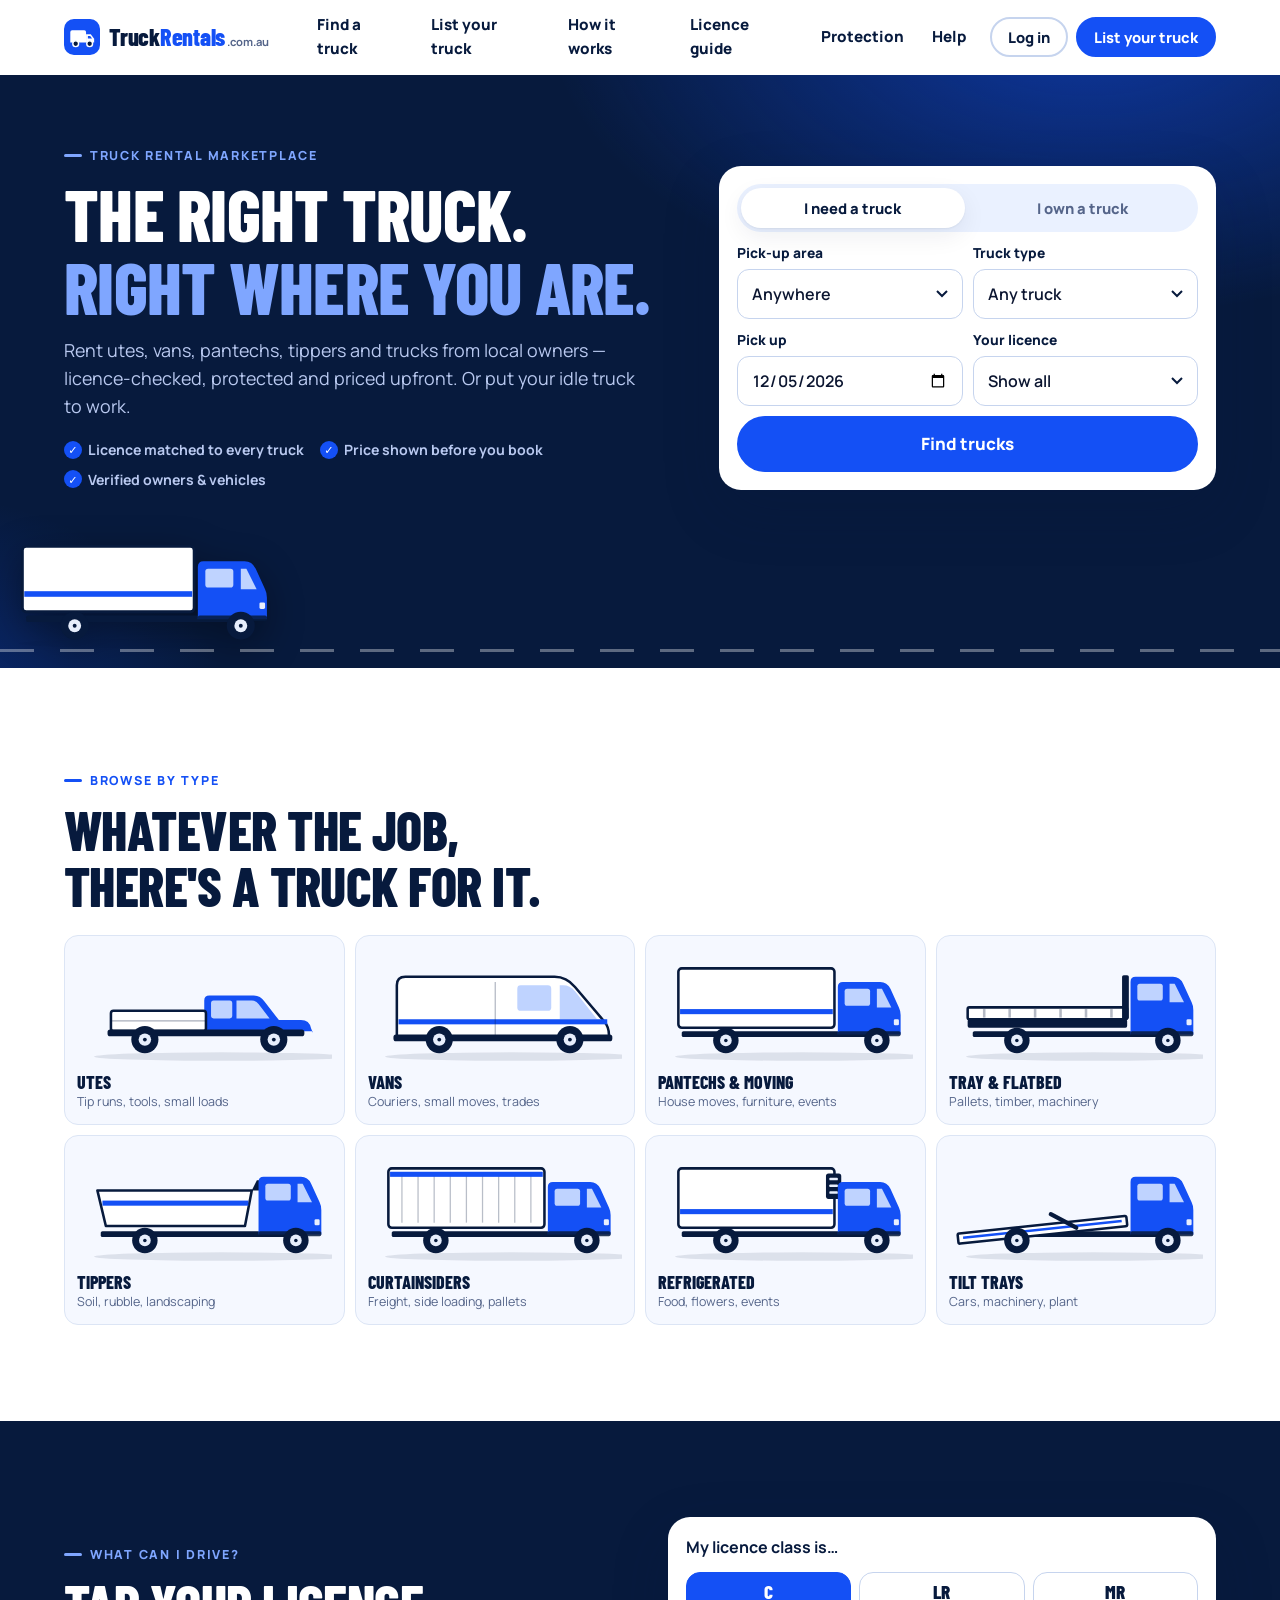
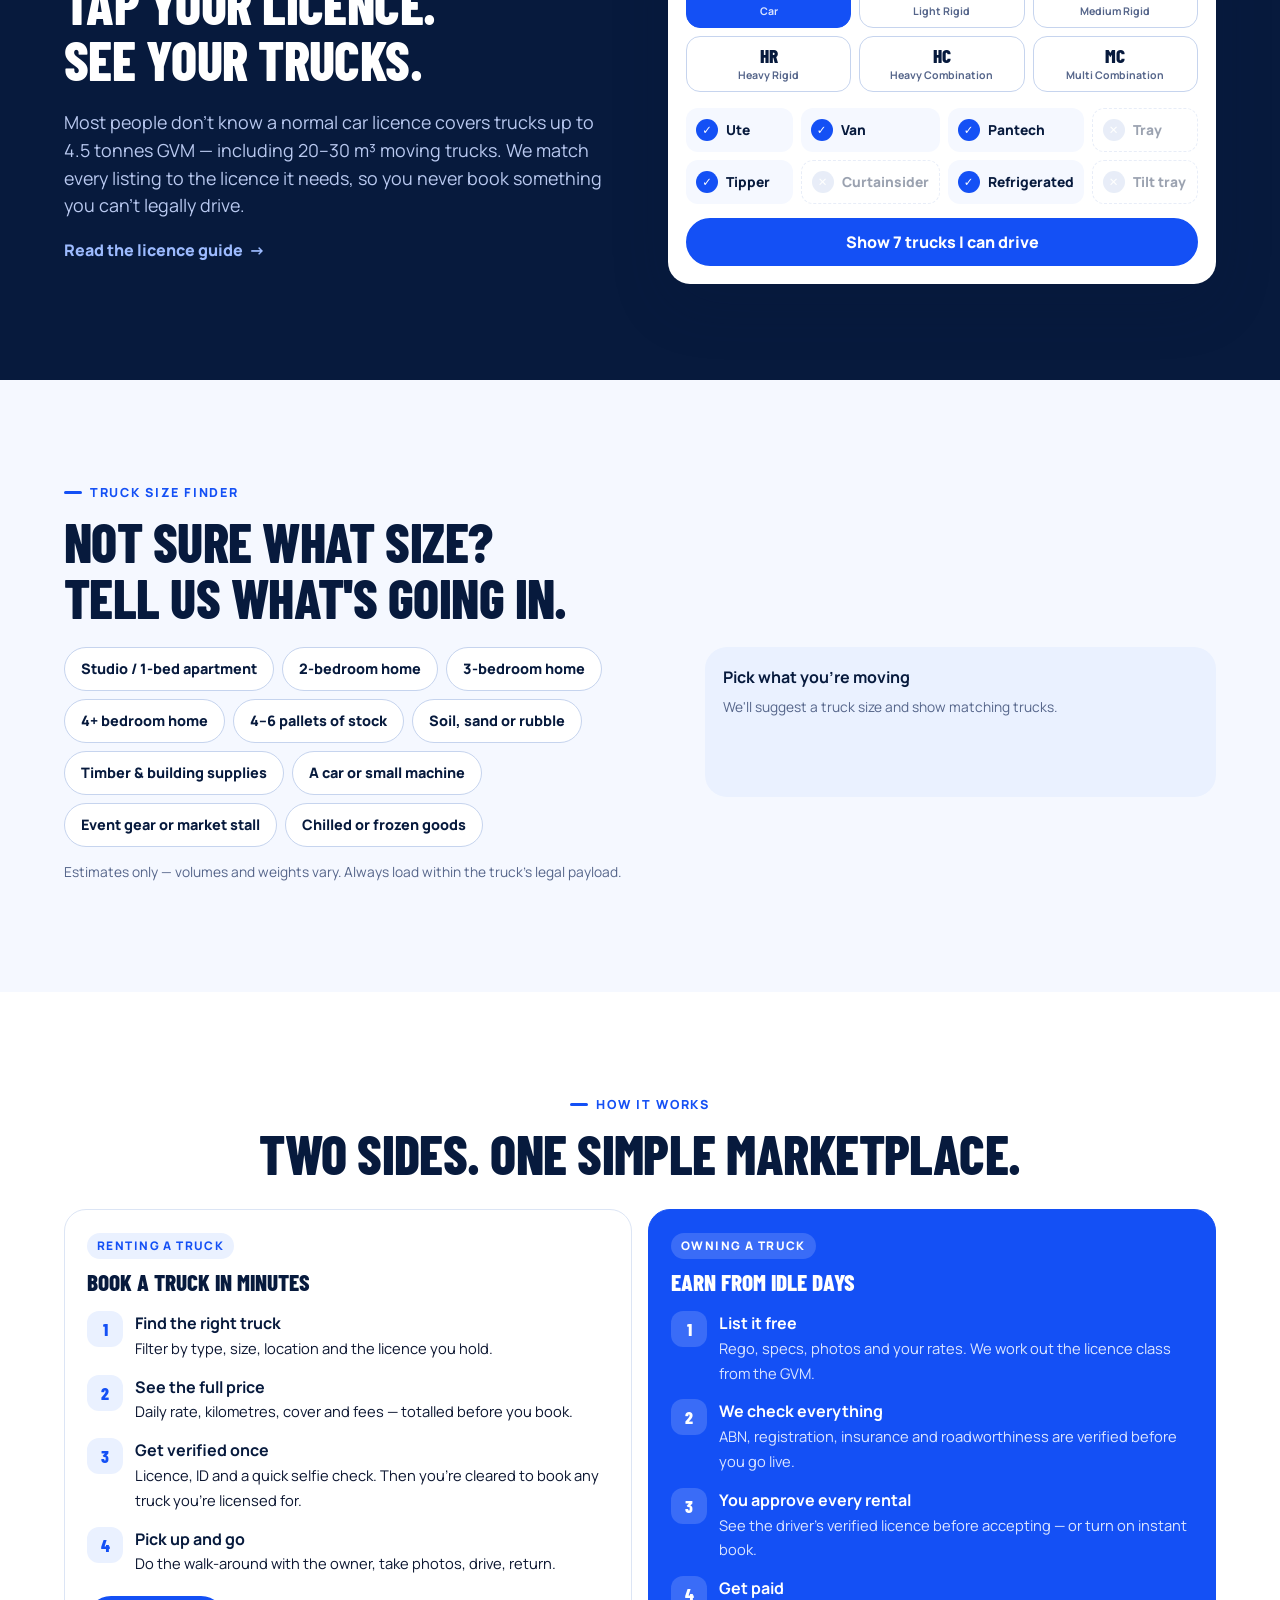
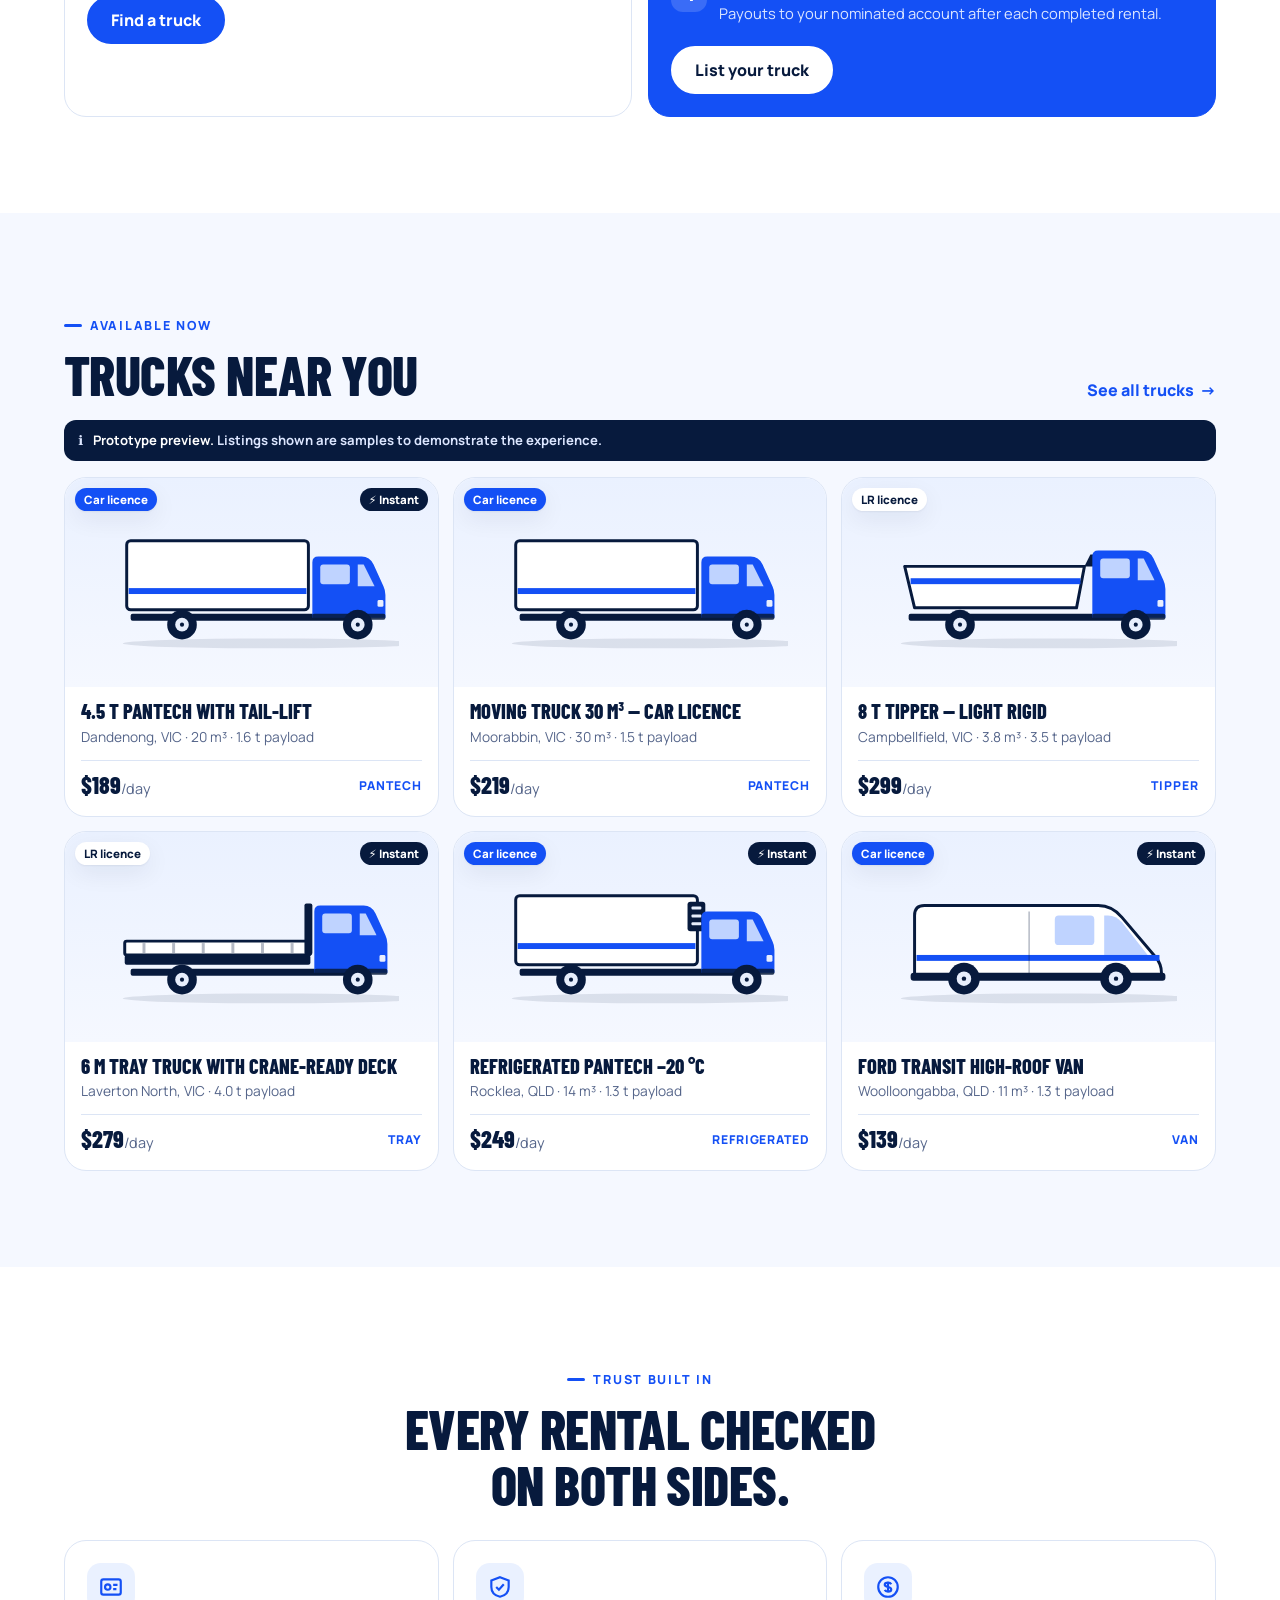
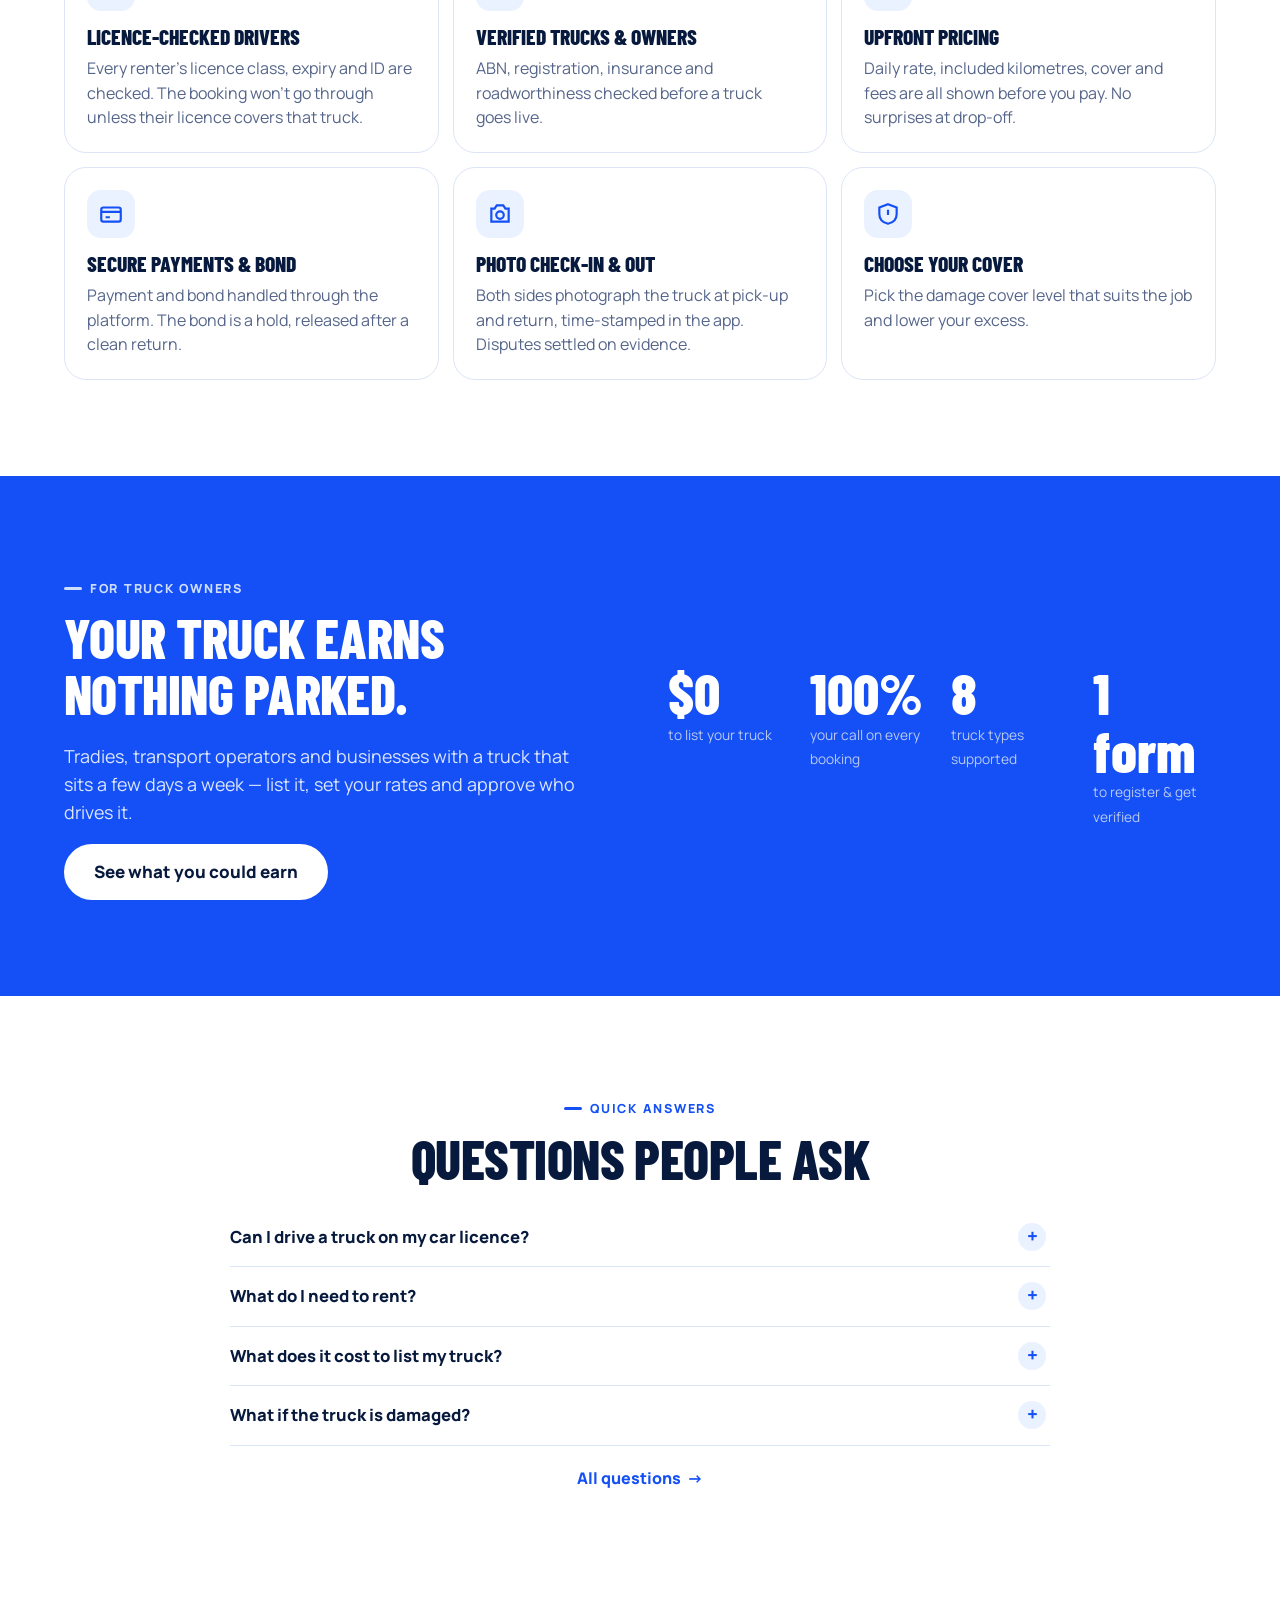
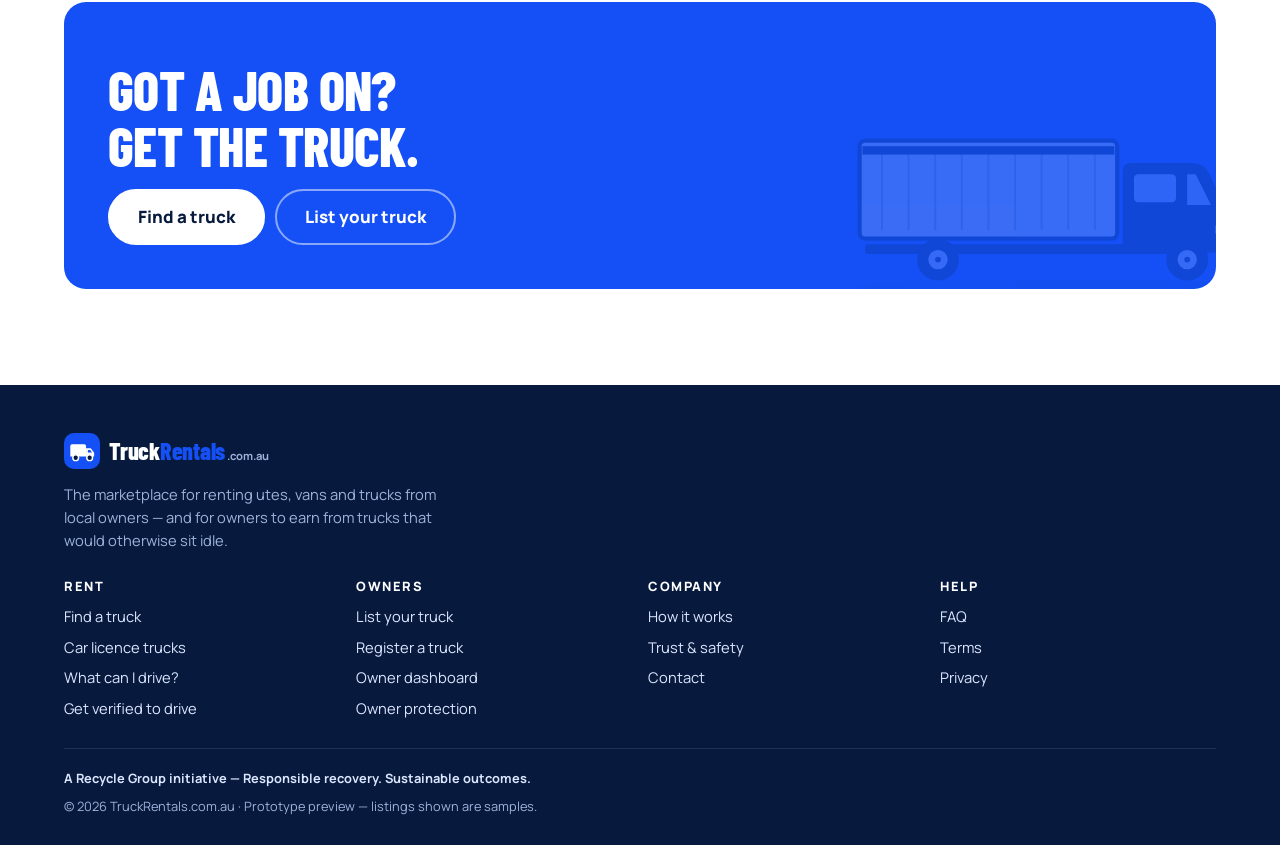
<file: index.html>
<!doctype html>
<html lang="en-AU"><head>
<meta charset="utf-8"><meta name="viewport" content="width=device-width,initial-scale=1,viewport-fit=cover">
<title>TruckRentals.com.au — Rent a ute, van or truck from local owners</title><meta name="description" content="Rent utes, vans, pantechs, tippers and trucks from local owners — licence-checked, protected and priced upfront. Or list your truck and earn when it would otherwise sit idle.">
<meta name="theme-color" content="#071A3D">
<meta property="og:title" content="TruckRentals.com.au — Rent a ute, van or truck from local owners"><meta property="og:description" content="Rent utes, vans, pantechs, tippers and trucks from local owners — licence-checked, protected and priced upfront. Or list your truck and earn when it would otherwise sit idle."><meta property="og:type" content="website">
<link rel="icon" href="assets/img/favicon.svg" type="image/svg+xml">
<link rel="preconnect" href="https://fonts.googleapis.com"><link rel="preconnect" href="https://fonts.gstatic.com" crossorigin>
<link href="https://fonts.googleapis.com/css2?family=Barlow+Condensed:wght@700;800&family=Manrope:wght@500;600;700;800&display=swap" rel="stylesheet">
<link rel="stylesheet" href="assets/css/main.css">
</head><body class="home">
<a class="sr" href="#main">Skip to content</a>
<header class="site-header"><div class="wrap hdr">
  <a class="logo" href="index.html" aria-label="TruckRentals.com.au home"><svg class="logo-mark" viewBox="0 0 40 40" aria-hidden="true"><rect width="40" height="40" rx="11" fill="#1450F5"/><path d="M7 26V14.5a2 2 0 0 1 2-2h13.5a2 2 0 0 1 2 2V26Z" fill="#fff"/><path d="M24.5 17h5.2l3.8 5v4h-9Z" fill="#fff"/><path d="M26.5 18.8h2.6l2.1 2.9h-4.7Z" fill="#1450F5"/><circle cx="13" cy="27.5" r="3.2" fill="#071A3D" stroke="#fff" stroke-width="1.6"/><circle cx="28.5" cy="27.5" r="3.2" fill="#071A3D" stroke="#fff" stroke-width="1.6"/></svg><span class="logo-word">Truck<b>Rentals</b><small>.com.au</small></span></a>
  <nav id="siteNav" aria-label="Main"><a href="trucks.html">Find a truck</a><a href="list-your-truck.html">List your truck</a><a href="how-it-works.html">How it works</a><a href="licence-guide.html">Licence guide</a><a href="protection.html">Protection</a><a href="faq.html">Help</a>
    <div class="nav-cta"><a class="btn btn-lg" href="trucks.html">Find a truck</a><a class="btn btn-ghost btn-lg" href="owner-register.html">List your truck</a><a class="btn btn-ghost btn-lg" href="signup.html">Log in or sign up</a></div>
  </nav>
  <div class="hdr-actions"><span data-auth><a class="btn btn-ghost btn-sm hide-sm" href="signup.html?mode=login">Log in</a></span>
    <a class="btn btn-sm hdr-signup" href="owner-register.html">List your truck</a>
    <button class="nav-toggle" id="navToggle" aria-label="Menu" aria-expanded="false" aria-controls="siteNav"><span></span></button></div>
</div></header>
<main id="main">
<section class="hero">
  <div class="wrap hero-grid">
    <div>
      <span class="eyebrow" style="color:#7FA6FF">Truck rental marketplace</span>
      <h1>The right truck.<br><em>Right where you are.</em></h1>
      <p class="lede">Rent utes, vans, pantechs, tippers and trucks from local owners — licence-checked, protected and priced upfront. Or put your idle truck to work.</p>
      <ul class="hero-badges"><li>Licence matched to every truck</li><li>Price shown before you book</li><li>Verified owners &amp; vehicles</li></ul>
    </div>
    <div class="search-card" id="search">
      <div class="search-tabs" role="tablist">
        <button role="tab" aria-selected="true" data-tab="hire">I need a truck</button>
        <button role="tab" aria-selected="false" data-tab="list">I own a truck</button>
      </div>
      <form class="sf" data-pane="hire" action="trucks.html">
        <div class="field"><label for="s-where">Pick-up area</label>
          <select id="s-where" name="city"><option value="">Anywhere</option><option>Melbourne</option><option>Brisbane</option></select></div>
        <div class="field"><label for="s-type">Truck type</label>
          <select id="s-type" name="type"><option value="">Any truck</option></select></div>
        <div class="field"><label for="s-from">Pick up</label><input type="date" id="s-from" name="from"></div>
        <div class="field"><label for="s-lic">Your licence</label>
          <select id="s-lic" name="licence"><option value="">Show all</option></select></div>
        <button class="btn btn-lg" type="submit">Find trucks</button>
      </form>
      <form class="sf" data-pane="list" hidden action="list-your-truck.html#earn">
        <div class="field"><label for="l-type">What do you own?</label><select id="l-type" name="type"></select></div>
        <div class="field"><label for="l-days">Days it sits idle each week</label><select id="l-days" name="days"><option>1</option><option selected>2</option><option>3</option><option>4</option><option>5</option></select></div>
        <button class="btn btn-lg" type="submit">See what you could earn</button>
      </form>
    </div>
  </div>
  <div class="hero-road" aria-hidden="true"><div class="hero-truck" id="heroTruck"></div></div>
</section>

<section class="section">
  <div class="wrap">
    <span class="eyebrow">Browse by type</span>
    <h2>Whatever the job,<br>there's a truck for it.</h2>
    <div class="cat-grid reveal" id="cats" style="margin-top:22px"></div>
  </div>
</section>

<section class="section section-navy" id="drive">
  <div class="wrap split">
    <div>
      <span class="eyebrow" style="color:#7FA6FF">What can I drive?</span>
      <h2>Tap your licence. See your trucks.</h2>
      <p class="lede" style="color:#B9C9F0">Most people don't know a normal car licence covers trucks up to 4.5 tonnes GVM — including 20–30 m³ moving trucks. We match every listing to the licence it needs, so you never book something you can't legally drive.</p>
      <a class="link-arrow" href="licence-guide.html" style="color:#9DBBFF">Read the licence guide</a>
    </div>
    <div class="matcher reveal">
      <b style="color:var(--navy)">My licence class is…</b>
      <div class="lic-pills" id="licPills"></div>
      <div class="matcher-out" id="licOut"></div>
      <a class="btn btn-block" id="licGo" href="trucks.html?licence=C" style="margin-top:14px">Show trucks I can drive</a>
    </div>
  </div>
</section>

<section class="section section-sky" id="fit">
  <div class="wrap">
    <span class="eyebrow">Truck size finder</span>
    <h2>Not sure what size?<br>Tell us what's going in.</h2>
    <div class="loadfit" style="margin-top:20px">
      <div>
        <div class="load-opts" id="loadOpts"></div>
        <p class="small muted" style="margin-top:14px">Estimates only — volumes and weights vary. Always load within the truck's legal payload.</p>
      </div>
      <div class="fit-result" id="fitOut" aria-live="polite"><b style="color:var(--navy)">Pick what you're moving</b><p class="muted small" style="margin:6px 0 0">We'll suggest a truck size and show matching trucks.</p></div>
    </div>
  </div>
</section>

<section class="section">
  <div class="wrap">
    <div class="center" style="margin-bottom:28px"><span class="eyebrow">How it works</span><h2>Two sides. One simple marketplace.</h2></div>
    <div class="lanes">
      <div class="lane reveal">
        <span class="lane-tag">Renting a truck</span>
        <h3>Book a truck in minutes</h3>
        <ol class="steps-n">
          <li><div><b>Find the right truck</b><span>Filter by type, size, location and the licence you hold.</span></div></li>
          <li><div><b>See the full price</b><span>Daily rate, kilometres, cover and fees — totalled before you book.</span></div></li>
          <li><div><b>Get verified once</b><span>Licence, ID and a quick selfie check. Then you're cleared to book any truck you're licensed for.</span></div></li>
          <li><div><b>Pick up and go</b><span>Do the walk-around with the owner, take photos, drive, return.</span></div></li>
        </ol>
        <a class="btn" href="trucks.html">Find a truck</a>
      </div>
      <div class="lane lane-blue reveal">
        <span class="lane-tag">Owning a truck</span>
        <h3>Earn from idle days</h3>
        <ol class="steps-n">
          <li><div><b>List it free</b><span>Rego, specs, photos and your rates. We work out the licence class from the GVM.</span></div></li>
          <li><div><b>We check everything</b><span>ABN, registration, insurance and roadworthiness are verified before you go live.</span></div></li>
          <li><div><b>You approve every rental</b><span>See the driver's verified licence before accepting — or turn on instant book.</span></div></li>
          <li><div><b>Get paid</b><span>Payouts to your nominated account after each completed rental.</span></div></li>
        </ol>
        <a class="btn btn-white" href="list-your-truck.html">List your truck</a>
      </div>
    </div>
  </div>
</section>

<section class="section section-sky">
  <div class="wrap">
    <div style="display:flex;justify-content:space-between;align-items:end;gap:16px;flex-wrap:wrap;margin-bottom:18px">
      <div><span class="eyebrow">Available now</span><h2 style="margin:0">Trucks near you</h2></div>
      <a class="link-arrow" href="trucks.html">See all trucks</a>
    </div>
    <div class="sample-flag" style="margin-bottom:16px"><span>ℹ️</span><span><b>Prototype preview.</b> Listings shown are samples to demonstrate the experience.</span></div>
    <div class="truck-grid" id="featured"></div>
  </div>
</section>

<section class="section">
  <div class="wrap">
    <div class="center" style="margin-bottom:28px"><span class="eyebrow">Trust built in</span><h2>Every rental checked<br>on both sides.</h2></div>
    <div class="feature-grid">
      <div class="feature reveal"><div class="ico"><svg viewBox="0 0 24 24" fill="none" stroke="currentColor" stroke-width="2"><rect x="3" y="5" width="18" height="14" rx="2"/><circle cx="9" cy="12" r="2.5"/><path d="M14 10h4M14 14h3"/></svg></div><h3>Licence-checked drivers</h3><p>Every renter's licence class, expiry and ID are checked. The booking won't go through unless their licence covers that truck.</p></div>
      <div class="feature reveal"><div class="ico"><svg viewBox="0 0 24 24" fill="none" stroke="currentColor" stroke-width="2"><path d="M12 3l8 3v6c0 5-3.5 8-8 9-4.5-1-8-4-8-9V6z"/><path d="M8.5 12l2.5 2.5 4.5-5"/></svg></div><h3>Verified trucks &amp; owners</h3><p>ABN, registration, insurance and roadworthiness checked before a truck goes live.</p></div>
      <div class="feature reveal"><div class="ico"><svg viewBox="0 0 24 24" fill="none" stroke="currentColor" stroke-width="2"><circle cx="12" cy="12" r="9"/><path d="M12 7v10M15 9.5c-.5-1-1.6-1.5-3-1.5-1.7 0-3 .8-3 2s1.3 1.7 3 2 3 .9 3 2.2-1.4 2-3 2c-1.5 0-2.6-.6-3-1.6"/></svg></div><h3>Upfront pricing</h3><p>Daily rate, included kilometres, cover and fees are all shown before you pay. No surprises at drop-off.</p></div>
      <div class="feature reveal"><div class="ico"><svg viewBox="0 0 24 24" fill="none" stroke="currentColor" stroke-width="2"><rect x="3" y="6" width="18" height="13" rx="2"/><path d="M3 10h18M7 15h4"/></svg></div><h3>Secure payments &amp; bond</h3><p>Payment and bond handled through the platform. The bond is a hold, released after a clean return.</p></div>
      <div class="feature reveal"><div class="ico"><svg viewBox="0 0 24 24" fill="none" stroke="currentColor" stroke-width="2"><path d="M4 7h3l2-3h6l2 3h3v12H4z"/><circle cx="12" cy="13" r="3.5"/></svg></div><h3>Photo check-in &amp; out</h3><p>Both sides photograph the truck at pick-up and return, time-stamped in the app. Disputes settled on evidence.</p></div>
      <div class="feature reveal"><div class="ico"><svg viewBox="0 0 24 24" fill="none" stroke="currentColor" stroke-width="2"><path d="M12 3l8 3v6c0 5-3.5 8-8 9-4.5-1-8-4-8-9V6z"/><path d="M12 8v5M12 16h.01"/></svg></div><h3>Choose your cover</h3><p>Pick the damage cover level that suits the job and lower your excess.</p></div>
    </div>
  </div>
</section>

<section class="section section-blue">
  <div class="wrap split">
    <div>
      <span class="eyebrow" style="color:#CFDDFF">For truck owners</span>
      <h2>Your truck earns nothing parked.</h2>
      <p class="lede" style="color:#DCE6FF">Tradies, transport operators and businesses with a truck that sits a few days a week — list it, set your rates and approve who drives it.</p>
      <a class="btn btn-white btn-lg" href="list-your-truck.html">See what you could earn</a>
    </div>
    <div class="stat-band" style="margin-top:20px">
      <div class="stat"><b>$0</b><span>to list your truck</span></div>
      <div class="stat"><b>100%</b><span>your call on every booking</span></div>
      <div class="stat"><b>8</b><span>truck types supported</span></div>
      <div class="stat"><b>1 form</b><span>to register &amp; get verified</span></div>
    </div>
  </div>
</section>

<section class="section">
  <div class="wrap">
    <div class="center" style="margin-bottom:10px"><span class="eyebrow">Quick answers</span><h2>Questions people ask</h2></div>
    <div class="faq">
      <div class="faq-item"><button class="faq-q" aria-expanded="false">Can I drive a truck on my car licence?</button><div class="faq-a">Yes — a standard car (C) licence covers vehicles up to 4.5 tonnes GVM, which includes utes, vans and many 20–30 m³ moving trucks. Anything heavier needs an LR, MR or HR licence. Every listing shows the licence it needs.</div></div>
      <div class="faq-item"><button class="faq-q" aria-expanded="false">What do I need to rent?</button><div class="faq-a">A current Australian driver licence of the right class, photo ID, and a payment card for the rental and bond. You verify once, then book any truck your licence covers.</div></div>
      <div class="faq-item"><button class="faq-q" aria-expanded="false">What does it cost to list my truck?</button><div class="faq-a">Listing is free. A commission is deducted from each completed rental, shown clearly before you accept any booking.</div></div>
      <div class="faq-item"><button class="faq-q" aria-expanded="false">What if the truck is damaged?</button><div class="faq-a">The renter's chosen cover level sets their excess. Check-in and check-out photos are used to resolve any claim. See <a href="protection.html">Protection</a> for details.</div></div>
    </div>
    <p class="center" style="margin-top:20px"><a class="link-arrow" href="faq.html">All questions</a></p>
  </div>
</section>

<section class="section" style="padding-top:0">
  <div class="wrap"><div class="cta-band"><span id="ctaTruck"></span>
    <h2>Got a job on?<br>Get the truck.</h2>
    <div class="btns"><a class="btn btn-white btn-lg" href="trucks.html">Find a truck</a><a class="btn btn-outline-w btn-lg" href="list-your-truck.html">List your truck</a></div>
  </div></div>
</section>

<script>
document.addEventListener('DOMContentLoaded', () => {
  $('#heroTruck').innerHTML = truckSVG('box', { title: 'Truck' });
  $('#ctaTruck').innerHTML = truckSVG('curtain', { body: '#FFFFFF', cab: '#071A3D' });
  // search tabs
  $$('.search-tabs button').forEach(b => b.addEventListener('click', () => {
    $$('.search-tabs button').forEach(x => x.setAttribute('aria-selected', x === b));
    $$('#search [data-pane]').forEach(p => p.hidden = p.dataset.pane !== b.dataset.tab);
  }));
  const typeOpts = TH_TYPES.map(t => `<option value="${t.id}">${t.name}</option>`).join('');
  $('#s-type').insertAdjacentHTML('beforeend', typeOpts); $('#l-type').innerHTML = typeOpts;
  $('#s-lic').insertAdjacentHTML('beforeend', TH_LICENCES.slice(0, 4).map(l => `<option value="${l.code}">${l.name}</option>`).join(''));
  const d = new Date(); d.setDate(d.getDate() + 1); $('#s-from').value = d.toISOString().slice(0, 10); $('#s-from').min = new Date().toISOString().slice(0, 10);

  // categories
  $('#cats').innerHTML = TH_TYPES.map(t => `<a class="cat" href="trucks.html?type=${t.id}">${truckSVG(t.id)}<b>${t.name}</b><small>${t.blurb}</small></a>`).join('');

  // licence matcher
  const trucks = allTrucks();
  const lics = TH_LICENCES.slice(0, 6);
  $('#licPills').innerHTML = lics.map((l, i) => `<button type="button" data-l="${l.code}" aria-pressed="${i === 0}">${l.code}<small>${l.code === 'C' ? 'Car' : l.name.split(' (')[0]}</small></button>`).join('');
  function showLic(code) {
    $$('#licPills button').forEach(b => b.setAttribute('aria-pressed', b.dataset.l === code));
    $('#licOut').innerHTML = TH_TYPES.map(t => {
      const ok = trucks.some(x => x.type === t.id && canDrive(code, x.licence));
      return `<div class="mo ${ok ? '' : 'no'}"><i>${ok ? '✓' : '✕'}</i>${t.short}</div>`;
    }).join('');
    const n = trucks.filter(x => canDrive(code, x.licence)).length;
    $('#licGo').href = 'trucks.html?licence=' + code;
    $('#licGo').textContent = `Show ${n} trucks I can drive`;
  }
  $('#licPills').addEventListener('click', e => { const b = e.target.closest('button'); if (b) showLic(b.dataset.l); });
  showLic('C');

  // load fit
  $('#loadOpts').innerHTML = TH_LOADS.map(l => `<button type="button" data-id="${l.id}" aria-pressed="false">${l.name}</button>`).join('');
  $('#loadOpts').addEventListener('click', e => {
    const b = e.target.closest('button'); if (!b) return;
    $$('#loadOpts button').forEach(x => x.setAttribute('aria-pressed', x === b));
    const L = TH_LOADS.find(x => x.id === b.dataset.id);
    const fits = trucks.filter(t => L.type.includes(t.type) && t.payload >= L.kg * 0.9 && (L.m3 === 0 || t.m3 === 0 || t.m3 >= L.m3 * 0.9))
                       .sort((a, z) => a.dayRate - z.dayRate);
    const best = fits[0];
    if (!best) { $('#fitOut').innerHTML = `<b>No exact match listed yet</b><p class="small muted">Try browsing all trucks.</p><a class="btn btn-sm" href="trucks.html">Browse trucks</a>`; return; }
    const pctV = L.m3 && best.m3 ? Math.min(100, Math.round(L.m3 / best.m3 * 100)) : null;
    const pctW = Math.min(100, Math.round(L.kg / best.payload * 100));
    $('#fitOut').innerHTML = `
      <span class="pill p-blue">Suggested</span>
      <h3 style="margin:10px 0 2px">${TH_TYPE[best.type].short}${best.m3 ? ' · ' + best.m3 + ' m³' : ''}</h3>
      <p class="small muted" style="margin:0">About ${L.m3 ? L.m3 + ' m³ and ' : ''}${(L.kg / 1000).toFixed(1)} t of load · needs ${best.licence === 'C' ? 'a car licence' : 'an ' + best.licence + ' licence'}</p>
      ${pctV !== null ? `<div class="fit-meter"><span style="width:${pctV}%"></span></div><div class="small muted">Space used ~${pctV}%</div>` : ''}
      <div class="fit-meter"><span style="width:${pctW}%;background:var(--navy)"></span></div><div class="small muted">Payload used ~${pctW}%</div>
      <div style="display:flex;gap:8px;flex-wrap:wrap;margin-top:14px"><a class="btn btn-sm" href="truck.html?id=${best.id}">From ${money(best.dayRate)}/day</a><a class="btn btn-ghost btn-sm" href="trucks.html?type=${best.type}">${fits.length} matching trucks</a></div>`;
  });

  // featured
  $('#featured').innerHTML = trucks.filter(t => ['th-1003','th-1004','th-1009','th-1006','th-1011','th-1005'].includes(t.id)).map(t => truckCard(t)).join('');
});
</script>
</main>
<footer class="site-footer"><div class="wrap">
  <a class="logo" href="index.html"><svg class="logo-mark" viewBox="0 0 40 40" aria-hidden="true"><rect width="40" height="40" rx="11" fill="#1450F5"/><path d="M7 26V14.5a2 2 0 0 1 2-2h13.5a2 2 0 0 1 2 2V26Z" fill="#fff"/><path d="M24.5 17h5.2l3.8 5v4h-9Z" fill="#fff"/><path d="M26.5 18.8h2.6l2.1 2.9h-4.7Z" fill="#1450F5"/><circle cx="13" cy="27.5" r="3.2" fill="#071A3D" stroke="#fff" stroke-width="1.6"/><circle cx="28.5" cy="27.5" r="3.2" fill="#071A3D" stroke="#fff" stroke-width="1.6"/></svg><span class="logo-word">Truck<b>Rentals</b><small>.com.au</small></span></a>
  <p style="max-width:44ch;margin-top:14px">The marketplace for renting utes, vans and trucks from local owners — and for owners to earn from trucks that would otherwise sit idle.</p>
  <div class="fgrid">
    <div><h4>Rent</h4><ul><li><a href="trucks.html">Find a truck</a></li><li><a href="trucks.html?licence=C">Car licence trucks</a></li><li><a href="licence-guide.html">What can I drive?</a></li><li><a href="signup.html?role=renter">Get verified to drive</a></li></ul></div>
    <div><h4>Owners</h4><ul><li><a href="list-your-truck.html">List your truck</a></li><li><a href="owner-register.html">Register a truck</a></li><li><a href="dashboard.html">Owner dashboard</a></li><li><a href="protection.html#owners">Owner protection</a></li></ul></div>
    <div><h4>Company</h4><ul><li><a href="how-it-works.html">How it works</a></li><li><a href="protection.html">Trust &amp; safety</a></li><li><a href="contact.html">Contact</a></li></ul></div>
    <div><h4>Help</h4><ul><li><a href="faq.html">FAQ</a></li><li><a href="terms.html">Terms</a></li><li><a href="privacy.html">Privacy</a></li></ul></div>
  </div>
  <div class="foot-base"><span class="group-line">A Recycle Group initiative — Responsible recovery. Sustainable outcomes.</span><span>© 2026 TruckRentals.com.au · Prototype preview — listings shown are samples.</span></div>
</div></footer>
<script src="assets/js/data.js"></script><script src="assets/js/trucks-svg.js"></script><script src="assets/js/app.js"></script>
</body></html>
</file>
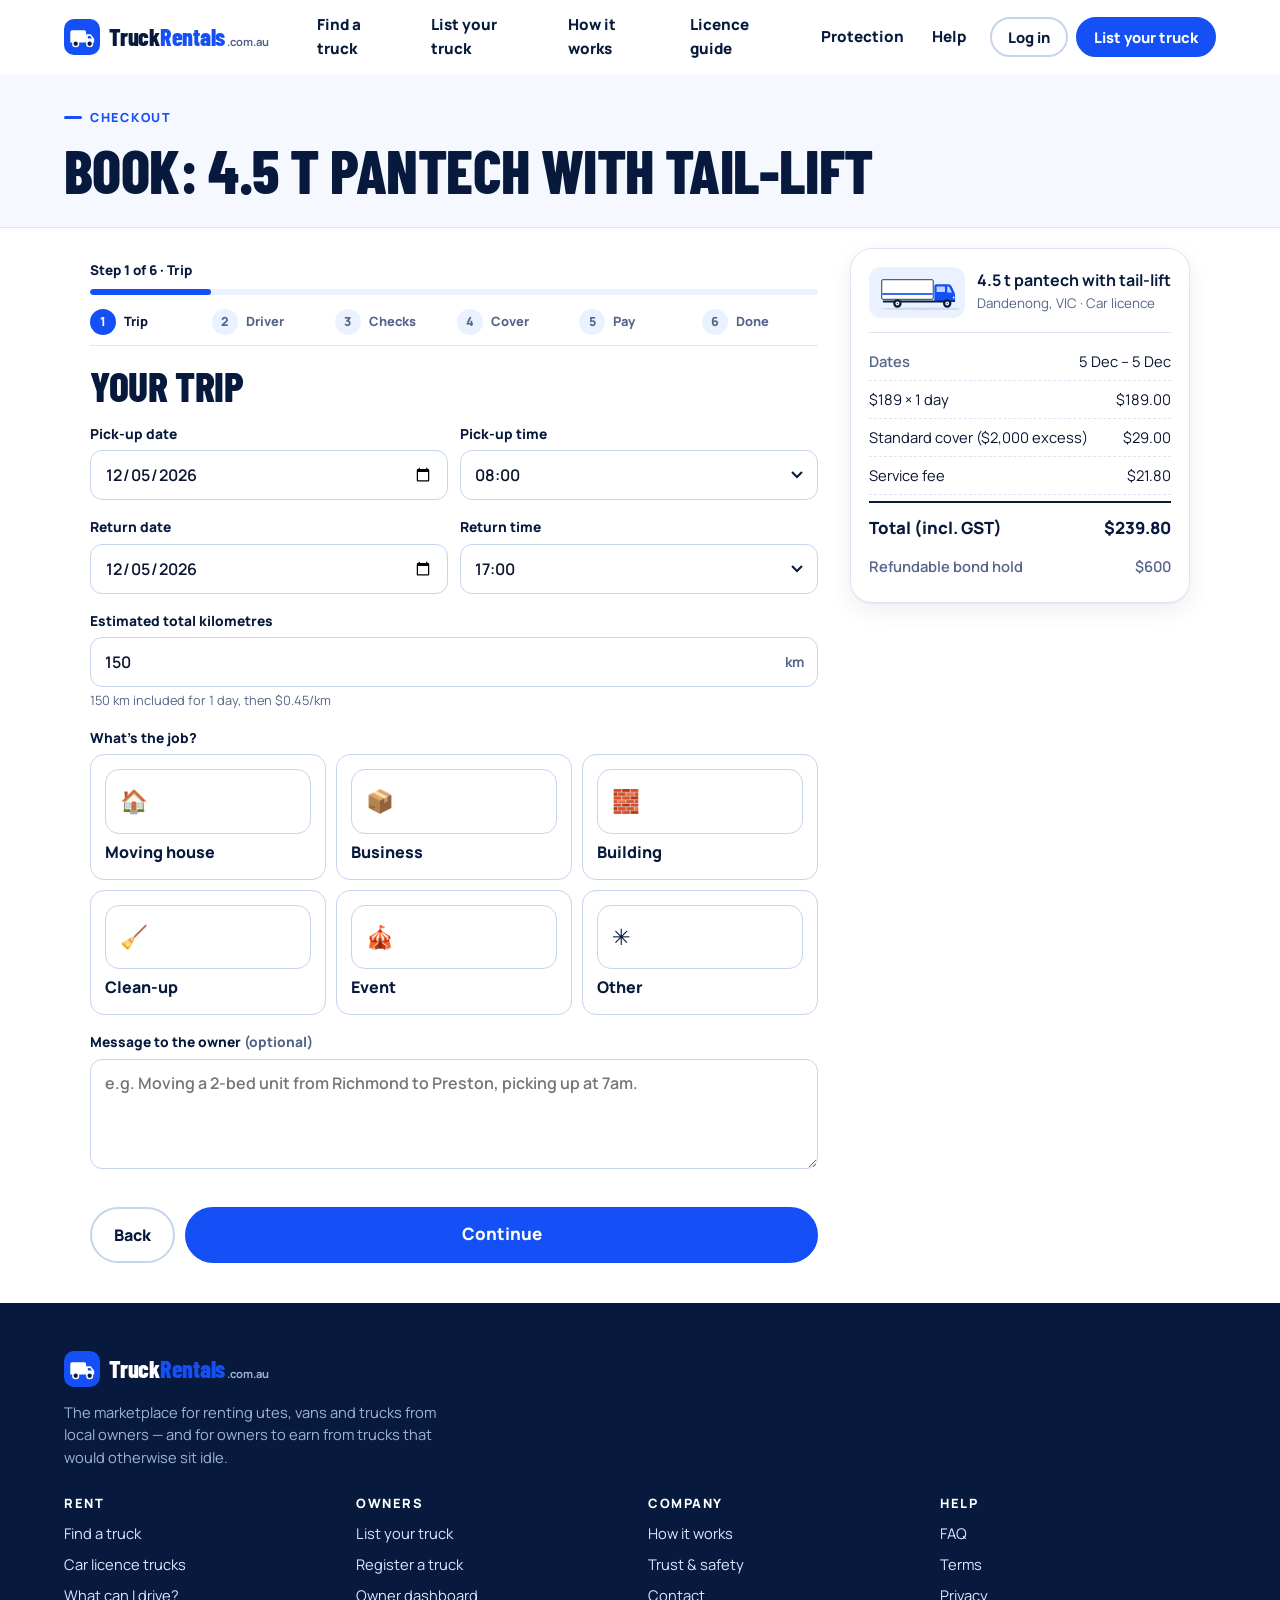
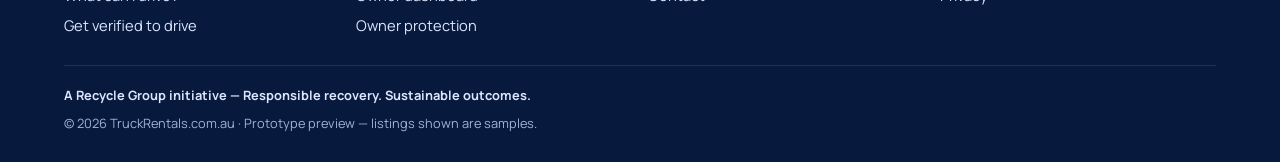
<file: book.html>
<!doctype html>
<html lang="en-AU"><head>
<meta charset="utf-8"><meta name="viewport" content="width=device-width,initial-scale=1,viewport-fit=cover">
<title>Book your truck | TruckRentals.com.au</title><meta name="description" content="Confirm your dates, verify your licence, choose cover and book.">
<meta name="theme-color" content="#071A3D">
<meta property="og:title" content="Book your truck | TruckRentals.com.au"><meta property="og:description" content="Confirm your dates, verify your licence, choose cover and book."><meta property="og:type" content="website">
<link rel="icon" href="assets/img/favicon.svg" type="image/svg+xml">
<link rel="preconnect" href="https://fonts.googleapis.com"><link rel="preconnect" href="https://fonts.gstatic.com" crossorigin>
<link href="https://fonts.googleapis.com/css2?family=Barlow+Condensed:wght@700;800&family=Manrope:wght@500;600;700;800&display=swap" rel="stylesheet">
<link rel="stylesheet" href="assets/css/main.css">
</head><body class="">
<a class="sr" href="#main">Skip to content</a>
<header class="site-header"><div class="wrap hdr">
  <a class="logo" href="index.html" aria-label="TruckRentals.com.au home"><svg class="logo-mark" viewBox="0 0 40 40" aria-hidden="true"><rect width="40" height="40" rx="11" fill="#1450F5"/><path d="M7 26V14.5a2 2 0 0 1 2-2h13.5a2 2 0 0 1 2 2V26Z" fill="#fff"/><path d="M24.5 17h5.2l3.8 5v4h-9Z" fill="#fff"/><path d="M26.5 18.8h2.6l2.1 2.9h-4.7Z" fill="#1450F5"/><circle cx="13" cy="27.5" r="3.2" fill="#071A3D" stroke="#fff" stroke-width="1.6"/><circle cx="28.5" cy="27.5" r="3.2" fill="#071A3D" stroke="#fff" stroke-width="1.6"/></svg><span class="logo-word">Truck<b>Rentals</b><small>.com.au</small></span></a>
  <nav id="siteNav" aria-label="Main"><a href="trucks.html">Find a truck</a><a href="list-your-truck.html">List your truck</a><a href="how-it-works.html">How it works</a><a href="licence-guide.html">Licence guide</a><a href="protection.html">Protection</a><a href="faq.html">Help</a>
    <div class="nav-cta"><a class="btn btn-lg" href="trucks.html">Find a truck</a><a class="btn btn-ghost btn-lg" href="owner-register.html">List your truck</a><a class="btn btn-ghost btn-lg" href="signup.html">Log in or sign up</a></div>
  </nav>
  <div class="hdr-actions"><span data-auth><a class="btn btn-ghost btn-sm hide-sm" href="signup.html?mode=login">Log in</a></span>
    <a class="btn btn-sm hdr-signup" href="owner-register.html">List your truck</a>
    <button class="nav-toggle" id="navToggle" aria-label="Menu" aria-expanded="false" aria-controls="siteNav"><span></span></button></div>
</div></header>
<main id="main">
<section class="page-head"><div class="wrap"><span class="eyebrow">Checkout</span><h1 id="bkTitle">Book your truck</h1></div></section>
<div class="wrap" style="padding-top:20px;padding-bottom:40px">
<div class="flow-wrap">
<form class="flow" id="flow" novalidate>
  <div class="stepper-head"><div class="stepper-count"></div><div class="stepper-progress"><span></span></div><ol class="stepper-bar"></ol></div>

  <!-- 1 TRIP -->
  <section class="step" data-label="Trip">
    <h2>Your trip</h2>
    <div class="grid-2">
      <div class="field"><label for="tFrom">Pick-up date</label><input type="date" id="tFrom" required></div>
      <div class="field"><label for="tFromT">Pick-up time</label><select id="tFromT" required></select></div>
      <div class="field"><label for="tTo">Return date</label><input type="date" id="tTo" required></div>
      <div class="field"><label for="tToT">Return time</label><select id="tToT" required></select></div>
    </div>
    <div class="field"><label for="tKm">Estimated total kilometres</label><div class="suffix"><input type="number" id="tKm" min="0" step="10" inputmode="numeric" required><span>km</span></div><small class="hint" id="kmHint"></small></div>
    <div class="field"><span class="lbl">What's the job?</span>
      <div class="choice-grid" id="purpose">
        <label class="choice"><input type="radio" name="purpose" value="Moving house" required><span><span class="ico">🏠</span>Moving house</span></label>
        <label class="choice"><input type="radio" name="purpose" value="Business / deliveries"><span><span class="ico">📦</span>Business</span></label>
        <label class="choice"><input type="radio" name="purpose" value="Building / landscaping"><span><span class="ico">🧱</span>Building</span></label>
        <label class="choice"><input type="radio" name="purpose" value="Rubbish / clean-up"><span><span class="ico">🧹</span>Clean-up</span></label>
        <label class="choice"><input type="radio" name="purpose" value="Event"><span><span class="ico">🎪</span>Event</span></label>
        <label class="choice"><input type="radio" name="purpose" value="Other"><span><span class="ico">✳️</span>Other</span></label>
      </div></div>
    <div class="field"><label for="tNote">Message to the owner <span class="muted">(optional)</span></label><textarea id="tNote" placeholder="e.g. Moving a 2-bed unit from Richmond to Preston, picking up at 7am."></textarea></div>
    <div class="step-actions"><a class="btn btn-ghost" id="backToTruck" href="trucks.html">Back</a><button class="btn btn-lg" data-next>Continue</button></div>
  </section>

  <!-- 2 DRIVER -->
  <section class="step" data-label="Driver" data-validate="checkDriver">
    <h2>Main driver</h2>
    <div class="notice"><span class="notice-ico">i</span><div><b>Verify once, book any time.</b>Your licence is checked against this truck's requirement before the booking can go through.</div></div>
    <div class="grid-2">
      <div class="field"><label for="dFirst">First name (as on licence)</label><input type="text" id="dFirst" autocomplete="given-name" required></div>
      <div class="field"><label for="dLast">Last name</label><input type="text" id="dLast" autocomplete="family-name" required></div>
      <div class="field"><label for="dEmail">Email</label><input type="email" id="dEmail" autocomplete="email" required pattern="[^@\s]+@[^@\s]+\.[^@\s]+" data-msg="Enter a valid email"></div>
      <div class="field"><label for="dMobile">Mobile</label><input type="tel" id="dMobile" autocomplete="tel" inputmode="tel" placeholder="04xx xxx xxx" required pattern="(\+?61|0)4\d{2}\s?\d{3}\s?\d{3}" data-msg="Enter an Australian mobile"></div>
      <div class="field"><label for="dDob">Date of birth</label><input type="date" id="dDob" autocomplete="bday" required></div>
      <div class="field"><label for="dState">Licence issued in</label><select id="dState" required><option value="">Select state</option><option>VIC</option><option>NSW</option><option>QLD</option><option>SA</option><option>WA</option><option>TAS</option><option>ACT</option><option>NT</option></select></div>
      <div class="field"><label for="dLicNo">Licence number</label><input type="text" id="dLicNo" required autocomplete="off" pattern="[A-Za-z0-9]{4,10}" data-msg="4–10 letters or numbers"></div>
      <div class="field"><label for="dCardNo">Card number <span class="muted">(on your licence card)</span></label><input type="text" id="dCardNo" autocomplete="off" pattern="[A-Za-z0-9]{6,10}" data-msg="6–10 letters or numbers"><small class="hint">Required in most states for document verification</small></div>
      <div class="field"><label for="dClass">Licence class</label><select id="dClass" required></select></div>
      <div class="field"><label for="dType">Licence type</label><select id="dType" required><option value="Full">Full / open</option><option value="P2">Provisional (P2 / green)</option><option value="P1">Provisional (P1 / red)</option><option value="L">Learner</option></select></div>
      <div class="field"><label for="dExp">Expiry date</label><input type="date" id="dExp" required></div>
      <div class="field"><label for="dHeld">Year you got this class</label><input type="number" id="dHeld" inputmode="numeric" min="1960" required></div>
    </div>
    <div id="licCheck"></div>
    <h3 style="margin-top:8px">Photos for verification</h3>
    <div class="grid-3">
      <div class="field"><div class="upload"><input type="file" accept="image/*" capture="environment" id="upFront" required data-msg="Add a photo"><div class="up-ico">🪪</div><b>Licence front</b><small>Tap to snap</small><div class="upload-prev"></div></div></div>
      <div class="field"><div class="upload"><input type="file" accept="image/*" capture="environment" id="upBack" required data-msg="Add a photo"><div class="up-ico">🔄</div><b>Licence back</b><small>Tap to snap</small><div class="upload-prev"></div></div></div>
      <div class="field"><div class="upload"><input type="file" accept="image/*" capture="user" id="upSelfie" required data-msg="Add a selfie"><div class="up-ico">🤳</div><b>Selfie</b><small>Matched to your licence</small><div class="upload-prev"></div></div></div>
    </div>
    <div class="step-actions"><button class="btn btn-ghost" data-back>Back</button><button class="btn btn-lg" data-next>Verify my licence</button></div>
  </section>

  <!-- 3 VERIFY -->
  <section class="step" data-label="Checks" data-validate="checkVerified">
    <h2>Running your checks</h2>
    <ul class="vlist" id="vlist"></ul>
    <p class="small muted" style="margin-top:14px">Prototype: these checks are simulated. In production, ID and licence are verified with an identity-verification provider through the government Document Verification Service (DVS).</p>
    <div class="step-actions"><button class="btn btn-ghost" data-back>Edit details</button><button class="btn btn-lg" data-next id="vNext" disabled>Continue</button></div>
  </section>

  <!-- 4 COVER -->
  <section class="step" data-label="Cover" data-validate="checkDecl">
    <h2>Cover &amp; extras</h2>
    <div class="cover-grid" id="coverGrid"></div>
    <h3 style="margin-top:22px">Extras</h3>
    <div id="extrasList"></div>
    <div id="wdNotice"></div>
    <h3 style="margin-top:22px">Driver declarations</h3>
    <div class="field" id="declWrap">
      <label class="check"><input type="checkbox" class="decl" required><span><b>Only listed, verified drivers will drive</b><small>Additional drivers must be added and verified.</small></span></label>
      <label class="check"><input type="checkbox" class="decl" required><span><b>I'll load within the legal payload and restrain the load</b><small id="payloadDecl"></small></span></label>
      <label class="check"><input type="checkbox" class="decl" required><span><b>No driving under the influence, and I'll follow road rules</b><small>Tolls, fines and infringements during the rental are the renter's responsibility.</small></span></label>
      <label class="check"><input type="checkbox" class="decl" required><span><b>No serious licence suspensions or at-fault claims in the last 3 years</b><small>Tell us before booking if this isn't true.</small></span></label>
    </div>
    <div class="step-actions"><button class="btn btn-ghost" data-back>Back</button><button class="btn btn-lg" data-next>Continue to payment</button></div>
  </section>

  <!-- 5 PAY -->
  <section class="step" data-label="Pay">
    <h2>Payment</h2>
    <div class="notice"><span class="notice-ico">i</span><div><b>Prototype — no real payment is taken.</b>Use test card 4242 4242 4242 4242. Don't enter a real card.</div></div>
    <div style="display:grid;grid-template-columns:1fr 1fr;gap:10px;margin-bottom:16px">
      <button type="button" class="btn btn-lg" style="--bg:#000" id="applePay"> Pay</button>
      <button type="button" class="btn btn-lg btn-ghost" id="googlePay">G Pay</button>
    </div>
    <p class="center small muted">or pay by card</p>
    <div class="field"><label for="cName">Name on card</label><input type="text" id="cName" autocomplete="cc-name" required></div>
    <div class="field"><label for="cNum">Card number</label><input type="text" id="cNum" inputmode="numeric" autocomplete="cc-number" placeholder="4242 4242 4242 4242" required data-check="checkCard"></div>
    <div class="grid-2">
      <div class="field"><label for="cExp">Expiry</label><input type="text" id="cExp" inputmode="numeric" placeholder="MM / YY" autocomplete="cc-exp" required pattern="(0[1-9]|1[0-2])\s?/\s?\d{2}" data-msg="MM / YY"></div>
      <div class="field"><label for="cCvc">CVC</label><input type="text" id="cCvc" inputmode="numeric" autocomplete="cc-csc" required pattern="\d{3,4}" data-msg="3 or 4 digits"></div>
    </div>
    <div class="panel panel-sky small" id="payNote"></div>
    <div class="field"><label class="check"><input type="checkbox" required><span><b>I agree to the <a href="terms.html" target="_blank">rental terms</a> and cancellation policy</b><small>Free cancellation up to 48 hours before pick-up (proposed).</small></span></label></div>
    <div class="step-actions"><button class="btn btn-ghost" data-back>Back</button><button class="btn btn-lg" data-next id="payBtn">Pay</button></div>
  </section>

  <!-- 6 DONE -->
  <section class="step" data-label="Done">
    <div class="success" id="done"></div>
  </section>
</form>

<aside class="flow-side"><div class="book-box always" id="sum"></div></aside>
</div>
</div>

<script>
let T, ST, VERIFIED = false;
function checkDriver() {
  const cls = $('#dClass').value, need = T.licence;
  const dob = new Date($('#dDob').value), now = new Date();
  const age = (now - dob) / 31557600000;
  const minAge = TH_CONFIG.minAge[need] || 21;
  if (!canDrive(cls, need)) return `This truck needs ${licName(need)}. Your ${cls} licence doesn't cover it.`;
  if ($('#dType').value === 'L') return 'Learner drivers can\'t rent. A full or provisional licence is required.';
  if (need !== 'C' && $('#dType').value !== 'Full') return `A full (open) licence is required for ${need} trucks.`;
  if (age < minAge) return `Drivers must be at least ${minAge} for ${need} trucks.`;
  if ($('#dExp').value < ST.to) return 'Your licence expires before the return date.';
  const yrs = now.getFullYear() - +$('#dHeld').value;
  if (yrs < (TH_CONFIG.minYearsHeld[need] || 1)) return `You need to have held this class for at least ${TH_CONFIG.minYearsHeld[need]} year(s).`;
  return '';
}
function checkVerified() { return VERIFIED ? '' : 'Checks still running'; }
function checkDecl() { return ''; }
function checkCard(f) {
  const d = f.value.replace(/\D/g, '');
  if (d.length < 13) return 'Enter a card number';
  let s = 0; d.split('').reverse().forEach((c, i) => { let n = +c; if (i % 2) { n *= 2; if (n > 9) n -= 9; } s += n; });
  return s % 10 ? 'That card number isn\'t valid' : '';
}

document.addEventListener('DOMContentLoaded', () => {
  T = findTruck(qs('id')) || TH_TRUCKS_SAMPLE[2];
  const u = user() || {};
  ST = { from: qs('from'), to: qs('to'), km: +(qs('km') || T.kmDay), cover: qs('cover') || 'standard', extras: (qs('extras') || '').split(',').filter(Boolean) };
  if (!ST.from) { const d = new Date(); d.setDate(d.getDate() + 1); ST.from = ST.to = iso(d); }
  $('#bkTitle').textContent = (T.instant ? 'Book: ' : 'Request: ') + T.title;
  $('#backToTruck').href = 'truck.html?id=' + T.id;
  wireUploads();

  // times
  const times = []; for (let h = 6; h <= 19; h++) for (const m of ['00', '30']) times.push(`${String(h).padStart(2, '0')}:${m}`);
  $('#tFromT').innerHTML = $('#tToT').innerHTML = times.map(t => `<option>${t}</option>`).join('');
  $('#tFromT').value = '08:00'; $('#tToT').value = '17:00';
  $('#tFrom').value = ST.from; $('#tTo').value = ST.to; $('#tKm').value = ST.km;
  $('#tFrom').min = $('#tTo').min = iso(new Date());
  $('#dClass').innerHTML = '<option value="">Select class</option>' + TH_LICENCES.map(l => `<option value="${l.code}">${l.name}</option>`).join('');
  $('#payloadDecl').textContent = `This truck's payload is ${(T.payload / 1000).toFixed(1)} t.`;
  // prefill from a verified profile
  if (u.first) { $('#dFirst').value = u.first; $('#dLast').value = u.last || ''; $('#dEmail').value = u.email || ''; $('#dMobile').value = u.mobile || ''; }
  if (u.licence) { $('#dClass').value = u.licence; }

  // cover
  $('#coverGrid').innerHTML = TH_CONFIG.cover.map(c => `<label class="choice cover-opt"><input type="radio" name="cover" value="${c.id}" ${c.id === ST.cover ? 'checked' : ''}><span>
      <small style="grid-column:1/-1">${c.name}</small><b class="ex">${money(c.excess)}</b><b class="pr">${c.perDay ? '+' + money(c.perDay) + '/day' : 'Included'}</b><span class="tag">excess · ${c.note}</span></span></label>`).join('');
  $('#extrasList').innerHTML = TH_CONFIG.extras.map(x => `<label class="check"><input type="checkbox" class="bx" value="${x.id}" ${ST.extras.includes(x.id) ? 'checked' : ''}><span><b>${x.name}</b><small>${money(x.price)} per ${x.per}</small></span></label>`).join('');
  if (T.gvm > 12000) $('#wdNotice').innerHTML = `<div class="notice" style="margin-top:14px"><span class="notice-ico">!</span><div><b>Fatigue rules may apply.</b>This truck is over 12 t GVM. Under the Heavy Vehicle National Law, you may need a work diary for trips beyond 100 km from base. <a href="https://www.nhvr.gov.au" target="_blank" rel="noopener">Check NHVR rules</a>.</div></div>`;

  function sum() {
    ST.days = hireDays(ST.from, ST.to);
    const q = calcQuote(T, ST);
    $('#sum').innerHTML = `<div class="sum-truck"><div class="thumb">${truckSVG(T.type, { big: T.axles >= 3 })}</div><div><b>${esc(T.title)}</b><small>${esc(T.suburb)}, ${T.state} · ${T.licence === 'C' ? 'Car licence' : T.licence + ' licence'}</small></div></div>
      <div class="qline"><span class="muted">Dates</span><span>${new Date(ST.from).toLocaleDateString('en-AU', { day: 'numeric', month: 'short' })} – ${new Date(ST.to).toLocaleDateString('en-AU', { day: 'numeric', month: 'short' })}</span></div>
      ${quoteHTML(q)}`;
    $('#kmHint').textContent = `${q.included} km included for ${q.days} day${q.days > 1 ? 's' : ''}, then ${money(T.extraKm, 2)}/km`;
    $('#payBtn').textContent = `Pay ${money(q.total, 2)}`;
    $('#payNote').innerHTML = `<b>${T.instant ? 'Charged now' : 'Charged only when the owner accepts'}:</b> ${money(q.total, 2)} incl. ${money(q.gst, 2)} GST.<br>A ${money(q.bond)} bond is held on your card at pick-up and released after a clean return.`;
    return q;
  }
  const flow = $('#flow');
  flow.addEventListener('change', e => {
    if (e.target.id === 'tFrom') { ST.from = e.target.value; if (ST.to < ST.from) { ST.to = ST.from; $('#tTo').value = ST.to; } }
    if (e.target.id === 'tTo') { ST.to = e.target.value < ST.from ? ST.from : e.target.value; e.target.value = ST.to; }
    if (e.target.name === 'cover') ST.cover = e.target.value;
    if (e.target.classList.contains('bx')) ST.extras = $$('.bx:checked').map(i => i.value);
    if (['dClass', 'dDob', 'dType', 'dExp', 'dHeld'].includes(e.target.id)) liveLic();
    sum();
  });
  $('#tKm').addEventListener('input', e => { ST.km = +e.target.value; sum(); });
  function liveLic() {
    if (!$('#dClass').value) { $('#licCheck').innerHTML = ''; return; }
    const m = checkDriver();
    $('#licCheck').innerHTML = m ? `<div class="notice notice-warn"><span class="notice-ico">!</span><div><b>Can't book this truck yet</b>${m}</div></div>`
                                 : `<div class="notice"><span class="notice-ico">✓</span><div><b>Your licence covers this truck.</b>${licName($('#dClass').value)} — cleared for ${licName(T.licence)}.</div></div>`;
  }
  // card formatting
  $('#cNum').addEventListener('input', e => e.target.value = e.target.value.replace(/\D/g, '').slice(0, 16).replace(/(\d{4})(?=\d)/g, '$1 '));
  $('#cExp').addEventListener('input', e => { const v = e.target.value.replace(/\D/g, '').slice(0, 4); e.target.value = v.length > 2 ? v.slice(0, 2) + ' / ' + v.slice(2) : v; });
  const wallet = () => { $('#cName').value = $('#dFirst').value + ' ' + $('#dLast').value; $('#cNum').value = '4242 4242 4242 4242'; $('#cExp').value = '12 / 29'; $('#cCvc').value = '123'; toast('Wallet details added (prototype)'); };
  $('#applePay').onclick = wallet; $('#googlePay').onclick = wallet;

  function runChecks() {
    VERIFIED = false; $('#vNext').disabled = true;
    const items = ['Licence photo readable', 'Identity document check (DVS)', `Licence class covers ${T.licence}`, 'Licence current for rental dates', 'Selfie matches licence photo'];
    $('#vlist').innerHTML = items.map((x, i) => `<li data-i="${i}"><span class="spinner"></span>${x}<span class="st">Checking</span></li>`).join('');
    items.forEach((x, i) => setTimeout(() => {
      const li = $(`#vlist li[data-i="${i}"]`); li.querySelector('.spinner').outerHTML = '<span class="tick">✓</span>';
      const st = li.querySelector('.st'); st.textContent = 'Passed'; st.classList.add('ok');
      if (i === items.length - 1) { VERIFIED = true; $('#vNext').disabled = false; toast('You\'re verified to drive'); }
    }, 700 + i * 650));
  }

  Stepper(flow, {
    onStep(i) { if (i === 2) runChecks(); if (i === 5) finish(); sum(); }
  });
  function finish() {{
      const q = sum();
      const ref = 'TH-' + Math.random().toString(36).slice(2, 7).toUpperCase();
      const booking = { ref, truckId: T.id, truckTitle: T.title, type: T.type, from: ST.from, to: ST.to, fromTime: $('#tFromT').value, toTime: $('#tToT').value, km: ST.km,
        cover: ST.cover, extras: ST.extras, total: q.total, payout: q.ownerPayout, purpose: (flow.querySelector('[name=purpose]:checked') || {}).value,
        driver: $('#dFirst').value + ' ' + $('#dLast').value, licence: $('#dClass').value, status: T.instant ? 'confirmed' : 'requested', created: Date.now(), note: $('#tNote').value, ownedByMe: !!T.mine };
      Store.push('bookings', booking);
      Store.set('user', Object.assign(user() || {}, { first: $('#dFirst').value, last: $('#dLast').value, email: $('#dEmail').value, mobile: $('#dMobile').value, licence: $('#dClass').value, verified: true, roles: Array.from(new Set([...(user()?.roles || []), 'renter'])) }));
      const ics = ['BEGIN:VCALENDAR', 'VERSION:2.0', 'PRODID:-//TruckRentals//EN', 'BEGIN:VEVENT', `UID:${ref}@truckrentals.com.au`,
        `DTSTART:${ST.from.replace(/-/g, '')}T${$('#tFromT').value.replace(':', '')}00`, `DTEND:${ST.to.replace(/-/g, '')}T${$('#tToT').value.replace(':', '')}00`,
        `SUMMARY:Truck rental – ${T.title}`, `LOCATION:${T.suburb} ${T.state}`, `DESCRIPTION:Booking ${ref}`, 'END:VEVENT', 'END:VCALENDAR'].join('\r\n');
      const icsUrl = URL.createObjectURL(new Blob([ics], { type: 'text/calendar' }));
      $('#done').innerHTML = `<div class="success-badge">✓</div>
        <h2>${T.instant ? 'You\'re booked!' : 'Request sent!'}</h2>
        <div class="ref">${ref}</div>
        <p class="lede" style="margin:0 auto 20px">${T.instant ? `Your ${esc(T.title)} is confirmed for ${new Date(ST.from).toLocaleDateString('en-AU', { weekday: 'long', day: 'numeric', month: 'long' })}.` : `The owner has 12 hours to accept (proposed). You won't be charged unless they do.`}</p>
        <ul class="checklist" style="text-align:left;max-width:520px;margin:0 auto 22px">
          <li><div><b>Pick-up details sent</b><span>Exact address and contact in your confirmation email and SMS.</span></div></li>
          <li><div><b>Bring your licence</b><span>The owner checks it against your verified profile.</span></div></li>
          <li><div><b>Photo walk-around</b><span>Both sides photograph the truck at pick-up and return.</span></div></li>
        </ul>
        <div style="display:flex;gap:10px;justify-content:center;flex-wrap:wrap"><a class="btn btn-lg" href="${icsUrl}" download="truckrentals-${ref}.ics">Add to calendar</a><a class="btn btn-ghost btn-lg" href="dashboard.html">My bookings</a></div>`;
      flow.querySelector('.stepper-head').hidden = true;
      scrollTo({ top: 0, behavior: 'smooth' });
  }}
  sum();
});
</script>
</main>
<footer class="site-footer"><div class="wrap">
  <a class="logo" href="index.html"><svg class="logo-mark" viewBox="0 0 40 40" aria-hidden="true"><rect width="40" height="40" rx="11" fill="#1450F5"/><path d="M7 26V14.5a2 2 0 0 1 2-2h13.5a2 2 0 0 1 2 2V26Z" fill="#fff"/><path d="M24.5 17h5.2l3.8 5v4h-9Z" fill="#fff"/><path d="M26.5 18.8h2.6l2.1 2.9h-4.7Z" fill="#1450F5"/><circle cx="13" cy="27.5" r="3.2" fill="#071A3D" stroke="#fff" stroke-width="1.6"/><circle cx="28.5" cy="27.5" r="3.2" fill="#071A3D" stroke="#fff" stroke-width="1.6"/></svg><span class="logo-word">Truck<b>Rentals</b><small>.com.au</small></span></a>
  <p style="max-width:44ch;margin-top:14px">The marketplace for renting utes, vans and trucks from local owners — and for owners to earn from trucks that would otherwise sit idle.</p>
  <div class="fgrid">
    <div><h4>Rent</h4><ul><li><a href="trucks.html">Find a truck</a></li><li><a href="trucks.html?licence=C">Car licence trucks</a></li><li><a href="licence-guide.html">What can I drive?</a></li><li><a href="signup.html?role=renter">Get verified to drive</a></li></ul></div>
    <div><h4>Owners</h4><ul><li><a href="list-your-truck.html">List your truck</a></li><li><a href="owner-register.html">Register a truck</a></li><li><a href="dashboard.html">Owner dashboard</a></li><li><a href="protection.html#owners">Owner protection</a></li></ul></div>
    <div><h4>Company</h4><ul><li><a href="how-it-works.html">How it works</a></li><li><a href="protection.html">Trust &amp; safety</a></li><li><a href="contact.html">Contact</a></li></ul></div>
    <div><h4>Help</h4><ul><li><a href="faq.html">FAQ</a></li><li><a href="terms.html">Terms</a></li><li><a href="privacy.html">Privacy</a></li></ul></div>
  </div>
  <div class="foot-base"><span class="group-line">A Recycle Group initiative — Responsible recovery. Sustainable outcomes.</span><span>© 2026 TruckRentals.com.au · Prototype preview — listings shown are samples.</span></div>
</div></footer>
<script src="assets/js/data.js"></script><script src="assets/js/trucks-svg.js"></script><script src="assets/js/app.js"></script><script src="assets/js/quote.js"></script>
</body></html>
</file>
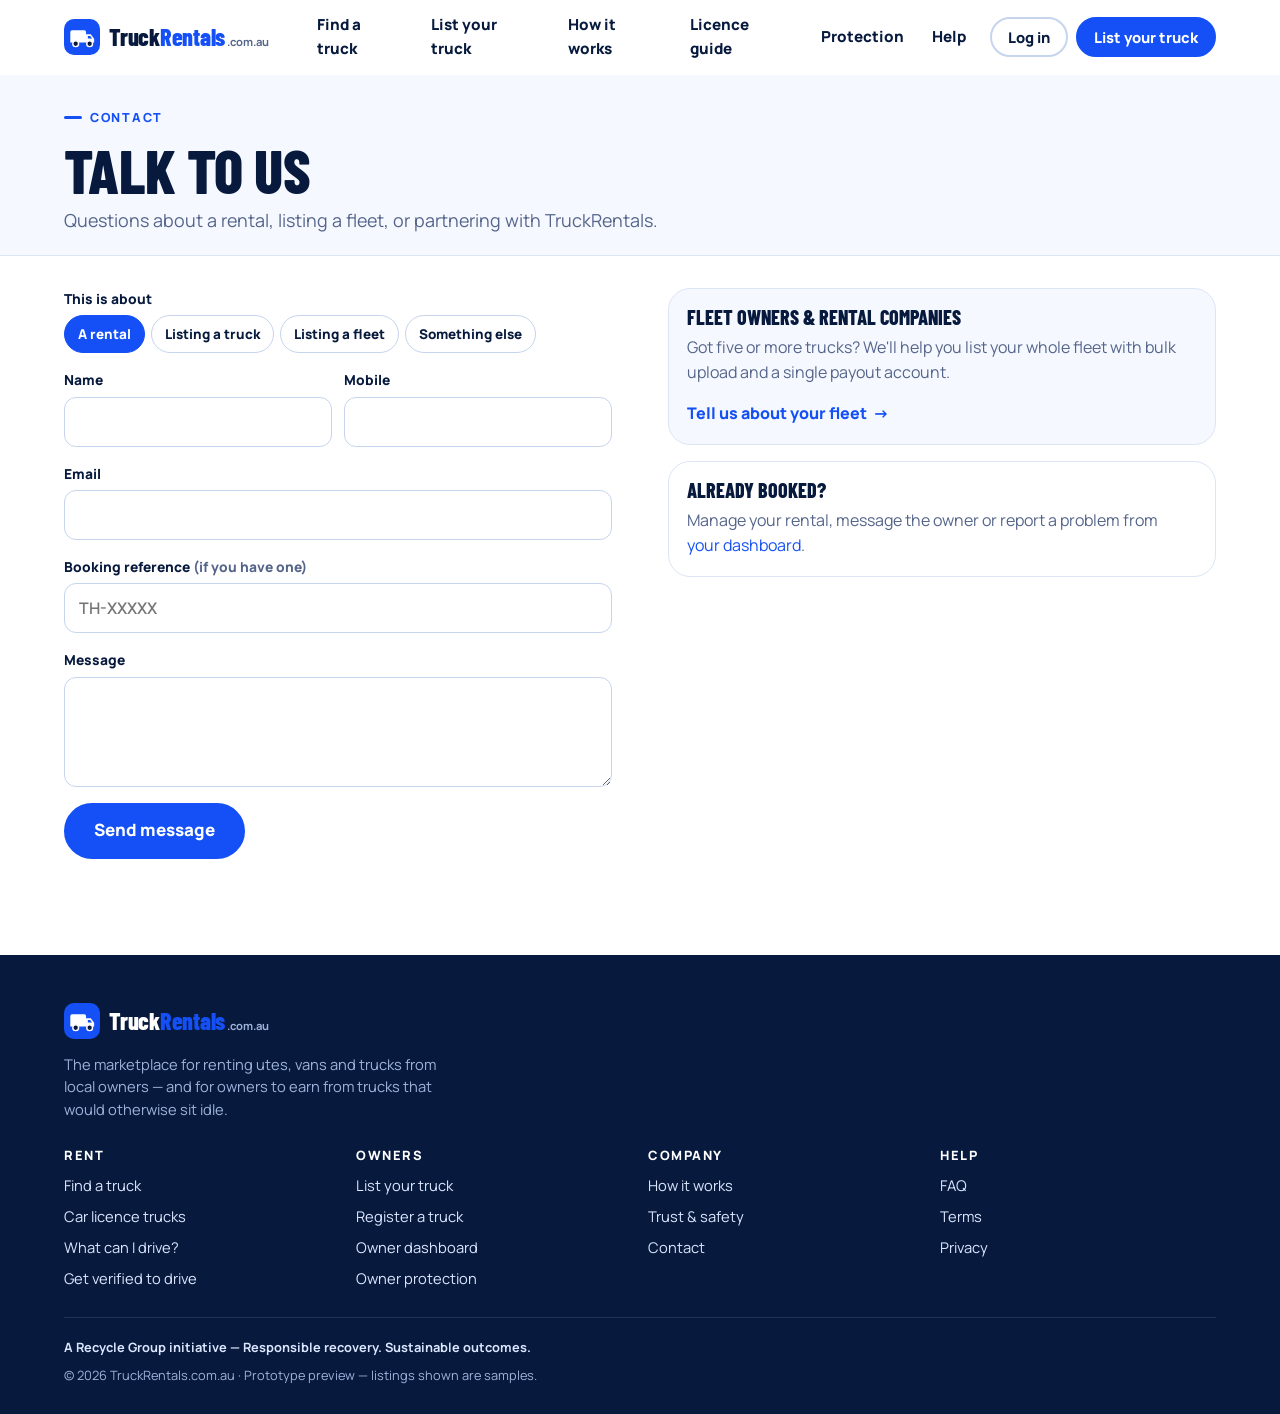
<file: contact.html>
<!doctype html>
<html lang="en-AU"><head>
<meta charset="utf-8"><meta name="viewport" content="width=device-width,initial-scale=1,viewport-fit=cover">
<title>Contact | TruckRentals.com.au</title><meta name="description" content="Get in touch with TruckRentals.com.au about a rental, a listing or a partnership.">
<meta name="theme-color" content="#071A3D">
<meta property="og:title" content="Contact | TruckRentals.com.au"><meta property="og:description" content="Get in touch with TruckRentals.com.au about a rental, a listing or a partnership."><meta property="og:type" content="website">
<link rel="icon" href="assets/img/favicon.svg" type="image/svg+xml">
<link rel="preconnect" href="https://fonts.googleapis.com"><link rel="preconnect" href="https://fonts.gstatic.com" crossorigin>
<link href="https://fonts.googleapis.com/css2?family=Barlow+Condensed:wght@700;800&family=Manrope:wght@500;600;700;800&display=swap" rel="stylesheet">
<link rel="stylesheet" href="assets/css/main.css">
</head><body class="">
<a class="sr" href="#main">Skip to content</a>
<header class="site-header"><div class="wrap hdr">
  <a class="logo" href="index.html" aria-label="TruckRentals.com.au home"><svg class="logo-mark" viewBox="0 0 40 40" aria-hidden="true"><rect width="40" height="40" rx="11" fill="#1450F5"/><path d="M7 26V14.5a2 2 0 0 1 2-2h13.5a2 2 0 0 1 2 2V26Z" fill="#fff"/><path d="M24.5 17h5.2l3.8 5v4h-9Z" fill="#fff"/><path d="M26.5 18.8h2.6l2.1 2.9h-4.7Z" fill="#1450F5"/><circle cx="13" cy="27.5" r="3.2" fill="#071A3D" stroke="#fff" stroke-width="1.6"/><circle cx="28.5" cy="27.5" r="3.2" fill="#071A3D" stroke="#fff" stroke-width="1.6"/></svg><span class="logo-word">Truck<b>Rentals</b><small>.com.au</small></span></a>
  <nav id="siteNav" aria-label="Main"><a href="trucks.html">Find a truck</a><a href="list-your-truck.html">List your truck</a><a href="how-it-works.html">How it works</a><a href="licence-guide.html">Licence guide</a><a href="protection.html">Protection</a><a href="faq.html">Help</a>
    <div class="nav-cta"><a class="btn btn-lg" href="trucks.html">Find a truck</a><a class="btn btn-ghost btn-lg" href="owner-register.html">List your truck</a><a class="btn btn-ghost btn-lg" href="signup.html">Log in or sign up</a></div>
  </nav>
  <div class="hdr-actions"><span data-auth><a class="btn btn-ghost btn-sm hide-sm" href="signup.html?mode=login">Log in</a></span>
    <a class="btn btn-sm hdr-signup" href="owner-register.html">List your truck</a>
    <button class="nav-toggle" id="navToggle" aria-label="Menu" aria-expanded="false" aria-controls="siteNav"><span></span></button></div>
</div></header>
<main id="main">
<section class="page-head"><div class="wrap"><span class="eyebrow">Contact</span><h1>Talk to us</h1><p class="lede" style="margin:0">Questions about a rental, listing a fleet, or partnering with TruckRentals.</p></div></section>
<section class="section" style="padding-top:32px"><div class="wrap split" style="align-items:start">
  <form id="cf" novalidate style="max-width:560px">
    <div class="field"><span class="lbl">This is about</span><div class="chips">
      <label><input type="radio" name="topic" value="Renting" checked><span>A rental</span></label>
      <label><input type="radio" name="topic" value="Listing"><span>Listing a truck</span></label>
      <label><input type="radio" name="topic" value="Fleet"><span>Listing a fleet</span></label>
      <label><input type="radio" name="topic" value="Other"><span>Something else</span></label></div></div>
    <div class="grid-2"><div class="field"><label for="cn">Name</label><input type="text" id="cn" required autocomplete="name"></div>
    <div class="field"><label for="cm">Mobile</label><input type="tel" id="cm" inputmode="tel" autocomplete="tel"></div></div>
    <div class="field"><label for="ce">Email</label><input type="email" id="ce" required autocomplete="email" pattern="[^@\s]+@[^@\s]+\.[^@\s]+" data-msg="Enter a valid email"></div>
    <div class="field"><label for="cb">Booking reference <span class="muted">(if you have one)</span></label><input type="text" id="cb" placeholder="TH-XXXXX"></div>
    <div class="field"><label for="cmsg">Message</label><textarea id="cmsg" required></textarea></div>
    <button class="btn btn-lg" type="submit">Send message</button>
  </form>
  <div>
    <div class="panel panel-sky"><h3>Fleet owners &amp; rental companies</h3><p class="muted">Got five or more trucks? We'll help you list your whole fleet with bulk upload and a single payout account.</p><a class="link-arrow" href="#" onclick="document.querySelector('[value=Fleet]').click();document.getElementById('cn').focus();return false">Tell us about your fleet</a></div>
    <div class="panel"><h3>Already booked?</h3><p class="muted" style="margin:0">Manage your rental, message the owner or report a problem from <a href="dashboard.html">your dashboard</a>.</p></div>
  </div>
</div></section>
<script>
document.addEventListener('DOMContentLoaded', () => {
  $('#cf').addEventListener('submit', e => {
    e.preventDefault(); let ok = true;
    $$('[required]', e.target).forEach(f => { const bad = !f.value.trim() || (f.pattern && !new RegExp('^(?:' + f.pattern + ')$').test(f.value)); setErr(f, bad ? (f.dataset.msg || 'Required') : ''); if (bad) ok = false; });
    if (!ok) return;
    e.target.innerHTML = '<div class="success"><div class="success-badge">✓</div><h2>Message sent</h2><p class="muted">Thanks, we\'ll be in touch shortly.</p></div>';
  });
});
</script>
</main>
<footer class="site-footer"><div class="wrap">
  <a class="logo" href="index.html"><svg class="logo-mark" viewBox="0 0 40 40" aria-hidden="true"><rect width="40" height="40" rx="11" fill="#1450F5"/><path d="M7 26V14.5a2 2 0 0 1 2-2h13.5a2 2 0 0 1 2 2V26Z" fill="#fff"/><path d="M24.5 17h5.2l3.8 5v4h-9Z" fill="#fff"/><path d="M26.5 18.8h2.6l2.1 2.9h-4.7Z" fill="#1450F5"/><circle cx="13" cy="27.5" r="3.2" fill="#071A3D" stroke="#fff" stroke-width="1.6"/><circle cx="28.5" cy="27.5" r="3.2" fill="#071A3D" stroke="#fff" stroke-width="1.6"/></svg><span class="logo-word">Truck<b>Rentals</b><small>.com.au</small></span></a>
  <p style="max-width:44ch;margin-top:14px">The marketplace for renting utes, vans and trucks from local owners — and for owners to earn from trucks that would otherwise sit idle.</p>
  <div class="fgrid">
    <div><h4>Rent</h4><ul><li><a href="trucks.html">Find a truck</a></li><li><a href="trucks.html?licence=C">Car licence trucks</a></li><li><a href="licence-guide.html">What can I drive?</a></li><li><a href="signup.html?role=renter">Get verified to drive</a></li></ul></div>
    <div><h4>Owners</h4><ul><li><a href="list-your-truck.html">List your truck</a></li><li><a href="owner-register.html">Register a truck</a></li><li><a href="dashboard.html">Owner dashboard</a></li><li><a href="protection.html#owners">Owner protection</a></li></ul></div>
    <div><h4>Company</h4><ul><li><a href="how-it-works.html">How it works</a></li><li><a href="protection.html">Trust &amp; safety</a></li><li><a href="contact.html">Contact</a></li></ul></div>
    <div><h4>Help</h4><ul><li><a href="faq.html">FAQ</a></li><li><a href="terms.html">Terms</a></li><li><a href="privacy.html">Privacy</a></li></ul></div>
  </div>
  <div class="foot-base"><span class="group-line">A Recycle Group initiative — Responsible recovery. Sustainable outcomes.</span><span>© 2026 TruckRentals.com.au · Prototype preview — listings shown are samples.</span></div>
</div></footer>
<script src="assets/js/data.js"></script><script src="assets/js/trucks-svg.js"></script><script src="assets/js/app.js"></script>
</body></html>
</file>
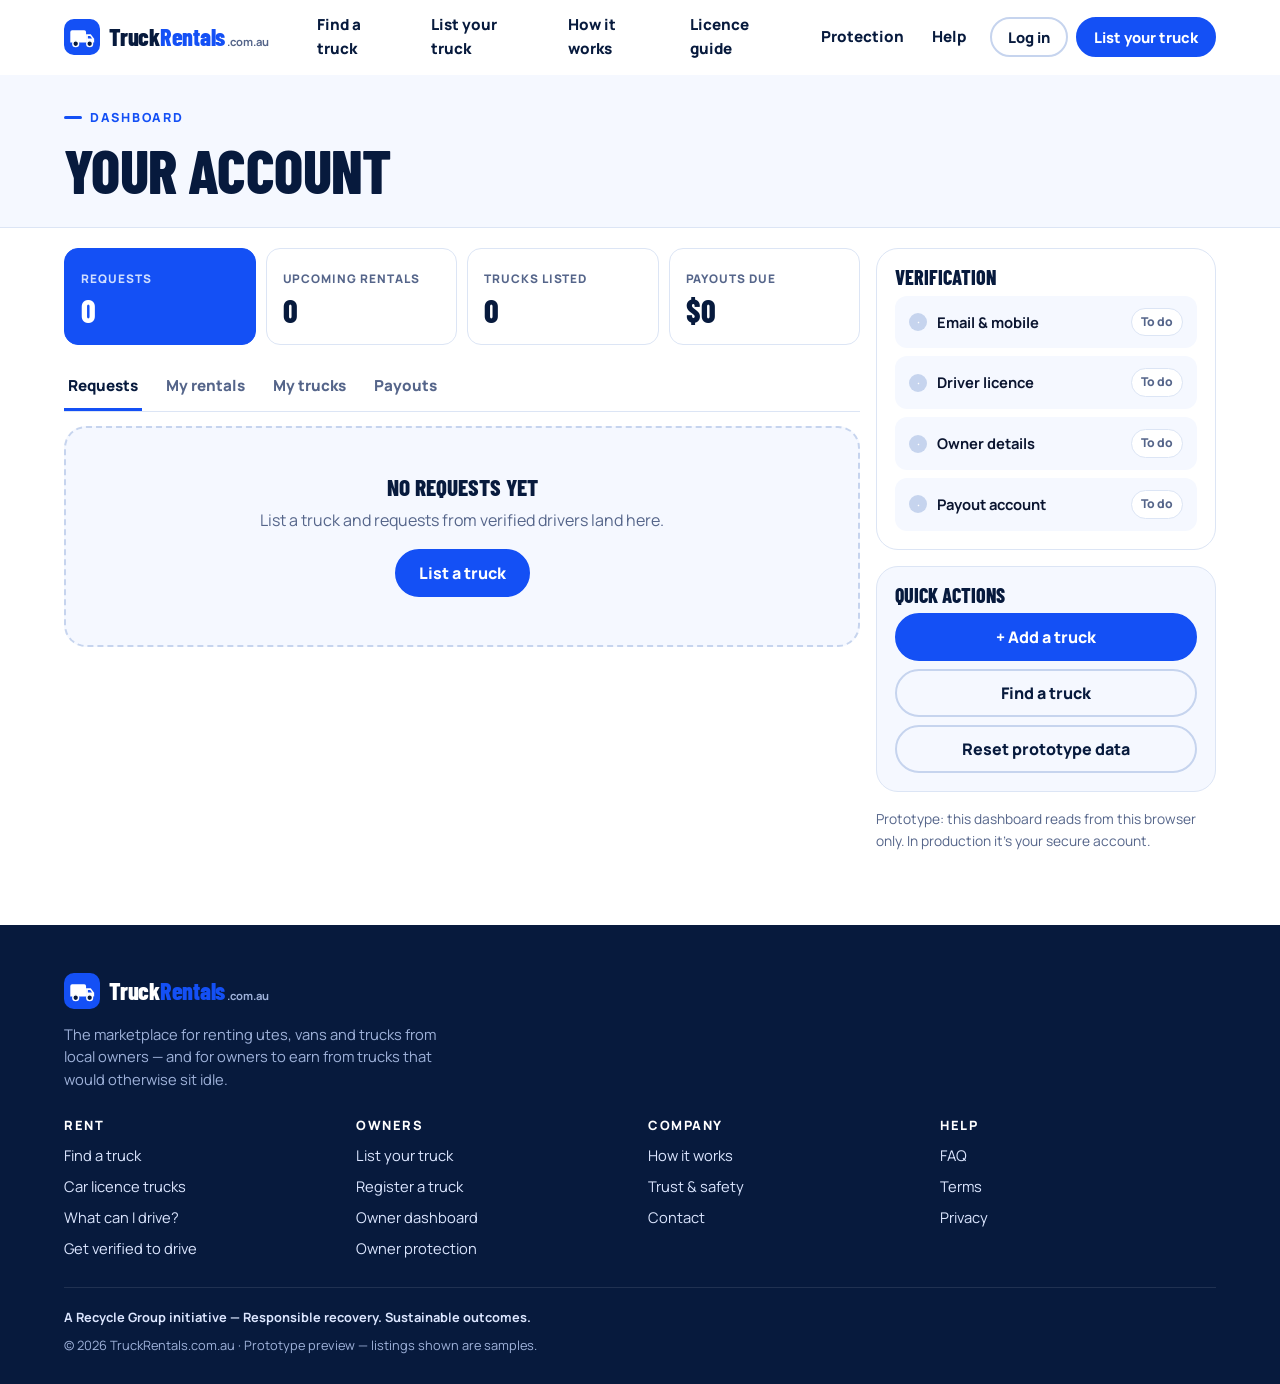
<file: dashboard.html>
<!doctype html>
<html lang="en-AU"><head>
<meta charset="utf-8"><meta name="viewport" content="width=device-width,initial-scale=1,viewport-fit=cover">
<title>My dashboard | TruckRentals.com.au</title><meta name="description" content="Your rentals, your trucks, booking requests and payouts.">
<meta name="theme-color" content="#071A3D">
<meta property="og:title" content="My dashboard | TruckRentals.com.au"><meta property="og:description" content="Your rentals, your trucks, booking requests and payouts."><meta property="og:type" content="website">
<link rel="icon" href="assets/img/favicon.svg" type="image/svg+xml">
<link rel="preconnect" href="https://fonts.googleapis.com"><link rel="preconnect" href="https://fonts.gstatic.com" crossorigin>
<link href="https://fonts.googleapis.com/css2?family=Barlow+Condensed:wght@700;800&family=Manrope:wght@500;600;700;800&display=swap" rel="stylesheet">
<link rel="stylesheet" href="assets/css/main.css">
</head><body class="">
<a class="sr" href="#main">Skip to content</a>
<header class="site-header"><div class="wrap hdr">
  <a class="logo" href="index.html" aria-label="TruckRentals.com.au home"><svg class="logo-mark" viewBox="0 0 40 40" aria-hidden="true"><rect width="40" height="40" rx="11" fill="#1450F5"/><path d="M7 26V14.5a2 2 0 0 1 2-2h13.5a2 2 0 0 1 2 2V26Z" fill="#fff"/><path d="M24.5 17h5.2l3.8 5v4h-9Z" fill="#fff"/><path d="M26.5 18.8h2.6l2.1 2.9h-4.7Z" fill="#1450F5"/><circle cx="13" cy="27.5" r="3.2" fill="#071A3D" stroke="#fff" stroke-width="1.6"/><circle cx="28.5" cy="27.5" r="3.2" fill="#071A3D" stroke="#fff" stroke-width="1.6"/></svg><span class="logo-word">Truck<b>Rentals</b><small>.com.au</small></span></a>
  <nav id="siteNav" aria-label="Main"><a href="trucks.html">Find a truck</a><a href="list-your-truck.html">List your truck</a><a href="how-it-works.html">How it works</a><a href="licence-guide.html">Licence guide</a><a href="protection.html">Protection</a><a href="faq.html">Help</a>
    <div class="nav-cta"><a class="btn btn-lg" href="trucks.html">Find a truck</a><a class="btn btn-ghost btn-lg" href="owner-register.html">List your truck</a><a class="btn btn-ghost btn-lg" href="signup.html">Log in or sign up</a></div>
  </nav>
  <div class="hdr-actions"><span data-auth><a class="btn btn-ghost btn-sm hide-sm" href="signup.html?mode=login">Log in</a></span>
    <a class="btn btn-sm hdr-signup" href="owner-register.html">List your truck</a>
    <button class="nav-toggle" id="navToggle" aria-label="Menu" aria-expanded="false" aria-controls="siteNav"><span></span></button></div>
</div></header>
<main id="main">
<section class="page-head"><div class="wrap"><span class="eyebrow" id="hello">Dashboard</span><h1>Your account</h1></div></section>
<div class="wrap">
  <div class="dash">
    <div>
      <div class="kpis" id="kpis"></div>
      <div class="tabs" role="tablist" id="tabs" style="margin-top:18px">
        <button role="tab" data-t="requests" aria-selected="true">Requests</button>
        <button role="tab" data-t="hires" aria-selected="false">My rentals</button>
        <button role="tab" data-t="trucks" aria-selected="false">My trucks</button>
        <button role="tab" data-t="payouts" aria-selected="false">Payouts</button>
      </div>
      <div id="pane"></div>
    </div>
    <aside>
      <div class="panel"><h3>Verification</h3><ul class="vlist" id="verif"></ul></div>
      <div class="panel panel-sky"><h3>Quick actions</h3><div style="display:grid;gap:8px"><a class="btn" href="owner-register.html">+ Add a truck</a><a class="btn btn-ghost" href="trucks.html">Find a truck</a><button class="btn btn-ghost" id="reset" type="button">Reset prototype data</button></div></div>
      <p class="small muted">Prototype: this dashboard reads from this browser only. In production it's your secure account.</p>
    </aside>
  </div>
</div>

<script>
document.addEventListener('DOMContentLoaded', () => {
  const u = user() || {};
  if (u.first) $('#hello').textContent = 'G\'day ' + u.first;
  let tab = new URLSearchParams(location.search).get('tab') || 'requests';
  const thumb = b => { const t = findTruck(b.truckId); return t && t.photo ? `<img src="${t.photo}" style="width:100%;aspect-ratio:4/3;object-fit:cover;border-radius:8px" alt="">` : truckSVG(b.type || (t && t.type) || 'box'); };
  const dfmt = d => new Date(d).toLocaleDateString('en-AU', { day: 'numeric', month: 'short' });
  const statusPill = s => ({ requested: '<span class="pill">Awaiting reply</span>', confirmed: '<span class="pill p-blue">Confirmed</span>', declined: '<span class="pill p-grey">Declined</span>', completed: '<span class="pill p-navy">Completed</span>' }[s] || s);

  function draw() {
    const bookings = Store.get('bookings', []), listings = Store.get('listings', []);
    const mine = new Set(listings.map(l => l.id));
    const incoming = bookings.filter(b => mine.has(b.truckId));
    const myHires = bookings.filter(b => !mine.has(b.truckId));
    const earned = incoming.filter(b => b.status === 'confirmed' || b.status === 'completed').reduce((s, b) => s + (b.payout || 0), 0);
    $('#kpis').innerHTML = `
      <div class="kpi k-blue"><span>Requests</span><b>${incoming.filter(b => b.status === 'requested').length}</b></div>
      <div class="kpi"><span>Upcoming rentals</span><b>${myHires.filter(b => b.status !== 'declined').length}</b></div>
      <div class="kpi"><span>Trucks listed</span><b>${listings.length}</b></div>
      <div class="kpi"><span>Payouts due</span><b>${money(earned, 0)}</b></div>`;
    $$('#tabs button').forEach(b => b.setAttribute('aria-selected', b.dataset.t === tab));
    let h = '';
    if (tab === 'requests') {
      h = incoming.length ? incoming.map(b => {
        const t = findTruck(b.truckId); const ok = t ? canDrive(b.licence, t.licence) : true;
        return `<div class="req"><div class="req-top"><div class="thumb">${thumb(b)}</div><div style="flex:1;min-width:0"><b style="color:var(--navy)">${esc(b.driver)}</b> ${b.sample ? '<span class="pill p-grey">Sample</span>' : ''}<div class="small muted">${esc(b.truckTitle)} · ${dfmt(b.from)}${b.to !== b.from ? '–' + dfmt(b.to) : ''} · ${esc(b.purpose || '')}</div></div>${statusPill(b.status)}</div>
          <div class="small" style="display:flex;gap:14px;flex-wrap:wrap"><span>✓ ID verified</span><span>${ok ? '✓' : '✕'} ${b.licence} licence ${ok ? 'covers your truck' : 'does not cover it'}</span><span><b>You receive ${money(b.payout, 2)}</b></span></div>
          ${b.status === 'requested' ? `<div class="req-actions"><button class="btn btn-ghost" data-act="decline" data-ref="${b.ref}">Decline</button><button class="btn" data-act="accept" data-ref="${b.ref}">Accept</button></div>` : ''}</div>`;
      }).join('') : `<div class="empty"><h3>No requests yet</h3><p class="muted">List a truck and requests from verified drivers land here.</p><a class="btn" href="owner-register.html">List a truck</a></div>`;
    }
    if (tab === 'hires') {
      h = myHires.length ? myHires.map(b => `<div class="req"><div class="req-top"><div class="thumb">${thumb(b)}</div><div style="flex:1;min-width:0"><b style="color:var(--navy)">${esc(b.truckTitle)}</b><div class="small muted">${b.ref} · ${dfmt(b.from)} ${b.fromTime || ''} → ${dfmt(b.to)} ${b.toTime || ''}</div></div>${statusPill(b.status)}</div><div class="small">Total ${money(b.total, 2)} · ${esc(b.purpose || '')}</div></div>`).join('')
        : `<div class="empty"><h3>No rentals yet</h3><p class="muted">Find the right truck for your next job.</p><a class="btn" href="trucks.html">Find a truck</a></div>`;
    }
    if (tab === 'trucks') {
      h = listings.length ? listings.map(t => `<div class="req"><div class="req-top"><div class="thumb">${t.photo ? `<img src="${t.photo}" style="width:100%;aspect-ratio:4/3;object-fit:cover;border-radius:8px" alt="">` : truckSVG(t.type)}</div><div style="flex:1;min-width:0"><b style="color:var(--navy)">${esc(t.title)}</b><div class="small muted">${esc(t.plate || '')} · ${t.licence} licence · ${esc(t.suburb)}</div></div><span class="pill ${t.paused ? 'p-grey' : ''}">${t.paused ? 'Paused' : esc(t.status || 'Live')}</span></div>
          <div class="grid-2" style="align-items:end"><div class="field" style="margin:0"><label>Daily rate</label><div class="prefix"><span>$</span><input type="number" value="${t.dayRate}" data-rate="${t.id}" inputmode="numeric"></div></div>
          <div class="req-actions"><a class="btn btn-ghost" href="truck.html?id=${t.id}">View</a><button class="btn btn-ghost" data-pause="${t.id}">${t.paused ? 'Resume' : 'Pause'}</button></div></div></div>`).join('')
        : `<div class="empty"><h3>No trucks listed</h3><p class="muted">It's free to list. Takes about 10 minutes.</p><a class="btn" href="owner-register.html">List a truck</a></div>`;
    }
    if (tab === 'payouts') {
      const paid = incoming.filter(b => b.status === 'confirmed' || b.status === 'completed');
      h = paid.length ? `<div class="panel">${paid.map(b => `<div class="qline"><span>${b.ref} · ${esc(b.truckTitle)} · ${dfmt(b.from)}</span><span>${money(b.payout, 2)}</span></div>`).join('')}<div class="qline total"><span>Due after completed rentals</span><span>${money(earned, 2)}</span></div></div><p class="small muted">Payouts are released after each rental is completed and the truck is checked back in.</p>`
        : `<div class="empty"><h3>No payouts yet</h3><p class="muted">Accept a request and your payout shows here.</p></div>`;
    }
    $('#pane').innerHTML = h;
    $('#verif').innerHTML = [
      ['Email & mobile', !!u.email], ['Driver licence', !!u.verified], ['Owner details', (u.roles || []).includes('owner')], ['Payout account', (u.roles || []).includes('owner')]
    ].map(([l, ok]) => `<li>${ok ? '<span class="tick">✓</span>' : '<span class="tick" style="background:var(--line-2)">·</span>'}${l}<span class="st ${ok ? 'ok' : ''}">${ok ? 'Done' : 'To do'}</span></li>`).join('');
  }
  $('#tabs').addEventListener('click', e => { const b = e.target.closest('button'); if (b) { tab = b.dataset.t; draw(); } });
  $('#pane').addEventListener('click', e => {
    const a = e.target.closest('[data-act]');
    if (a) { const bs = Store.get('bookings', []); const b = bs.find(x => x.ref === a.dataset.ref); if (b) { b.status = a.dataset.act === 'accept' ? 'confirmed' : 'declined'; Store.set('bookings', bs); toast(a.dataset.act === 'accept' ? 'Accepted — the renter has been notified' : 'Declined'); draw(); } }
    const p = e.target.closest('[data-pause]');
    if (p) { const ls = Store.get('listings', []); const t = ls.find(x => x.id === p.dataset.pause); t.paused = !t.paused; Store.set('listings', ls); draw(); }
  });
  $('#pane').addEventListener('change', e => { const r = e.target.dataset.rate; if (r) { const ls = Store.get('listings', []); ls.find(x => x.id === r).dayRate = +e.target.value; Store.set('listings', ls); toast('Rate updated'); } });
  $('#reset').onclick = () => { if (confirm('Clear all prototype data in this browser?')) { ['listings', 'bookings', 'user', 'ownerDraft'].forEach(k => { try { localStorage.removeItem('th:' + k); } catch (e) {} }); location.reload(); } };
  draw();
});
</script>
</main>
<footer class="site-footer"><div class="wrap">
  <a class="logo" href="index.html"><svg class="logo-mark" viewBox="0 0 40 40" aria-hidden="true"><rect width="40" height="40" rx="11" fill="#1450F5"/><path d="M7 26V14.5a2 2 0 0 1 2-2h13.5a2 2 0 0 1 2 2V26Z" fill="#fff"/><path d="M24.5 17h5.2l3.8 5v4h-9Z" fill="#fff"/><path d="M26.5 18.8h2.6l2.1 2.9h-4.7Z" fill="#1450F5"/><circle cx="13" cy="27.5" r="3.2" fill="#071A3D" stroke="#fff" stroke-width="1.6"/><circle cx="28.5" cy="27.5" r="3.2" fill="#071A3D" stroke="#fff" stroke-width="1.6"/></svg><span class="logo-word">Truck<b>Rentals</b><small>.com.au</small></span></a>
  <p style="max-width:44ch;margin-top:14px">The marketplace for renting utes, vans and trucks from local owners — and for owners to earn from trucks that would otherwise sit idle.</p>
  <div class="fgrid">
    <div><h4>Rent</h4><ul><li><a href="trucks.html">Find a truck</a></li><li><a href="trucks.html?licence=C">Car licence trucks</a></li><li><a href="licence-guide.html">What can I drive?</a></li><li><a href="signup.html?role=renter">Get verified to drive</a></li></ul></div>
    <div><h4>Owners</h4><ul><li><a href="list-your-truck.html">List your truck</a></li><li><a href="owner-register.html">Register a truck</a></li><li><a href="dashboard.html">Owner dashboard</a></li><li><a href="protection.html#owners">Owner protection</a></li></ul></div>
    <div><h4>Company</h4><ul><li><a href="how-it-works.html">How it works</a></li><li><a href="protection.html">Trust &amp; safety</a></li><li><a href="contact.html">Contact</a></li></ul></div>
    <div><h4>Help</h4><ul><li><a href="faq.html">FAQ</a></li><li><a href="terms.html">Terms</a></li><li><a href="privacy.html">Privacy</a></li></ul></div>
  </div>
  <div class="foot-base"><span class="group-line">A Recycle Group initiative — Responsible recovery. Sustainable outcomes.</span><span>© 2026 TruckRentals.com.au · Prototype preview — listings shown are samples.</span></div>
</div></footer>
<script src="assets/js/data.js"></script><script src="assets/js/trucks-svg.js"></script><script src="assets/js/app.js"></script><script src="assets/js/quote.js"></script>
</body></html>
</file>
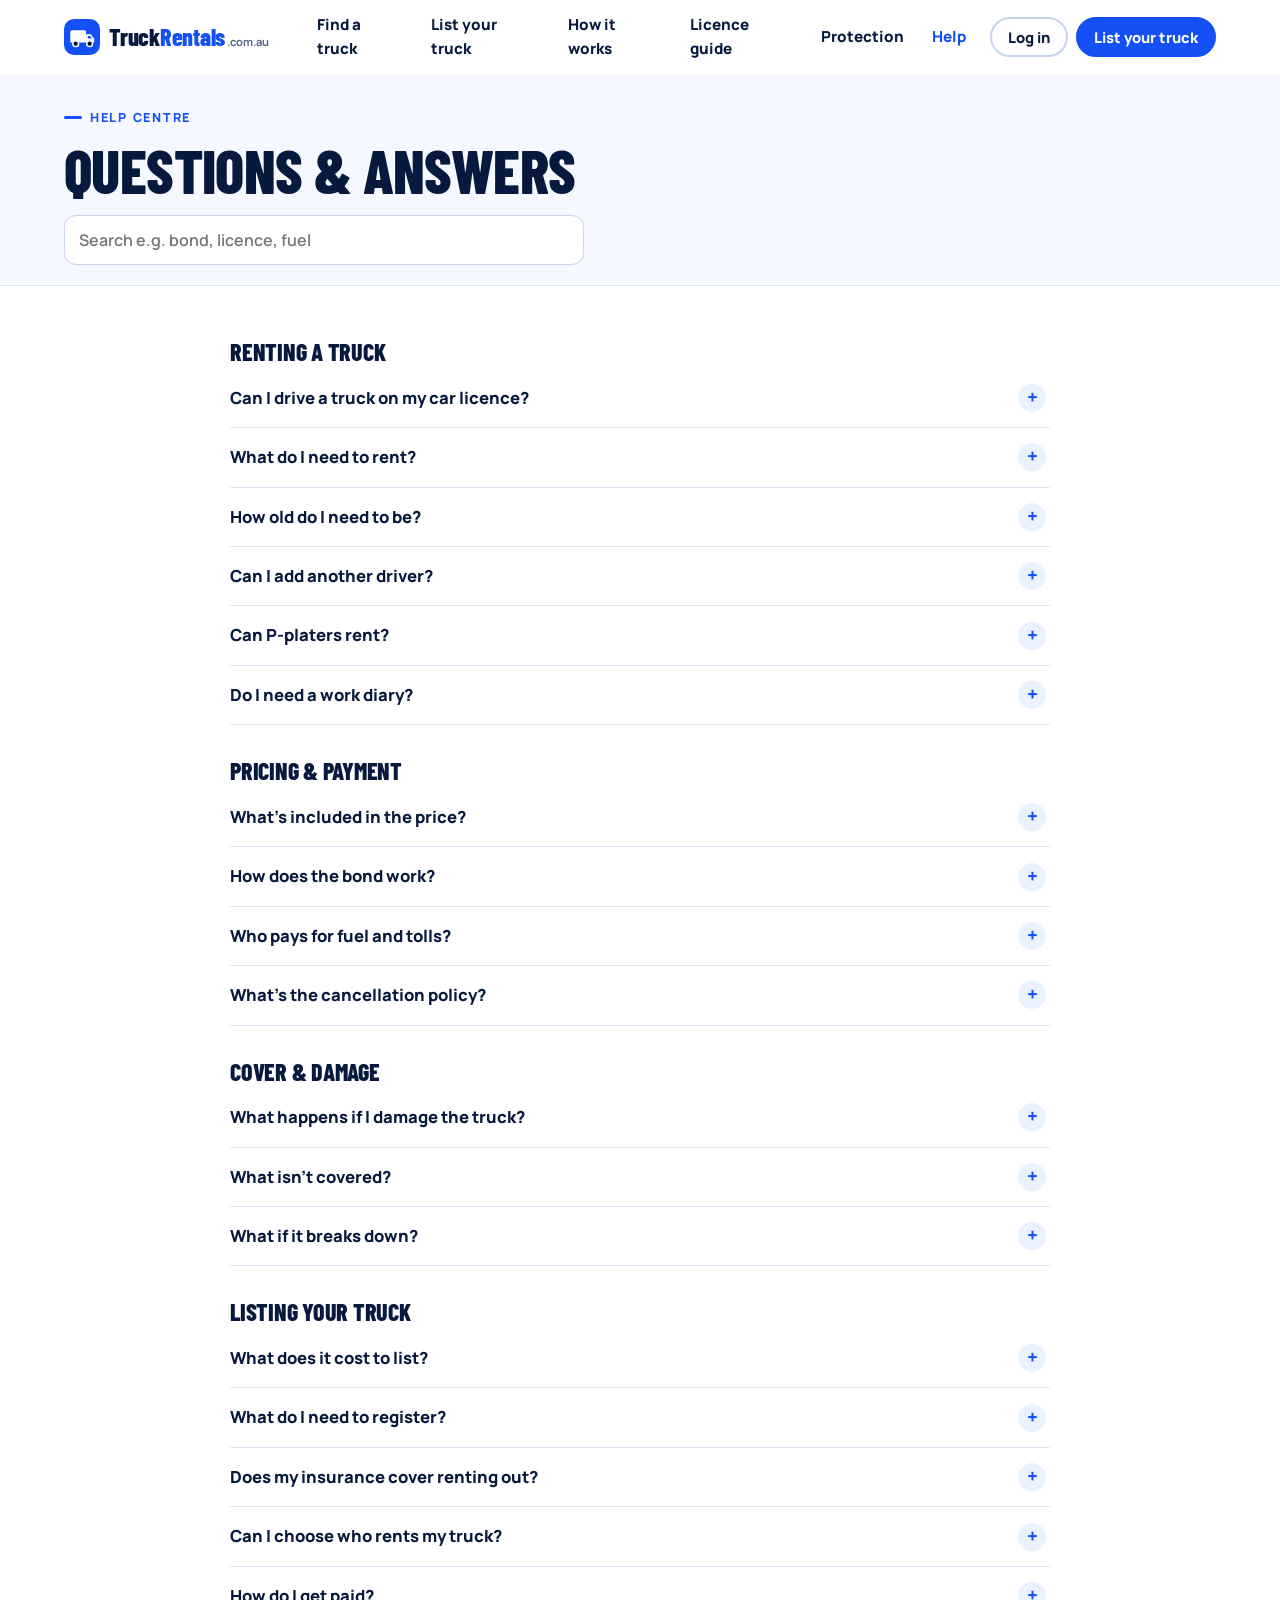
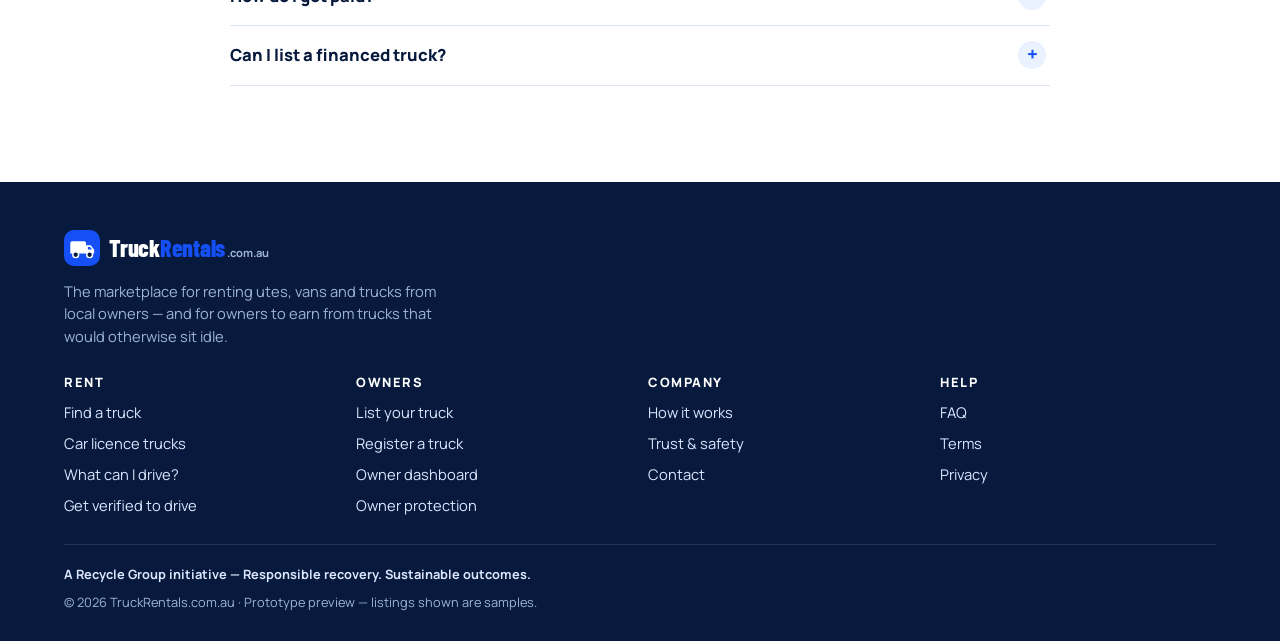
<file: faq.html>
<!doctype html>
<html lang="en-AU"><head>
<meta charset="utf-8"><meta name="viewport" content="width=device-width,initial-scale=1,viewport-fit=cover">
<title>Help &amp; FAQ | TruckRentals.com.au</title><meta name="description" content="Answers about renting a truck, licences, pricing, cover, bonds and listing your truck on TruckRentals.com.au.">
<meta name="theme-color" content="#071A3D">
<meta property="og:title" content="Help &amp; FAQ | TruckRentals.com.au"><meta property="og:description" content="Answers about renting a truck, licences, pricing, cover, bonds and listing your truck on TruckRentals.com.au."><meta property="og:type" content="website">
<link rel="icon" href="assets/img/favicon.svg" type="image/svg+xml">
<link rel="preconnect" href="https://fonts.googleapis.com"><link rel="preconnect" href="https://fonts.gstatic.com" crossorigin>
<link href="https://fonts.googleapis.com/css2?family=Barlow+Condensed:wght@700;800&family=Manrope:wght@500;600;700;800&display=swap" rel="stylesheet">
<link rel="stylesheet" href="assets/css/main.css">
</head><body class="">
<a class="sr" href="#main">Skip to content</a>
<header class="site-header"><div class="wrap hdr">
  <a class="logo" href="index.html" aria-label="TruckRentals.com.au home"><svg class="logo-mark" viewBox="0 0 40 40" aria-hidden="true"><rect width="40" height="40" rx="11" fill="#1450F5"/><path d="M7 26V14.5a2 2 0 0 1 2-2h13.5a2 2 0 0 1 2 2V26Z" fill="#fff"/><path d="M24.5 17h5.2l3.8 5v4h-9Z" fill="#fff"/><path d="M26.5 18.8h2.6l2.1 2.9h-4.7Z" fill="#1450F5"/><circle cx="13" cy="27.5" r="3.2" fill="#071A3D" stroke="#fff" stroke-width="1.6"/><circle cx="28.5" cy="27.5" r="3.2" fill="#071A3D" stroke="#fff" stroke-width="1.6"/></svg><span class="logo-word">Truck<b>Rentals</b><small>.com.au</small></span></a>
  <nav id="siteNav" aria-label="Main"><a href="trucks.html">Find a truck</a><a href="list-your-truck.html">List your truck</a><a href="how-it-works.html">How it works</a><a href="licence-guide.html">Licence guide</a><a href="protection.html">Protection</a><a href="faq.html">Help</a>
    <div class="nav-cta"><a class="btn btn-lg" href="trucks.html">Find a truck</a><a class="btn btn-ghost btn-lg" href="owner-register.html">List your truck</a><a class="btn btn-ghost btn-lg" href="signup.html">Log in or sign up</a></div>
  </nav>
  <div class="hdr-actions"><span data-auth><a class="btn btn-ghost btn-sm hide-sm" href="signup.html?mode=login">Log in</a></span>
    <a class="btn btn-sm hdr-signup" href="owner-register.html">List your truck</a>
    <button class="nav-toggle" id="navToggle" aria-label="Menu" aria-expanded="false" aria-controls="siteNav"><span></span></button></div>
</div></header>
<main id="main">
<section class="page-head"><div class="wrap"><span class="eyebrow">Help centre</span><h1>Questions &amp; answers</h1>
  <div class="field" style="max-width:520px;margin:14px 0 0"><label class="sr" for="fq">Search help</label><input type="search" id="fq" placeholder="Search e.g. bond, licence, fuel"></div></div></section>
<section class="section" style="padding-top:20px"><div class="faq" id="faq"></div>
<p class="center muted" id="noRes" hidden>No answers match. <a href="contact.html">Ask us directly</a>.</p></section>
<script>
const FAQ = {
  'Renting a truck': [
    ['Can I drive a truck on my car licence?', 'Yes, up to 4.5 tonnes GVM. That covers utes, vans and many 20–30 m³ moving trucks. Heavier trucks need LR (up to 8 t), MR (over 8 t, 2 axles) or HR (3+ axles). Every listing shows the licence it needs. See the <a href="licence-guide.html">licence guide</a>.'],
    ['What do I need to rent?', 'A current Australian licence of the right class, photo ID, and a card for the rental and bond. You verify once with licence photos and a selfie.'],
    ['How old do I need to be?', 'Proposed minimums: 21 for car-licence and LR trucks, 25 for MR and HR trucks. Some owners may set stricter rules.'],
    ['Can I add another driver?', 'Yes. Additional drivers are added at booking and must verify their own licence before they drive.'],
    ['Can P-platers rent?', 'Provisional licence holders can rent car-licence trucks. LR and above require a full licence (proposed).'],
    ['Do I need a work diary?', 'Only for trucks over 12 t GVM on trips more than 100 km from base, in states under the Heavy Vehicle National Law. We flag this at booking. See <a href="https://www.nhvr.gov.au" target="_blank" rel="noopener">NHVR</a>.']
  ],
  'Pricing & payment': [
    ['What\'s included in the price?', 'The daily rate, a daily kilometre allowance and basic cover. You\'ll see the full total, including any extra kilometres, cover upgrade, extras and the service fee, before you pay.'],
    ['How does the bond work?', 'The bond is a hold on your card at pick-up, not a charge. It\'s released after the truck is returned clean, fuelled and undamaged.'],
    ['Who pays for fuel and tolls?', 'You do. Return the truck at the same fuel level. Tolls and fines during your rental are your responsibility.'],
    ['What\'s the cancellation policy?', 'Proposed: free cancellation up to 48 hours before pick-up, 50% refund within 48 hours, no refund after pick-up time.']
  ],
  'Cover & damage': [
    ['What happens if I damage the truck?', 'Report it in the app straight away. Costs come from the bond first, then your cover applies, up to the excess for the level you chose.'],
    ['What isn\'t covered?', 'Damage from breaching the terms, such as overloading, unlicensed or impaired driving, or hitting overhead structures by ignoring height clearances. Also tyres and windscreen unless you choose Premium (proposed).'],
    ['What if it breaks down?', 'Report it in the app and contact the owner. Mechanical failure that isn\'t your fault is the owner\'s responsibility, and unused days are refunded.']
  ],
  'Listing your truck': [
    ['What does it cost to list?', 'Nothing. A commission comes out of completed rentals only, and you see your exact payout before you accept.'],
    ['What do I need to register?', 'ABN (if a business), rego details and certificate, VIN, compliance plate specs (GVM, axles, payload), an insurance certificate of currency that permits rental, four photos and bank details for payouts.'],
    ['Does my insurance cover renting out?', 'Many standard policies don\'t. Check with your insurer that rental to third parties is covered. Owner cover through TruckRentals is being finalised.'],
    ['Can I choose who rents my truck?', 'Yes. Accept or decline every request, or turn on instant book for verified drivers with the right licence.'],
    ['How do I get paid?', 'To your nominated account after each completed rental, with a statement for your records.'],
    ['Can I list a financed truck?', 'Only if your finance or lease agreement allows the vehicle to be rented out. You confirm this at registration.']
  ]
};
document.addEventListener('DOMContentLoaded', () => {
  $('#faq').innerHTML = Object.entries(FAQ).map(([cat, qs]) => `<div class="faq-group"><h2 class="faq-cat">${cat}</h2>${qs.map(([q, a]) => `<div class="faq-item"><button class="faq-q" aria-expanded="false">${q}</button><div class="faq-a">${a}</div></div>`).join('')}</div>`).join('');
  $('#fq').addEventListener('input', e => {
    const v = e.target.value.toLowerCase().trim(); let any = false;
    $$('.faq-item').forEach(it => { const hit = !v || it.textContent.toLowerCase().includes(v); it.hidden = !hit; it.classList.toggle('open', !!v && hit); any = any || hit; });
    $$('.faq-group').forEach(g => g.hidden = !$$('.faq-item', g).some(i => !i.hidden));
    $('#noRes').hidden = any;
  });
});
</script>
</main>
<footer class="site-footer"><div class="wrap">
  <a class="logo" href="index.html"><svg class="logo-mark" viewBox="0 0 40 40" aria-hidden="true"><rect width="40" height="40" rx="11" fill="#1450F5"/><path d="M7 26V14.5a2 2 0 0 1 2-2h13.5a2 2 0 0 1 2 2V26Z" fill="#fff"/><path d="M24.5 17h5.2l3.8 5v4h-9Z" fill="#fff"/><path d="M26.5 18.8h2.6l2.1 2.9h-4.7Z" fill="#1450F5"/><circle cx="13" cy="27.5" r="3.2" fill="#071A3D" stroke="#fff" stroke-width="1.6"/><circle cx="28.5" cy="27.5" r="3.2" fill="#071A3D" stroke="#fff" stroke-width="1.6"/></svg><span class="logo-word">Truck<b>Rentals</b><small>.com.au</small></span></a>
  <p style="max-width:44ch;margin-top:14px">The marketplace for renting utes, vans and trucks from local owners — and for owners to earn from trucks that would otherwise sit idle.</p>
  <div class="fgrid">
    <div><h4>Rent</h4><ul><li><a href="trucks.html">Find a truck</a></li><li><a href="trucks.html?licence=C">Car licence trucks</a></li><li><a href="licence-guide.html">What can I drive?</a></li><li><a href="signup.html?role=renter">Get verified to drive</a></li></ul></div>
    <div><h4>Owners</h4><ul><li><a href="list-your-truck.html">List your truck</a></li><li><a href="owner-register.html">Register a truck</a></li><li><a href="dashboard.html">Owner dashboard</a></li><li><a href="protection.html#owners">Owner protection</a></li></ul></div>
    <div><h4>Company</h4><ul><li><a href="how-it-works.html">How it works</a></li><li><a href="protection.html">Trust &amp; safety</a></li><li><a href="contact.html">Contact</a></li></ul></div>
    <div><h4>Help</h4><ul><li><a href="faq.html">FAQ</a></li><li><a href="terms.html">Terms</a></li><li><a href="privacy.html">Privacy</a></li></ul></div>
  </div>
  <div class="foot-base"><span class="group-line">A Recycle Group initiative — Responsible recovery. Sustainable outcomes.</span><span>© 2026 TruckRentals.com.au · Prototype preview — listings shown are samples.</span></div>
</div></footer>
<script src="assets/js/data.js"></script><script src="assets/js/trucks-svg.js"></script><script src="assets/js/app.js"></script>
</body></html>
</file>
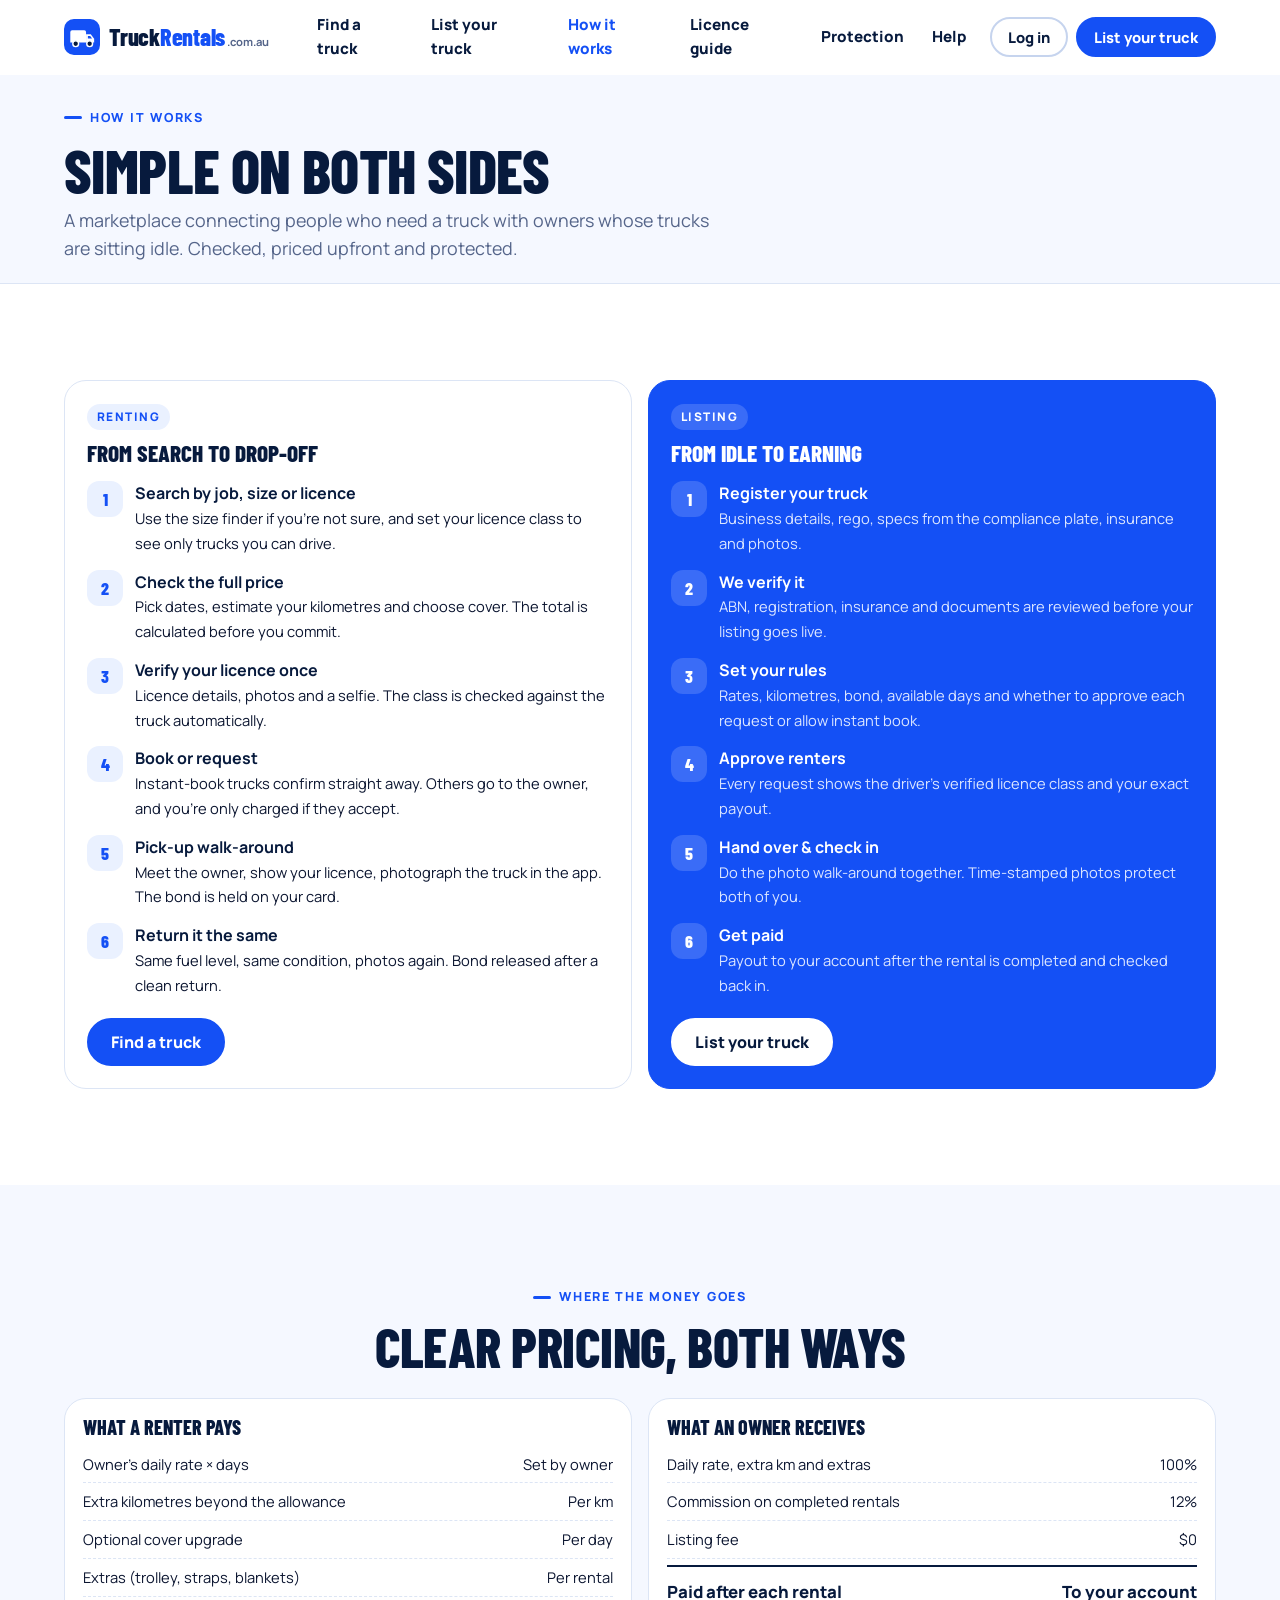
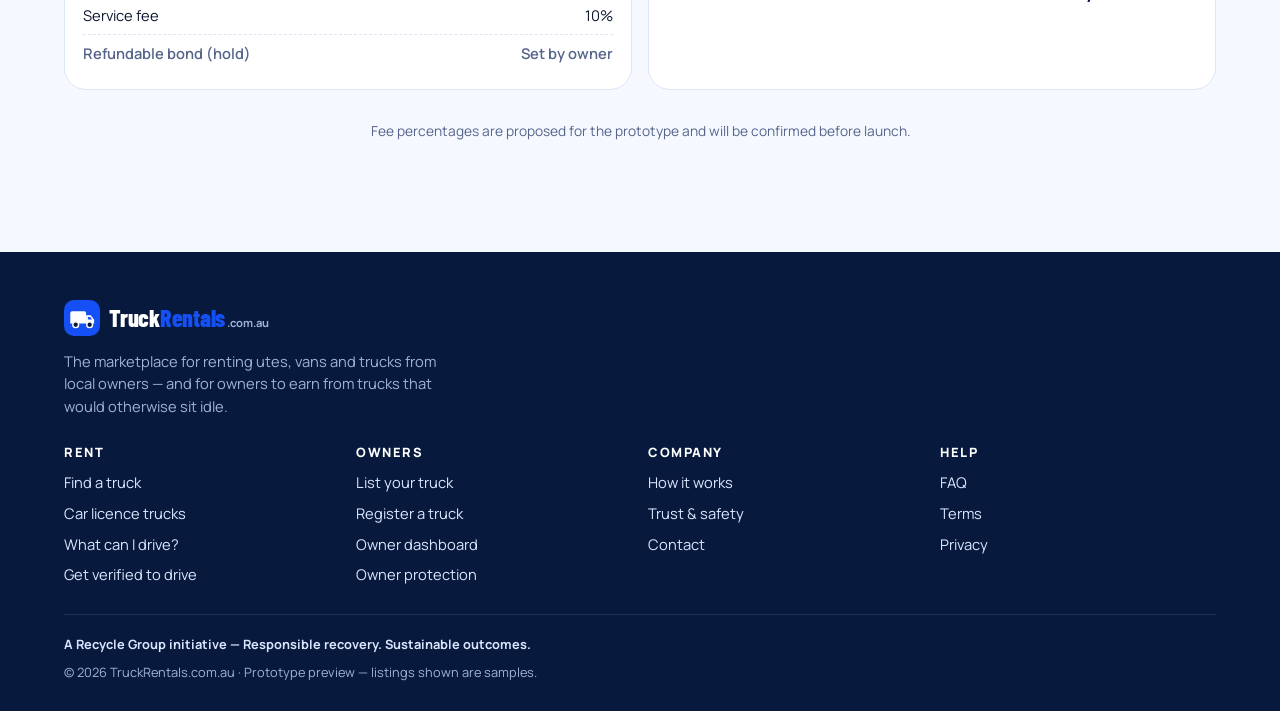
<file: how-it-works.html>
<!doctype html>
<html lang="en-AU"><head>
<meta charset="utf-8"><meta name="viewport" content="width=device-width,initial-scale=1,viewport-fit=cover">
<title>How it works | TruckRentals.com.au</title><meta name="description" content="How truck rental works on TruckRentals.com.au, for rentrs and for owners: search, verify, book, pick up, return and get paid.">
<meta name="theme-color" content="#071A3D">
<meta property="og:title" content="How it works | TruckRentals.com.au"><meta property="og:description" content="How truck rental works on TruckRentals.com.au, for rentrs and for owners: search, verify, book, pick up, return and get paid."><meta property="og:type" content="website">
<link rel="icon" href="assets/img/favicon.svg" type="image/svg+xml">
<link rel="preconnect" href="https://fonts.googleapis.com"><link rel="preconnect" href="https://fonts.gstatic.com" crossorigin>
<link href="https://fonts.googleapis.com/css2?family=Barlow+Condensed:wght@700;800&family=Manrope:wght@500;600;700;800&display=swap" rel="stylesheet">
<link rel="stylesheet" href="assets/css/main.css">
</head><body class="">
<a class="sr" href="#main">Skip to content</a>
<header class="site-header"><div class="wrap hdr">
  <a class="logo" href="index.html" aria-label="TruckRentals.com.au home"><svg class="logo-mark" viewBox="0 0 40 40" aria-hidden="true"><rect width="40" height="40" rx="11" fill="#1450F5"/><path d="M7 26V14.5a2 2 0 0 1 2-2h13.5a2 2 0 0 1 2 2V26Z" fill="#fff"/><path d="M24.5 17h5.2l3.8 5v4h-9Z" fill="#fff"/><path d="M26.5 18.8h2.6l2.1 2.9h-4.7Z" fill="#1450F5"/><circle cx="13" cy="27.5" r="3.2" fill="#071A3D" stroke="#fff" stroke-width="1.6"/><circle cx="28.5" cy="27.5" r="3.2" fill="#071A3D" stroke="#fff" stroke-width="1.6"/></svg><span class="logo-word">Truck<b>Rentals</b><small>.com.au</small></span></a>
  <nav id="siteNav" aria-label="Main"><a href="trucks.html">Find a truck</a><a href="list-your-truck.html">List your truck</a><a href="how-it-works.html">How it works</a><a href="licence-guide.html">Licence guide</a><a href="protection.html">Protection</a><a href="faq.html">Help</a>
    <div class="nav-cta"><a class="btn btn-lg" href="trucks.html">Find a truck</a><a class="btn btn-ghost btn-lg" href="owner-register.html">List your truck</a><a class="btn btn-ghost btn-lg" href="signup.html">Log in or sign up</a></div>
  </nav>
  <div class="hdr-actions"><span data-auth><a class="btn btn-ghost btn-sm hide-sm" href="signup.html?mode=login">Log in</a></span>
    <a class="btn btn-sm hdr-signup" href="owner-register.html">List your truck</a>
    <button class="nav-toggle" id="navToggle" aria-label="Menu" aria-expanded="false" aria-controls="siteNav"><span></span></button></div>
</div></header>
<main id="main">
<section class="page-head"><div class="wrap"><span class="eyebrow">How it works</span><h1>Simple on both sides</h1><p class="lede" style="margin:0">A marketplace connecting people who need a truck with owners whose trucks are sitting idle. Checked, priced upfront and protected.</p></div></section>

<section class="section">
  <div class="wrap">
    <div class="lanes">
      <div class="lane">
        <span class="lane-tag">Renting</span><h3>From search to drop-off</h3>
        <ol class="steps-n">
          <li><div><b>Search by job, size or licence</b><span>Use the size finder if you're not sure, and set your licence class to see only trucks you can drive.</span></div></li>
          <li><div><b>Check the full price</b><span>Pick dates, estimate your kilometres and choose cover. The total is calculated before you commit.</span></div></li>
          <li><div><b>Verify your licence once</b><span>Licence details, photos and a selfie. The class is checked against the truck automatically.</span></div></li>
          <li><div><b>Book or request</b><span>Instant-book trucks confirm straight away. Others go to the owner, and you're only charged if they accept.</span></div></li>
          <li><div><b>Pick-up walk-around</b><span>Meet the owner, show your licence, photograph the truck in the app. The bond is held on your card.</span></div></li>
          <li><div><b>Return it the same</b><span>Same fuel level, same condition, photos again. Bond released after a clean return.</span></div></li>
        </ol>
        <a class="btn" href="trucks.html">Find a truck</a>
      </div>
      <div class="lane lane-blue">
        <span class="lane-tag">Listing</span><h3>From idle to earning</h3>
        <ol class="steps-n">
          <li><div><b>Register your truck</b><span>Business details, rego, specs from the compliance plate, insurance and photos.</span></div></li>
          <li><div><b>We verify it</b><span>ABN, registration, insurance and documents are reviewed before your listing goes live.</span></div></li>
          <li><div><b>Set your rules</b><span>Rates, kilometres, bond, available days and whether to approve each request or allow instant book.</span></div></li>
          <li><div><b>Approve renters</b><span>Every request shows the driver's verified licence class and your exact payout.</span></div></li>
          <li><div><b>Hand over &amp; check in</b><span>Do the photo walk-around together. Time-stamped photos protect both of you.</span></div></li>
          <li><div><b>Get paid</b><span>Payout to your account after the rental is completed and checked back in.</span></div></li>
        </ol>
        <a class="btn btn-white" href="owner-register.html">List your truck</a>
      </div>
    </div>
  </div>
</section>

<section class="section section-sky">
  <div class="wrap">
    <div class="center" style="margin-bottom:24px"><span class="eyebrow">Where the money goes</span><h2>Clear pricing, both ways</h2></div>
    <div class="grid-2" style="gap:16px">
      <div class="panel"><h3>What a renter pays</h3>
        <div class="qline"><span>Owner's daily rate × days</span><span>Set by owner</span></div>
        <div class="qline"><span>Extra kilometres beyond the allowance</span><span>Per km</span></div>
        <div class="qline"><span>Optional cover upgrade</span><span>Per day</span></div>
        <div class="qline"><span>Extras (trolley, straps, blankets)</span><span>Per rental</span></div>
        <div class="qline"><span>Service fee</span><span id="feeA"></span></div>
        <div class="qline"><span class="muted">Refundable bond (hold)</span><span class="muted">Set by owner</span></div></div>
      <div class="panel"><h3>What an owner receives</h3>
        <div class="qline"><span>Daily rate, extra km and extras</span><span>100%</span></div>
        <div class="qline"><span>Commission on completed rentals</span><span id="feeB"></span></div>
        <div class="qline"><span>Listing fee</span><span>$0</span></div>
        <div class="qline total"><span>Paid after each rental</span><span>To your account</span></div></div>
    </div>
    <p class="small muted center" style="margin-top:14px">Fee percentages are proposed for the prototype and will be confirmed before launch.</p>
  </div>
</section>
<script>document.addEventListener('DOMContentLoaded',()=>{$('#feeA').textContent=Math.round(TH_CONFIG.serviceFeePct*100)+'%';$('#feeB').textContent=Math.round(TH_CONFIG.ownerCommissionPct*100)+'%';});</script>
</main>
<footer class="site-footer"><div class="wrap">
  <a class="logo" href="index.html"><svg class="logo-mark" viewBox="0 0 40 40" aria-hidden="true"><rect width="40" height="40" rx="11" fill="#1450F5"/><path d="M7 26V14.5a2 2 0 0 1 2-2h13.5a2 2 0 0 1 2 2V26Z" fill="#fff"/><path d="M24.5 17h5.2l3.8 5v4h-9Z" fill="#fff"/><path d="M26.5 18.8h2.6l2.1 2.9h-4.7Z" fill="#1450F5"/><circle cx="13" cy="27.5" r="3.2" fill="#071A3D" stroke="#fff" stroke-width="1.6"/><circle cx="28.5" cy="27.5" r="3.2" fill="#071A3D" stroke="#fff" stroke-width="1.6"/></svg><span class="logo-word">Truck<b>Rentals</b><small>.com.au</small></span></a>
  <p style="max-width:44ch;margin-top:14px">The marketplace for renting utes, vans and trucks from local owners — and for owners to earn from trucks that would otherwise sit idle.</p>
  <div class="fgrid">
    <div><h4>Rent</h4><ul><li><a href="trucks.html">Find a truck</a></li><li><a href="trucks.html?licence=C">Car licence trucks</a></li><li><a href="licence-guide.html">What can I drive?</a></li><li><a href="signup.html?role=renter">Get verified to drive</a></li></ul></div>
    <div><h4>Owners</h4><ul><li><a href="list-your-truck.html">List your truck</a></li><li><a href="owner-register.html">Register a truck</a></li><li><a href="dashboard.html">Owner dashboard</a></li><li><a href="protection.html#owners">Owner protection</a></li></ul></div>
    <div><h4>Company</h4><ul><li><a href="how-it-works.html">How it works</a></li><li><a href="protection.html">Trust &amp; safety</a></li><li><a href="contact.html">Contact</a></li></ul></div>
    <div><h4>Help</h4><ul><li><a href="faq.html">FAQ</a></li><li><a href="terms.html">Terms</a></li><li><a href="privacy.html">Privacy</a></li></ul></div>
  </div>
  <div class="foot-base"><span class="group-line">A Recycle Group initiative — Responsible recovery. Sustainable outcomes.</span><span>© 2026 TruckRentals.com.au · Prototype preview — listings shown are samples.</span></div>
</div></footer>
<script src="assets/js/data.js"></script><script src="assets/js/trucks-svg.js"></script><script src="assets/js/app.js"></script>
</body></html>
</file>
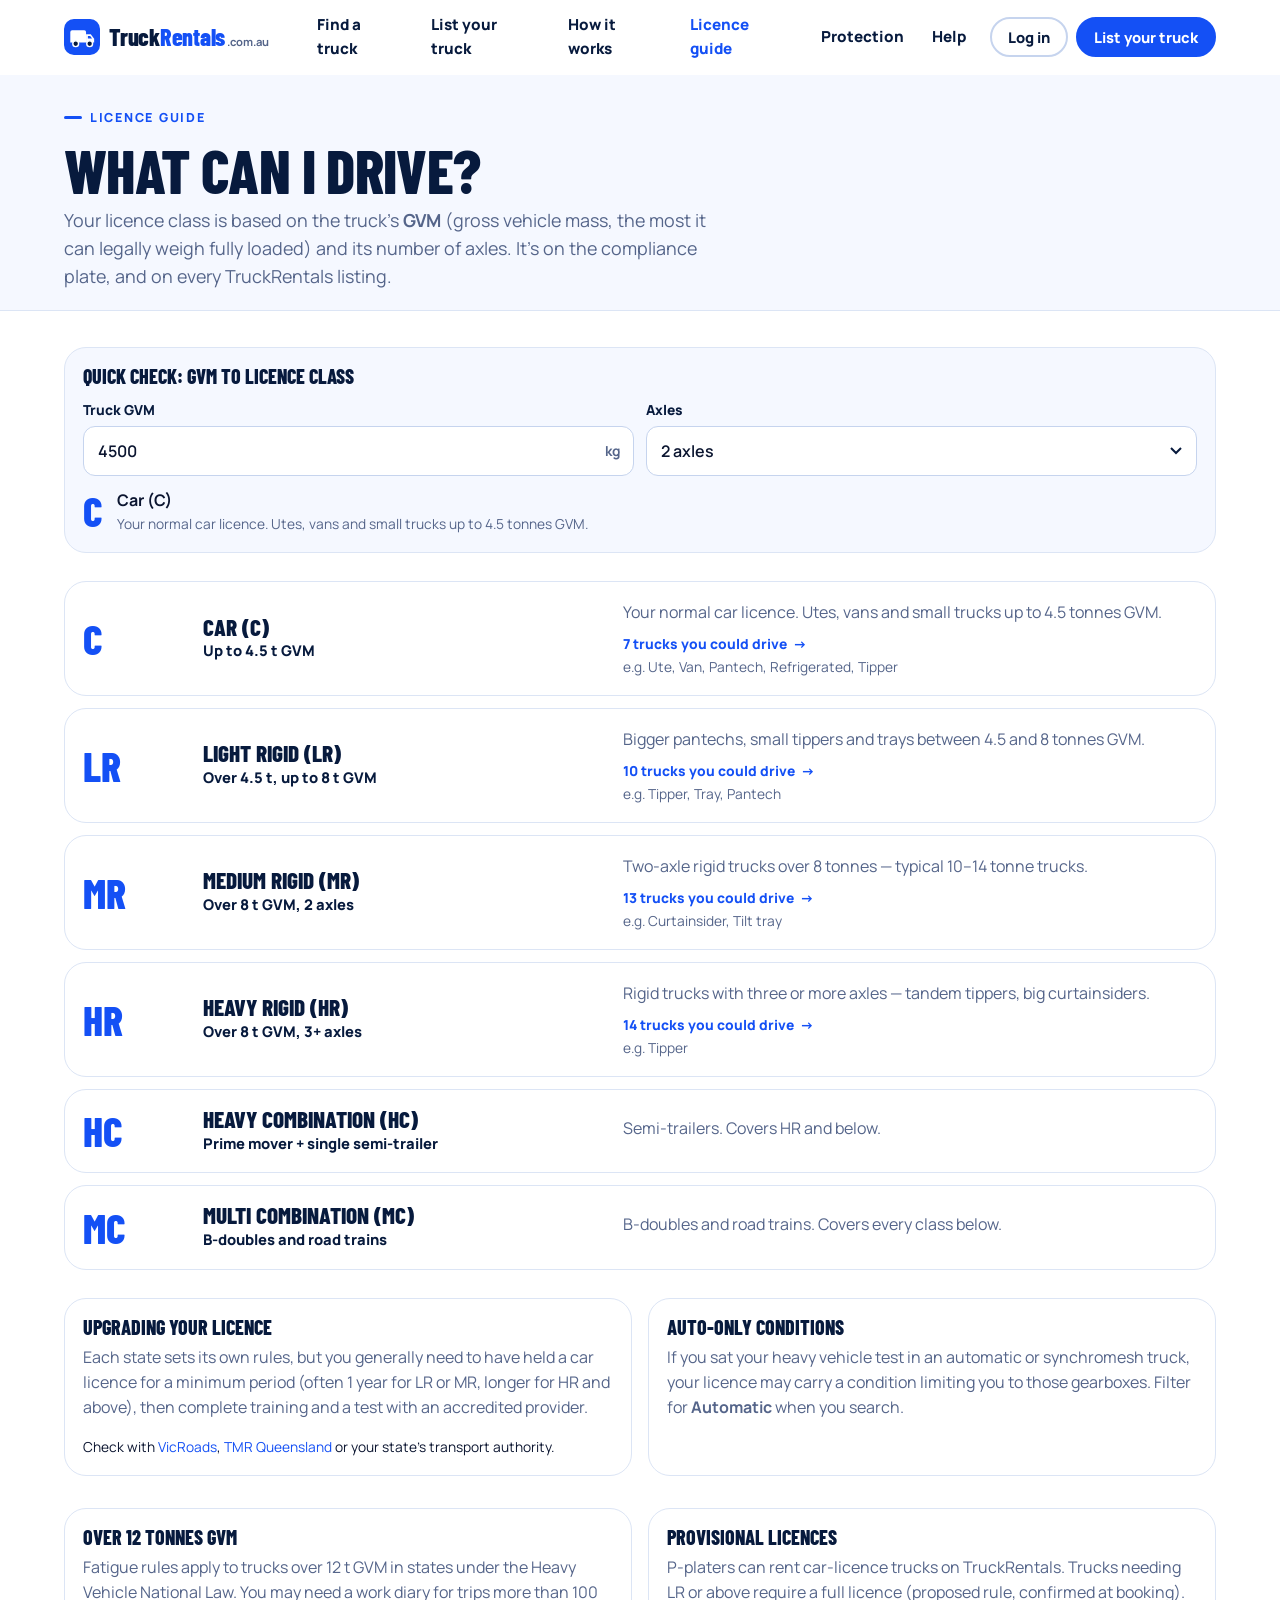
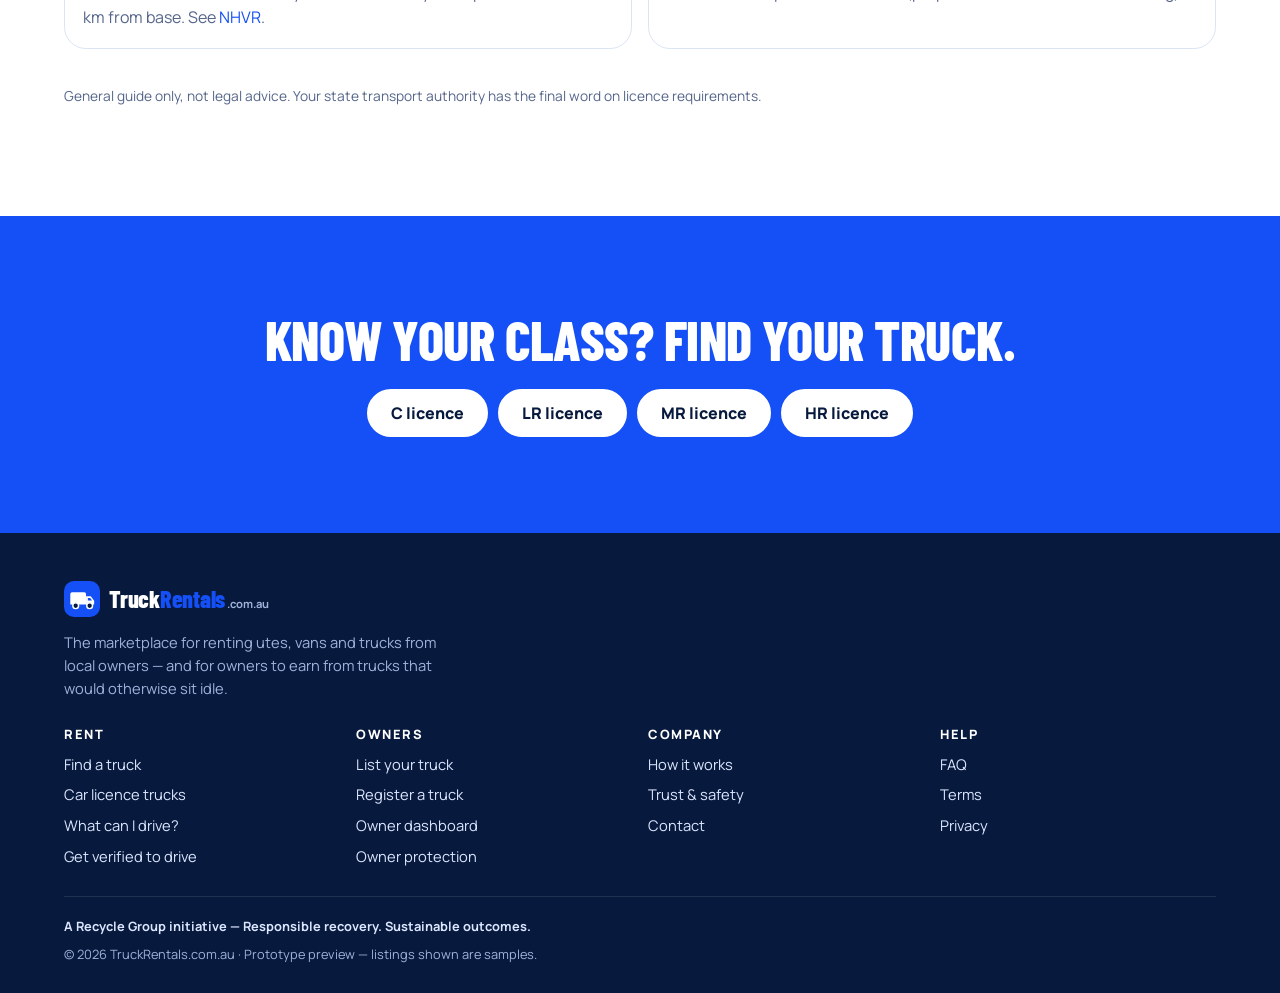
<file: licence-guide.html>
<!doctype html>
<html lang="en-AU"><head>
<meta charset="utf-8"><meta name="viewport" content="width=device-width,initial-scale=1,viewport-fit=cover">
<title>Truck licence guide — what can I drive? | TruckRentals.com.au</title><meta name="description" content="Which Australian licence class you need for utes, vans, pantechs, tippers and trucks — C, LR, MR, HR, HC and MC explained by GVM.">
<meta name="theme-color" content="#071A3D">
<meta property="og:title" content="Truck licence guide — what can I drive? | TruckRentals.com.au"><meta property="og:description" content="Which Australian licence class you need for utes, vans, pantechs, tippers and trucks — C, LR, MR, HR, HC and MC explained by GVM."><meta property="og:type" content="website">
<link rel="icon" href="assets/img/favicon.svg" type="image/svg+xml">
<link rel="preconnect" href="https://fonts.googleapis.com"><link rel="preconnect" href="https://fonts.gstatic.com" crossorigin>
<link href="https://fonts.googleapis.com/css2?family=Barlow+Condensed:wght@700;800&family=Manrope:wght@500;600;700;800&display=swap" rel="stylesheet">
<link rel="stylesheet" href="assets/css/main.css">
</head><body class="">
<a class="sr" href="#main">Skip to content</a>
<header class="site-header"><div class="wrap hdr">
  <a class="logo" href="index.html" aria-label="TruckRentals.com.au home"><svg class="logo-mark" viewBox="0 0 40 40" aria-hidden="true"><rect width="40" height="40" rx="11" fill="#1450F5"/><path d="M7 26V14.5a2 2 0 0 1 2-2h13.5a2 2 0 0 1 2 2V26Z" fill="#fff"/><path d="M24.5 17h5.2l3.8 5v4h-9Z" fill="#fff"/><path d="M26.5 18.8h2.6l2.1 2.9h-4.7Z" fill="#1450F5"/><circle cx="13" cy="27.5" r="3.2" fill="#071A3D" stroke="#fff" stroke-width="1.6"/><circle cx="28.5" cy="27.5" r="3.2" fill="#071A3D" stroke="#fff" stroke-width="1.6"/></svg><span class="logo-word">Truck<b>Rentals</b><small>.com.au</small></span></a>
  <nav id="siteNav" aria-label="Main"><a href="trucks.html">Find a truck</a><a href="list-your-truck.html">List your truck</a><a href="how-it-works.html">How it works</a><a href="licence-guide.html">Licence guide</a><a href="protection.html">Protection</a><a href="faq.html">Help</a>
    <div class="nav-cta"><a class="btn btn-lg" href="trucks.html">Find a truck</a><a class="btn btn-ghost btn-lg" href="owner-register.html">List your truck</a><a class="btn btn-ghost btn-lg" href="signup.html">Log in or sign up</a></div>
  </nav>
  <div class="hdr-actions"><span data-auth><a class="btn btn-ghost btn-sm hide-sm" href="signup.html?mode=login">Log in</a></span>
    <a class="btn btn-sm hdr-signup" href="owner-register.html">List your truck</a>
    <button class="nav-toggle" id="navToggle" aria-label="Menu" aria-expanded="false" aria-controls="siteNav"><span></span></button></div>
</div></header>
<main id="main">
<section class="page-head"><div class="wrap">
  <span class="eyebrow">Licence guide</span><h1>What can I drive?</h1>
  <p class="lede" style="margin:0">Your licence class is based on the truck's <b>GVM</b> (gross vehicle mass, the most it can legally weigh fully loaded) and its number of axles. It's on the compliance plate, and on every TruckRentals listing.</p>
</div></section>

<section class="section" style="padding-top:36px">
  <div class="wrap">
    <div class="panel panel-sky" style="display:grid;gap:12px">
      <h3 style="margin:0">Quick check: GVM to licence class</h3>
      <div class="grid-2" style="align-items:end">
        <div class="field" style="margin:0"><label for="gGvm">Truck GVM</label><div class="suffix"><input type="number" id="gGvm" inputmode="numeric" value="4500" min="1000" step="100"><span>kg</span></div></div>
        <div class="field" style="margin:0"><label for="gAx">Axles</label><select id="gAx"><option value="2">2 axles</option><option value="3">3+ axles</option></select></div>
      </div>
      <div id="gOut" aria-live="polite"></div>
    </div>

    <div class="lic-table" style="margin-top:28px" id="licTable"></div>

    <div class="grid-2" style="gap:16px;margin-top:28px">
      <div class="panel"><h3>Upgrading your licence</h3><p class="muted">Each state sets its own rules, but you generally need to have held a car licence for a minimum period (often 1 year for LR or MR, longer for HR and above), then complete training and a test with an accredited provider.</p><p class="small" style="margin:0">Check with <a href="https://www.vicroads.vic.gov.au" target="_blank" rel="noopener">VicRoads</a>, <a href="https://www.tmr.qld.gov.au" target="_blank" rel="noopener">TMR Queensland</a> or your state's transport authority.</p></div>
      <div class="panel"><h3>Auto-only conditions</h3><p class="muted" style="margin:0">If you sat your heavy vehicle test in an automatic or synchromesh truck, your licence may carry a condition limiting you to those gearboxes. Filter for <b>Automatic</b> when you search.</p></div>
      <div class="panel"><h3>Over 12 tonnes GVM</h3><p class="muted" style="margin:0">Fatigue rules apply to trucks over 12 t GVM in states under the Heavy Vehicle National Law. You may need a work diary for trips more than 100 km from base. See <a href="https://www.nhvr.gov.au" target="_blank" rel="noopener">NHVR</a>.</p></div>
      <div class="panel"><h3>Provisional licences</h3><p class="muted" style="margin:0">P-platers can rent car-licence trucks on TruckRentals. Trucks needing LR or above require a full licence (proposed rule, confirmed at booking).</p></div>
    </div>
    <p class="small muted" style="margin-top:20px">General guide only, not legal advice. Your state transport authority has the final word on licence requirements.</p>
  </div>
</section>
<section class="section section-blue"><div class="wrap center"><h2>Know your class? Find your truck.</h2><div style="display:flex;gap:10px;justify-content:center;flex-wrap:wrap" id="licBtns"></div></div></section>
<script>
document.addEventListener('DOMContentLoaded', () => {
  const counts = c => allTrucks().filter(t => canDrive(c, t.licence)).length;
  const types = c => [...new Set(allTrucks().filter(t => t.licence === c).map(t => TH_TYPE[t.type].short))];
  $('#licTable').innerHTML = TH_LICENCES.map(l => `<div class="lic-row reveal"><div class="lic-code">${l.code}</div><div><h3>${l.name}</h3><div class="gvm">${l.gvm}</div></div><div><p class="muted" style="margin:0 0 6px">${l.plain}</p>${l.rank <= 4 ? `<a class="link-arrow small" href="trucks.html?licence=${l.code}">${counts(l.code)} trucks you could drive</a>` : ''}${types(l.code).length ? `<div class="small muted">e.g. ${types(l.code).join(', ')}</div>` : ''}</div></div>`).join('');
  $('#licBtns').innerHTML = ['C', 'LR', 'MR', 'HR'].map(c => `<a class="btn btn-white" href="trucks.html?licence=${c}">${c} licence</a>`).join('');
  const calc = () => { const c = licenceForVehicle($('#gGvm').value, $('#gAx').value), L = TH_LICENCES.find(l => l.code === c);
    $('#gOut').innerHTML = `<div style="display:flex;gap:14px;align-items:center"><span class="lic-code" style="font-size:2.6rem">${c}</span><div><b>${L.name}</b><div class="small muted">${L.plain}</div></div></div>`; };
  $('#gGvm').addEventListener('input', calc); $('#gAx').addEventListener('change', calc); calc();
});
</script>
</main>
<footer class="site-footer"><div class="wrap">
  <a class="logo" href="index.html"><svg class="logo-mark" viewBox="0 0 40 40" aria-hidden="true"><rect width="40" height="40" rx="11" fill="#1450F5"/><path d="M7 26V14.5a2 2 0 0 1 2-2h13.5a2 2 0 0 1 2 2V26Z" fill="#fff"/><path d="M24.5 17h5.2l3.8 5v4h-9Z" fill="#fff"/><path d="M26.5 18.8h2.6l2.1 2.9h-4.7Z" fill="#1450F5"/><circle cx="13" cy="27.5" r="3.2" fill="#071A3D" stroke="#fff" stroke-width="1.6"/><circle cx="28.5" cy="27.5" r="3.2" fill="#071A3D" stroke="#fff" stroke-width="1.6"/></svg><span class="logo-word">Truck<b>Rentals</b><small>.com.au</small></span></a>
  <p style="max-width:44ch;margin-top:14px">The marketplace for renting utes, vans and trucks from local owners — and for owners to earn from trucks that would otherwise sit idle.</p>
  <div class="fgrid">
    <div><h4>Rent</h4><ul><li><a href="trucks.html">Find a truck</a></li><li><a href="trucks.html?licence=C">Car licence trucks</a></li><li><a href="licence-guide.html">What can I drive?</a></li><li><a href="signup.html?role=renter">Get verified to drive</a></li></ul></div>
    <div><h4>Owners</h4><ul><li><a href="list-your-truck.html">List your truck</a></li><li><a href="owner-register.html">Register a truck</a></li><li><a href="dashboard.html">Owner dashboard</a></li><li><a href="protection.html#owners">Owner protection</a></li></ul></div>
    <div><h4>Company</h4><ul><li><a href="how-it-works.html">How it works</a></li><li><a href="protection.html">Trust &amp; safety</a></li><li><a href="contact.html">Contact</a></li></ul></div>
    <div><h4>Help</h4><ul><li><a href="faq.html">FAQ</a></li><li><a href="terms.html">Terms</a></li><li><a href="privacy.html">Privacy</a></li></ul></div>
  </div>
  <div class="foot-base"><span class="group-line">A Recycle Group initiative — Responsible recovery. Sustainable outcomes.</span><span>© 2026 TruckRentals.com.au · Prototype preview — listings shown are samples.</span></div>
</div></footer>
<script src="assets/js/data.js"></script><script src="assets/js/trucks-svg.js"></script><script src="assets/js/app.js"></script>
</body></html>
</file>
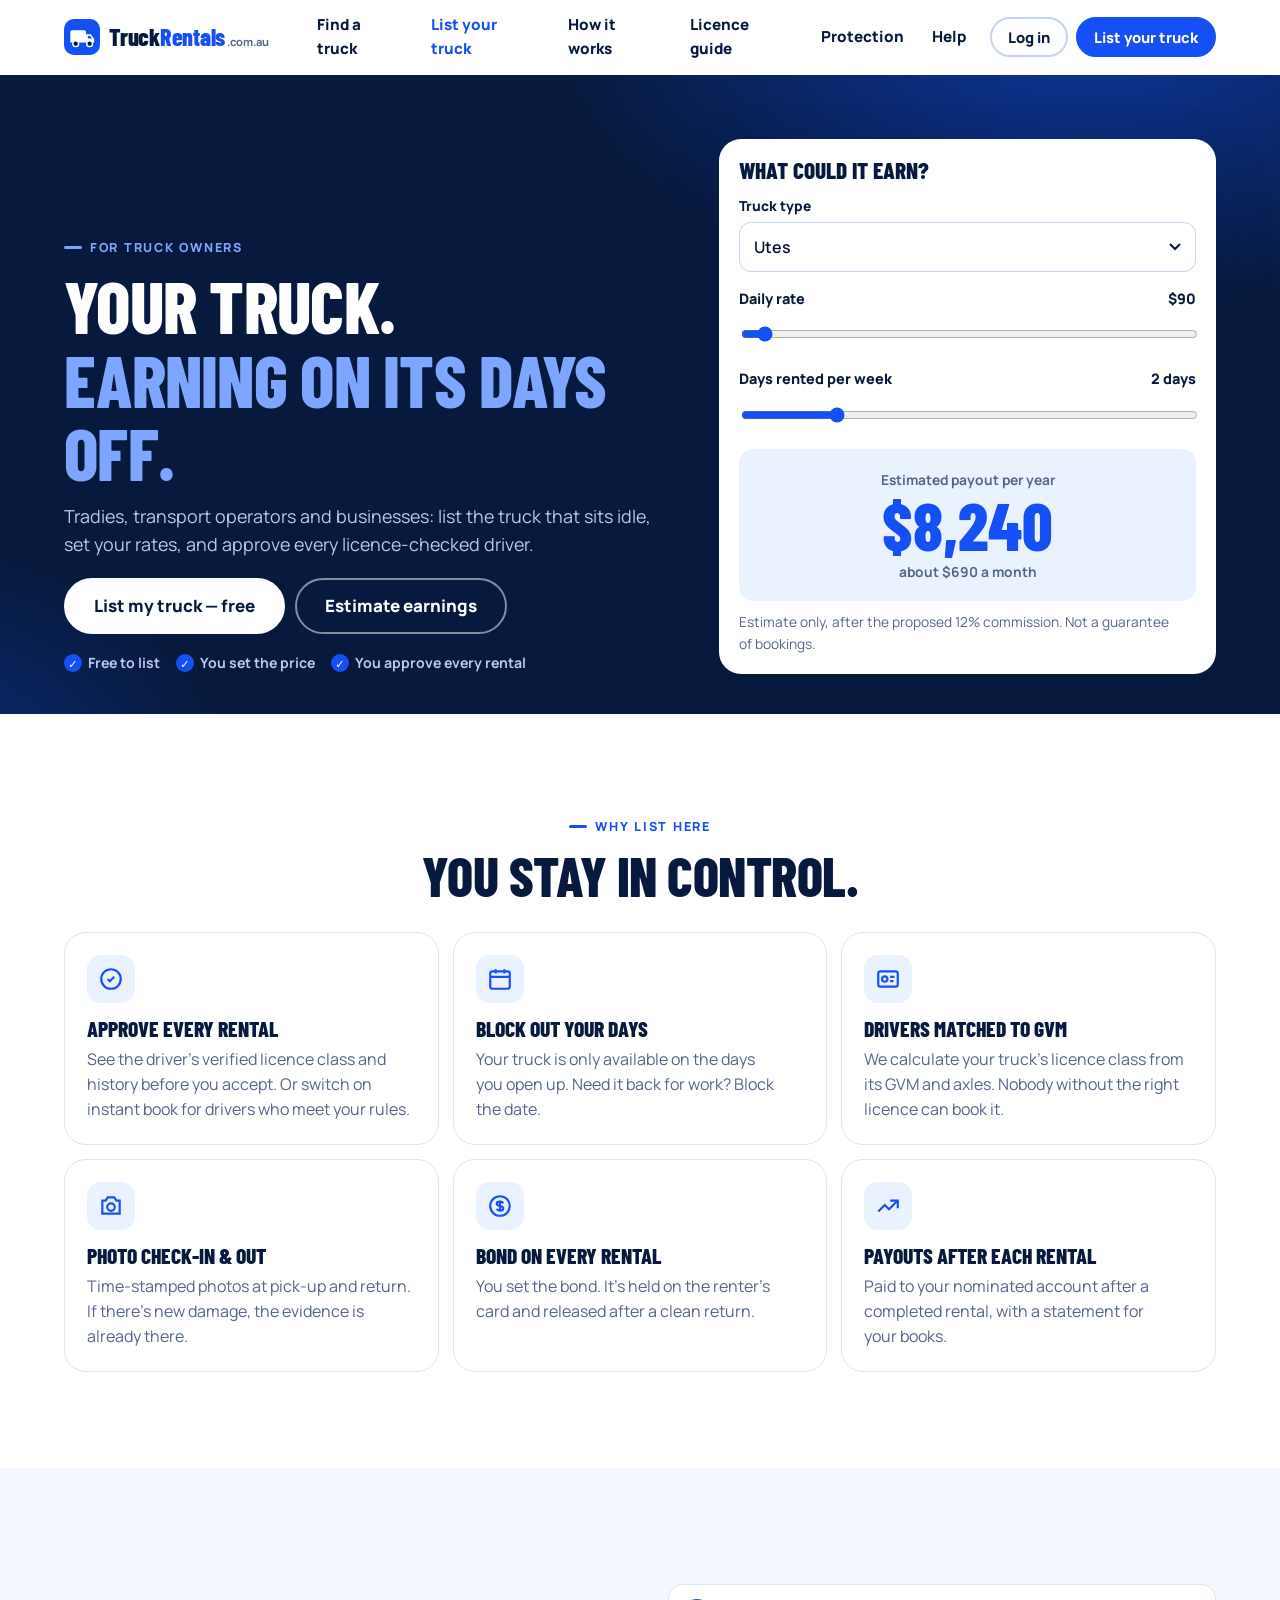
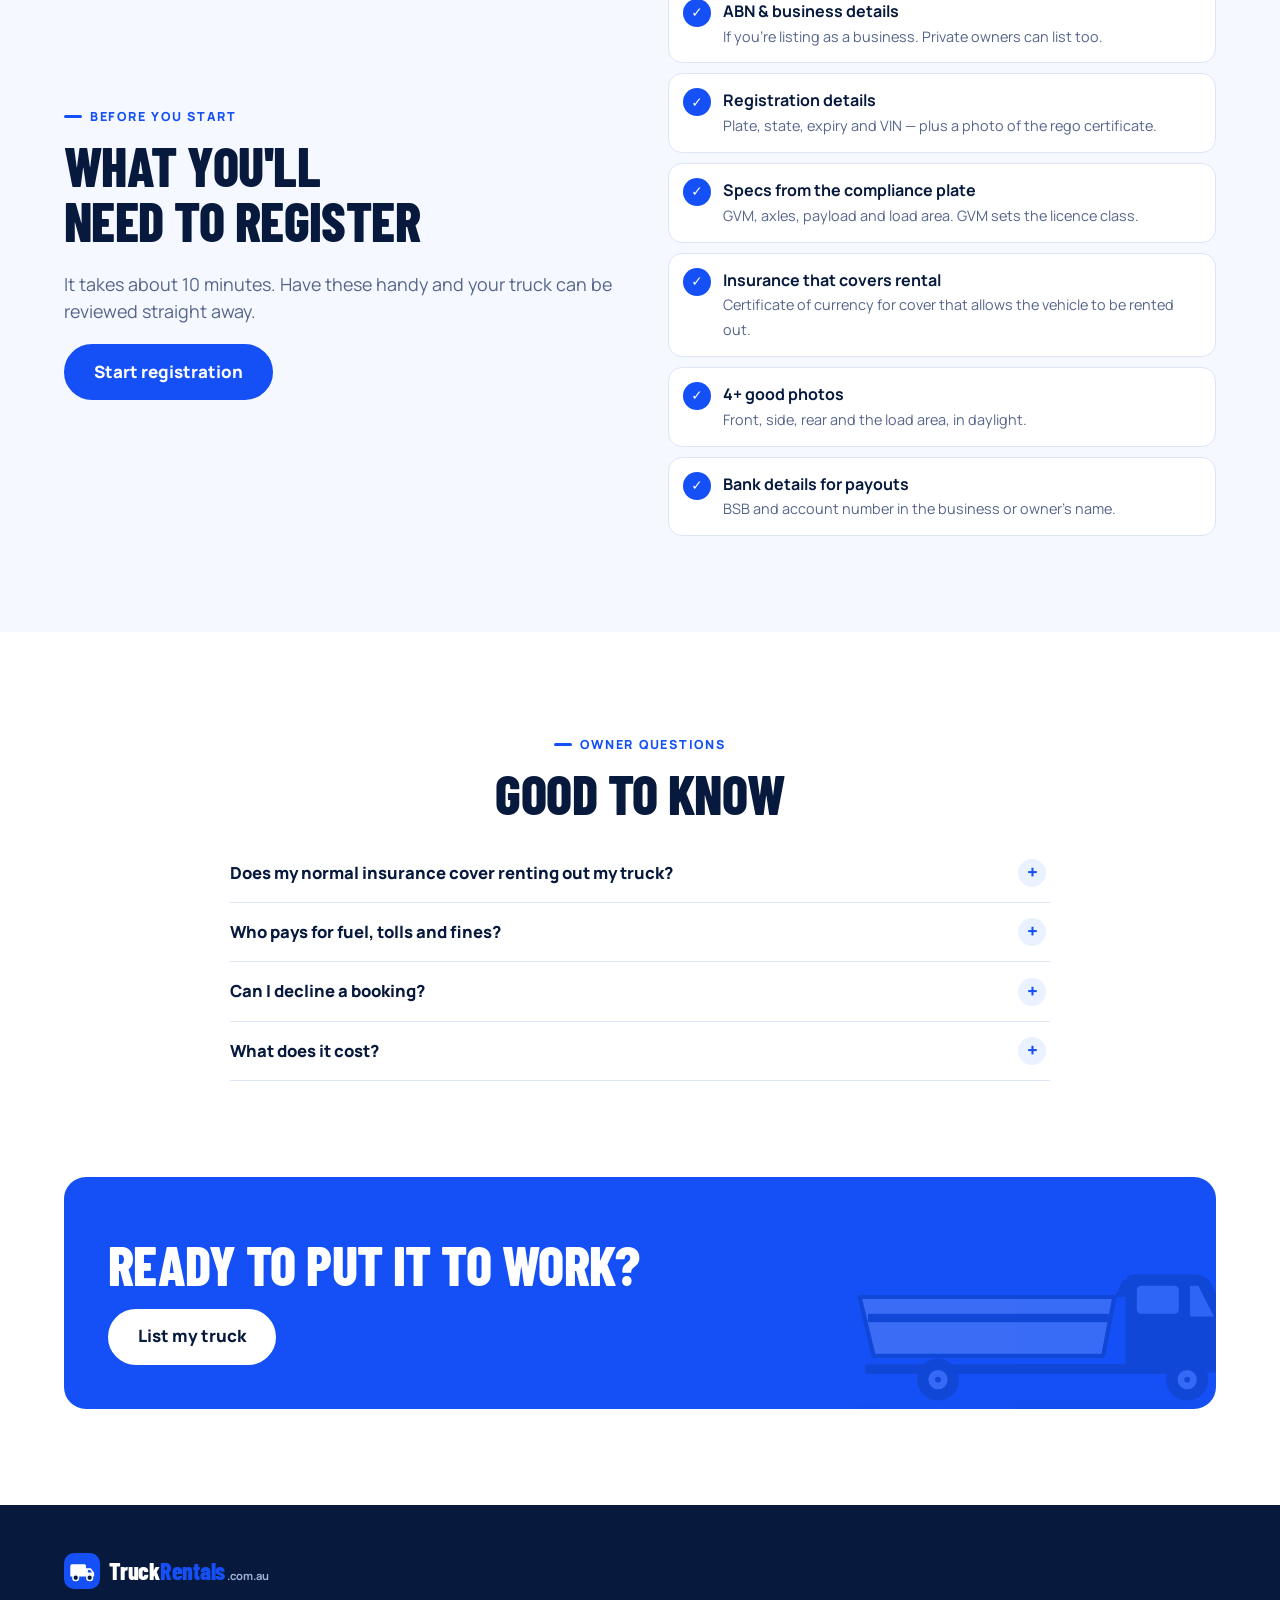
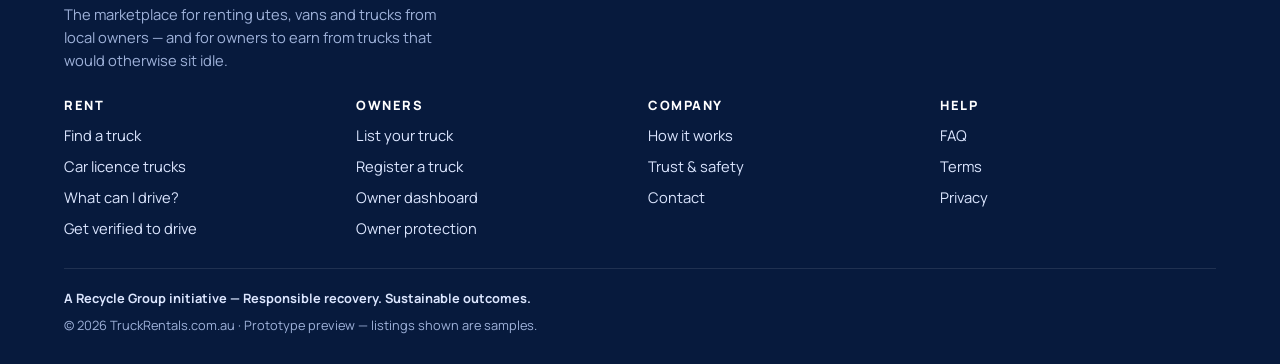
<file: list-your-truck.html>
<!doctype html>
<html lang="en-AU"><head>
<meta charset="utf-8"><meta name="viewport" content="width=device-width,initial-scale=1,viewport-fit=cover">
<title>List your truck — earn from idle days | TruckRentals.com.au</title><meta name="description" content="List your ute, van or truck on TruckRentals.com.au. Free to list, you approve every rental, drivers are licence-checked and payouts go straight to your account.">
<meta name="theme-color" content="#071A3D">
<meta property="og:title" content="List your truck — earn from idle days | TruckRentals.com.au"><meta property="og:description" content="List your ute, van or truck on TruckRentals.com.au. Free to list, you approve every rental, drivers are licence-checked and payouts go straight to your account."><meta property="og:type" content="website">
<link rel="icon" href="assets/img/favicon.svg" type="image/svg+xml">
<link rel="preconnect" href="https://fonts.googleapis.com"><link rel="preconnect" href="https://fonts.gstatic.com" crossorigin>
<link href="https://fonts.googleapis.com/css2?family=Barlow+Condensed:wght@700;800&family=Manrope:wght@500;600;700;800&display=swap" rel="stylesheet">
<link rel="stylesheet" href="assets/css/main.css">
</head><body class="">
<a class="sr" href="#main">Skip to content</a>
<header class="site-header"><div class="wrap hdr">
  <a class="logo" href="index.html" aria-label="TruckRentals.com.au home"><svg class="logo-mark" viewBox="0 0 40 40" aria-hidden="true"><rect width="40" height="40" rx="11" fill="#1450F5"/><path d="M7 26V14.5a2 2 0 0 1 2-2h13.5a2 2 0 0 1 2 2V26Z" fill="#fff"/><path d="M24.5 17h5.2l3.8 5v4h-9Z" fill="#fff"/><path d="M26.5 18.8h2.6l2.1 2.9h-4.7Z" fill="#1450F5"/><circle cx="13" cy="27.5" r="3.2" fill="#071A3D" stroke="#fff" stroke-width="1.6"/><circle cx="28.5" cy="27.5" r="3.2" fill="#071A3D" stroke="#fff" stroke-width="1.6"/></svg><span class="logo-word">Truck<b>Rentals</b><small>.com.au</small></span></a>
  <nav id="siteNav" aria-label="Main"><a href="trucks.html">Find a truck</a><a href="list-your-truck.html">List your truck</a><a href="how-it-works.html">How it works</a><a href="licence-guide.html">Licence guide</a><a href="protection.html">Protection</a><a href="faq.html">Help</a>
    <div class="nav-cta"><a class="btn btn-lg" href="trucks.html">Find a truck</a><a class="btn btn-ghost btn-lg" href="owner-register.html">List your truck</a><a class="btn btn-ghost btn-lg" href="signup.html">Log in or sign up</a></div>
  </nav>
  <div class="hdr-actions"><span data-auth><a class="btn btn-ghost btn-sm hide-sm" href="signup.html?mode=login">Log in</a></span>
    <a class="btn btn-sm hdr-signup" href="owner-register.html">List your truck</a>
    <button class="nav-toggle" id="navToggle" aria-label="Menu" aria-expanded="false" aria-controls="siteNav"><span></span></button></div>
</div></header>
<main id="main">
<section class="hero" style="padding-bottom:40px">
  <div class="wrap hero-grid">
    <div>
      <span class="eyebrow" style="color:#7FA6FF">For truck owners</span>
      <h1>Your truck.<br><em>Earning on its days off.</em></h1>
      <p class="lede">Tradies, transport operators and businesses: list the truck that sits idle, set your rates, and approve every licence-checked driver.</p>
      <div style="display:flex;gap:10px;flex-wrap:wrap;margin-top:20px"><a class="btn btn-white btn-lg" href="owner-register.html">List my truck — free</a><a class="btn btn-outline-w btn-lg" href="#earn">Estimate earnings</a></div>
      <ul class="hero-badges"><li>Free to list</li><li>You set the price</li><li>You approve every rental</li></ul>
    </div>
    <div class="earn" id="earn">
      <h3 style="margin-bottom:12px">What could it earn?</h3>
      <div class="field"><label for="eType">Truck type</label><select id="eType"></select></div>
      <div class="field"><div class="range-row"><label for="eRate">Daily rate</label><span id="eRateOut"></span></div><input type="range" id="eRate" min="60" max="900" step="10"></div>
      <div class="field"><div class="range-row"><label for="eDays">Days rented per week</label><span id="eDaysOut"></span></div><input type="range" id="eDays" min="1" max="6" step="1" value="2"></div>
      <div class="earn-out"><span>Estimated payout per year</span><b id="eYear">$0</b><span id="eMonth"></span></div>
      <p class="small muted" style="margin:10px 0 0">Estimate only, after the proposed ${Math.round(0)}% commission — not a guarantee of bookings.</p>
    </div>
  </div>
</section>

<section class="section">
  <div class="wrap">
    <div class="center" style="margin-bottom:28px"><span class="eyebrow">Why list here</span><h2>You stay in control.</h2></div>
    <div class="feature-grid">
      <div class="feature reveal"><div class="ico"><svg viewBox="0 0 24 24" fill="none" stroke="currentColor" stroke-width="2"><path d="M9 12l2 2 4-4"/><circle cx="12" cy="12" r="9"/></svg></div><h3>Approve every rental</h3><p>See the driver's verified licence class and history before you accept. Or switch on instant book for drivers who meet your rules.</p></div>
      <div class="feature reveal"><div class="ico"><svg viewBox="0 0 24 24" fill="none" stroke="currentColor" stroke-width="2"><rect x="3" y="5" width="18" height="16" rx="2"/><path d="M3 10h18M8 3v4M16 3v4"/></svg></div><h3>Block out your days</h3><p>Your truck is only available on the days you open up. Need it back for work? Block the date.</p></div>
      <div class="feature reveal"><div class="ico"><svg viewBox="0 0 24 24" fill="none" stroke="currentColor" stroke-width="2"><rect x="3" y="5" width="18" height="14" rx="2"/><circle cx="9" cy="12" r="2.5"/><path d="M14 10h4M14 14h3"/></svg></div><h3>Drivers matched to GVM</h3><p>We calculate your truck's licence class from its GVM and axles. Nobody without the right licence can book it.</p></div>
      <div class="feature reveal"><div class="ico"><svg viewBox="0 0 24 24" fill="none" stroke="currentColor" stroke-width="2"><path d="M4 7h3l2-3h6l2 3h3v12H4z"/><circle cx="12" cy="13" r="3.5"/></svg></div><h3>Photo check-in &amp; out</h3><p>Time-stamped photos at pick-up and return. If there's new damage, the evidence is already there.</p></div>
      <div class="feature reveal"><div class="ico"><svg viewBox="0 0 24 24" fill="none" stroke="currentColor" stroke-width="2"><circle cx="12" cy="12" r="9"/><path d="M12 7v10M15 9.5c-.5-1-1.6-1.5-3-1.5-1.7 0-3 .8-3 2s1.3 1.7 3 2 3 .9 3 2.2-1.4 2-3 2c-1.5 0-2.6-.6-3-1.6"/></svg></div><h3>Bond on every rental</h3><p>You set the bond. It's held on the renter's card and released after a clean return.</p></div>
      <div class="feature reveal"><div class="ico"><svg viewBox="0 0 24 24" fill="none" stroke="currentColor" stroke-width="2"><path d="M3 17l6-6 4 4 8-8"/><path d="M14 7h7v7"/></svg></div><h3>Payouts after each rental</h3><p>Paid to your nominated account after a completed rental, with a statement for your books.</p></div>
    </div>
  </div>
</section>

<section class="section section-sky">
  <div class="wrap split">
    <div>
      <span class="eyebrow">Before you start</span>
      <h2>What you'll need to register</h2>
      <p class="lede">It takes about 10 minutes. Have these handy and your truck can be reviewed straight away.</p>
      <a class="btn btn-lg" href="owner-register.html">Start registration</a>
    </div>
    <ul class="checklist" style="margin-top:20px">
      <li><div><b>ABN &amp; business details</b><span>If you're listing as a business. Private owners can list too.</span></div></li>
      <li><div><b>Registration details</b><span>Plate, state, expiry and VIN — plus a photo of the rego certificate.</span></div></li>
      <li><div><b>Specs from the compliance plate</b><span>GVM, axles, payload and load area. GVM sets the licence class.</span></div></li>
      <li><div><b>Insurance that covers rental</b><span>Certificate of currency for cover that allows the vehicle to be rented out.</span></div></li>
      <li><div><b>4+ good photos</b><span>Front, side, rear and the load area, in daylight.</span></div></li>
      <li><div><b>Bank details for payouts</b><span>BSB and account number in the business or owner's name.</span></div></li>
    </ul>
  </div>
</section>

<section class="section">
  <div class="wrap">
    <div class="center" style="margin-bottom:10px"><span class="eyebrow">Owner questions</span><h2>Good to know</h2></div>
    <div class="faq">
      <div class="faq-item"><button class="faq-q" aria-expanded="false">Does my normal insurance cover renting out my truck?</button><div class="faq-a">Often not — many standard motor policies exclude renting the vehicle out to third parties. Check with your insurer that your policy covers the vehicle being rented out, and upload the certificate of currency when you register. Owner cover through TruckRentals is being finalised and will be offered once confirmed.</div></div>
      <div class="faq-item"><button class="faq-q" aria-expanded="false">Who pays for fuel, tolls and fines?</button><div class="faq-a">The renter. Trucks go out and come back at the same fuel level, and tolls and infringements during the rental are transferred to the renter through the booking record.</div></div>
      <div class="faq-item"><button class="faq-q" aria-expanded="false">Can I decline a booking?</button><div class="faq-a">Yes. Unless you've switched on instant book, every booking is a request you accept or decline.</div></div>
      <div class="faq-item"><button class="faq-q" aria-expanded="false">What does it cost?</button><div class="faq-a">Listing is free. A commission is taken from completed rentals only — you'll see your exact payout on every request before you accept.</div></div>
    </div>
  </div>
</section>

<section class="section" style="padding-top:0"><div class="wrap"><div class="cta-band"><span id="ctaT"></span><h2>Ready to put it to work?</h2><div class="btns"><a class="btn btn-white btn-lg" href="owner-register.html">List my truck</a></div></div></div></section>

<script>
document.addEventListener('DOMContentLoaded', () => {
  $('#ctaT').innerHTML = truckSVG('tipper', { cab: '#071A3D' });
  const comm = Math.round(TH_CONFIG.ownerCommissionPct * 100);
  $('#earn p.small').textContent = `Estimate only, after the proposed ${comm}% commission. Not a guarantee of bookings.`;
  const avg = id => { const l = TH_TRUCKS_SAMPLE.filter(t => t.type === id); return l.length ? Math.round(l.reduce((s, t) => s + t.dayRate, 0) / l.length / 10) * 10 : 200; };
  $('#eType').innerHTML = TH_TYPES.map(t => `<option value="${t.id}">${t.name}</option>`).join('');
  const p = new URLSearchParams(location.search);
  if (p.get('type')) $('#eType').value = p.get('type');
  if (p.get('days')) $('#eDays').value = p.get('days');
  $('#eRate').value = avg($('#eType').value);
  function calc() {
    const r = +$('#eRate').value, d = +$('#eDays').value;
    $('#eRateOut').textContent = money(r); $('#eDaysOut').textContent = d + (d > 1 ? ' days' : ' day');
    const yr = r * d * 52 * (1 - TH_CONFIG.ownerCommissionPct);
    $('#eYear').textContent = money(Math.round(yr / 10) * 10);
    $('#eMonth').textContent = 'about ' + money(Math.round(yr / 12 / 10) * 10) + ' a month';
  }
  $('#eType').addEventListener('change', () => { $('#eRate').value = avg($('#eType').value); calc(); });
  $('#eRate').addEventListener('input', calc); $('#eDays').addEventListener('input', calc); calc();
});
</script>
</main>
<footer class="site-footer"><div class="wrap">
  <a class="logo" href="index.html"><svg class="logo-mark" viewBox="0 0 40 40" aria-hidden="true"><rect width="40" height="40" rx="11" fill="#1450F5"/><path d="M7 26V14.5a2 2 0 0 1 2-2h13.5a2 2 0 0 1 2 2V26Z" fill="#fff"/><path d="M24.5 17h5.2l3.8 5v4h-9Z" fill="#fff"/><path d="M26.5 18.8h2.6l2.1 2.9h-4.7Z" fill="#1450F5"/><circle cx="13" cy="27.5" r="3.2" fill="#071A3D" stroke="#fff" stroke-width="1.6"/><circle cx="28.5" cy="27.5" r="3.2" fill="#071A3D" stroke="#fff" stroke-width="1.6"/></svg><span class="logo-word">Truck<b>Rentals</b><small>.com.au</small></span></a>
  <p style="max-width:44ch;margin-top:14px">The marketplace for renting utes, vans and trucks from local owners — and for owners to earn from trucks that would otherwise sit idle.</p>
  <div class="fgrid">
    <div><h4>Rent</h4><ul><li><a href="trucks.html">Find a truck</a></li><li><a href="trucks.html?licence=C">Car licence trucks</a></li><li><a href="licence-guide.html">What can I drive?</a></li><li><a href="signup.html?role=renter">Get verified to drive</a></li></ul></div>
    <div><h4>Owners</h4><ul><li><a href="list-your-truck.html">List your truck</a></li><li><a href="owner-register.html">Register a truck</a></li><li><a href="dashboard.html">Owner dashboard</a></li><li><a href="protection.html#owners">Owner protection</a></li></ul></div>
    <div><h4>Company</h4><ul><li><a href="how-it-works.html">How it works</a></li><li><a href="protection.html">Trust &amp; safety</a></li><li><a href="contact.html">Contact</a></li></ul></div>
    <div><h4>Help</h4><ul><li><a href="faq.html">FAQ</a></li><li><a href="terms.html">Terms</a></li><li><a href="privacy.html">Privacy</a></li></ul></div>
  </div>
  <div class="foot-base"><span class="group-line">A Recycle Group initiative — Responsible recovery. Sustainable outcomes.</span><span>© 2026 TruckRentals.com.au · Prototype preview — listings shown are samples.</span></div>
</div></footer>
<script src="assets/js/data.js"></script><script src="assets/js/trucks-svg.js"></script><script src="assets/js/app.js"></script>
</body></html>
</file>
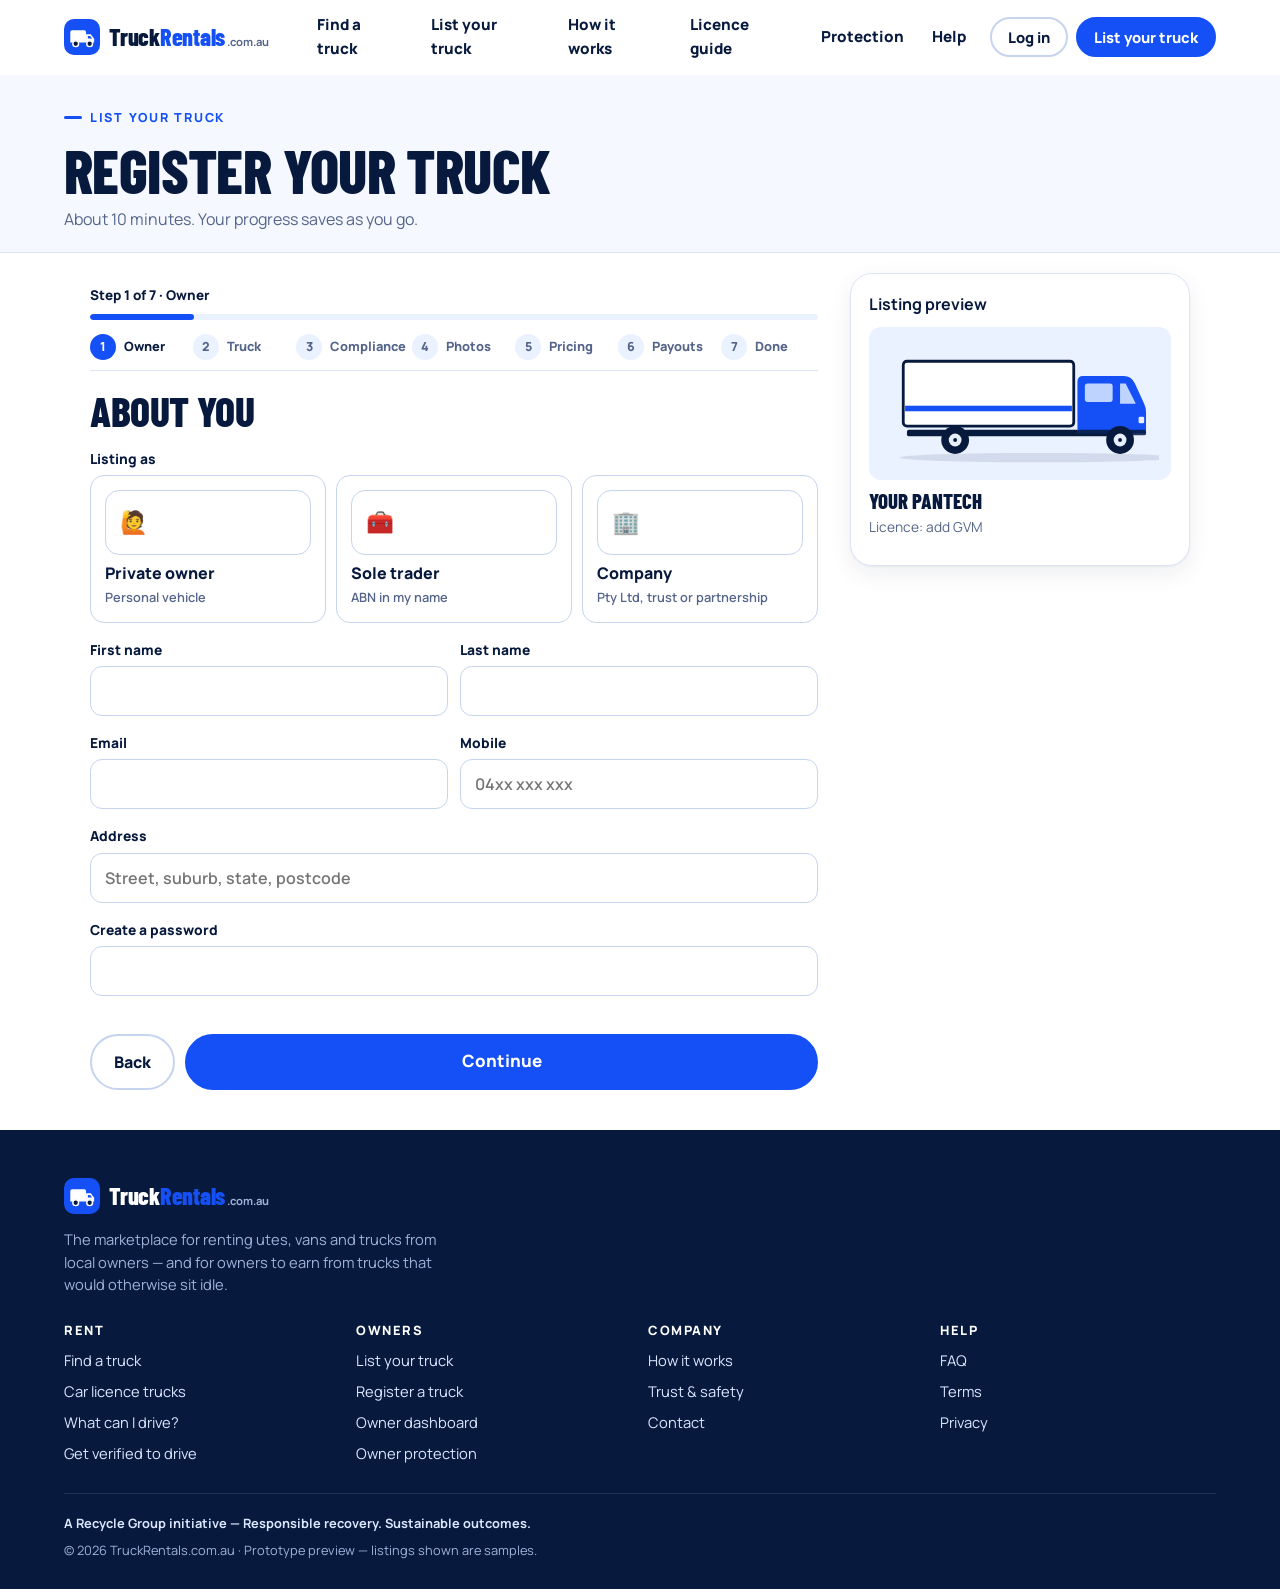
<file: owner-register.html>
<!doctype html>
<html lang="en-AU"><head>
<meta charset="utf-8"><meta name="viewport" content="width=device-width,initial-scale=1,viewport-fit=cover">
<title>Register your truck | TruckRentals.com.au</title><meta name="description" content="Register as an owner and list your truck — business details, vehicle, compliance, photos, pricing and payouts.">
<meta name="theme-color" content="#071A3D">
<meta property="og:title" content="Register your truck | TruckRentals.com.au"><meta property="og:description" content="Register as an owner and list your truck — business details, vehicle, compliance, photos, pricing and payouts."><meta property="og:type" content="website">
<link rel="icon" href="assets/img/favicon.svg" type="image/svg+xml">
<link rel="preconnect" href="https://fonts.googleapis.com"><link rel="preconnect" href="https://fonts.gstatic.com" crossorigin>
<link href="https://fonts.googleapis.com/css2?family=Barlow+Condensed:wght@700;800&family=Manrope:wght@500;600;700;800&display=swap" rel="stylesheet">
<link rel="stylesheet" href="assets/css/main.css">
</head><body class="">
<a class="sr" href="#main">Skip to content</a>
<header class="site-header"><div class="wrap hdr">
  <a class="logo" href="index.html" aria-label="TruckRentals.com.au home"><svg class="logo-mark" viewBox="0 0 40 40" aria-hidden="true"><rect width="40" height="40" rx="11" fill="#1450F5"/><path d="M7 26V14.5a2 2 0 0 1 2-2h13.5a2 2 0 0 1 2 2V26Z" fill="#fff"/><path d="M24.5 17h5.2l3.8 5v4h-9Z" fill="#fff"/><path d="M26.5 18.8h2.6l2.1 2.9h-4.7Z" fill="#1450F5"/><circle cx="13" cy="27.5" r="3.2" fill="#071A3D" stroke="#fff" stroke-width="1.6"/><circle cx="28.5" cy="27.5" r="3.2" fill="#071A3D" stroke="#fff" stroke-width="1.6"/></svg><span class="logo-word">Truck<b>Rentals</b><small>.com.au</small></span></a>
  <nav id="siteNav" aria-label="Main"><a href="trucks.html">Find a truck</a><a href="list-your-truck.html">List your truck</a><a href="how-it-works.html">How it works</a><a href="licence-guide.html">Licence guide</a><a href="protection.html">Protection</a><a href="faq.html">Help</a>
    <div class="nav-cta"><a class="btn btn-lg" href="trucks.html">Find a truck</a><a class="btn btn-ghost btn-lg" href="owner-register.html">List your truck</a><a class="btn btn-ghost btn-lg" href="signup.html">Log in or sign up</a></div>
  </nav>
  <div class="hdr-actions"><span data-auth><a class="btn btn-ghost btn-sm hide-sm" href="signup.html?mode=login">Log in</a></span>
    <a class="btn btn-sm hdr-signup" href="owner-register.html">List your truck</a>
    <button class="nav-toggle" id="navToggle" aria-label="Menu" aria-expanded="false" aria-controls="siteNav"><span></span></button></div>
</div></header>
<main id="main">
<section class="page-head"><div class="wrap"><span class="eyebrow">List your truck</span><h1>Register your truck</h1><p class="muted" style="margin:0">About 10 minutes. Your progress saves as you go.</p></div></section>
<div class="wrap" style="padding-top:20px;padding-bottom:40px">
<div class="flow-wrap">
<form class="flow" id="flow" novalidate>
  <div class="stepper-head"><div class="stepper-count"></div><div class="stepper-progress"><span></span></div><ol class="stepper-bar"></ol></div>

  <!-- 1 OWNER -->
  <section class="step" data-label="Owner" data-validate="checkOwner">
    <h2>About you</h2>
    <div class="field"><span class="lbl">Listing as</span>
      <div class="choice-grid">
        <label class="choice"><input type="radio" name="entity" value="Private" required><span><span class="ico">🙋</span>Private owner<small>Personal vehicle</small></span></label>
        <label class="choice"><input type="radio" name="entity" value="Sole trader"><span><span class="ico">🧰</span>Sole trader<small>ABN in my name</small></span></label>
        <label class="choice"><input type="radio" name="entity" value="Company"><span><span class="ico">🏢</span>Company<small>Pty Ltd, trust or partnership</small></span></label>
      </div></div>
    <div class="grid-2">
      <div class="field"><label for="oFirst">First name</label><input type="text" id="oFirst" autocomplete="given-name" required></div>
      <div class="field"><label for="oLast">Last name</label><input type="text" id="oLast" autocomplete="family-name" required></div>
      <div class="field"><label for="oEmail">Email</label><input type="email" id="oEmail" autocomplete="email" required pattern="[^@\s]+@[^@\s]+\.[^@\s]+" data-msg="Enter a valid email"></div>
      <div class="field"><label for="oMobile">Mobile</label><input type="tel" id="oMobile" inputmode="tel" autocomplete="tel" placeholder="04xx xxx xxx" required pattern="(\+?61|0)4\d{2}\s?\d{3}\s?\d{3}" data-msg="Enter an Australian mobile"></div>
    </div>
    <div id="bizFields" hidden>
      <div class="grid-2">
        <div class="field"><label for="oAbn">ABN</label><input type="text" id="oAbn" inputmode="numeric" placeholder="11 digits" autocomplete="off"><small class="hint">Checked against the ATO checksum</small></div>
        <div class="field"><label for="oBiz">Legal / entity name</label><input type="text" id="oBiz" autocomplete="organization"></div>
        <div class="field"><label for="oTrading">Trading name <span class="muted">(optional)</span></label><input type="text" id="oTrading"></div>
        <div class="field"><span class="lbl">Registered for GST?</span><div class="seg"><label><input type="radio" name="gst" value="yes" checked><span>Yes</span></label><label><input type="radio" name="gst" value="no"><span>No</span></label></div></div>
      </div>
    </div>
    <div class="field"><label for="oAddr">Address</label><input type="text" id="oAddr" autocomplete="street-address" required placeholder="Street, suburb, state, postcode"></div>
    <div class="field"><label for="oPw">Create a password</label><input type="password" id="oPw" autocomplete="new-password" required minlength="8" pattern=".{8,}" data-msg="At least 8 characters"></div>
    <div class="step-actions"><a class="btn btn-ghost" href="list-your-truck.html">Back</a><button class="btn btn-lg" data-next>Continue</button></div>
  </section>

  <!-- 2 VEHICLE -->
  <section class="step" data-label="Truck">
    <h2>Your truck</h2>
    <div class="field"><span class="lbl">Type</span><div class="choice-grid" id="typeGrid"></div></div>
    <div class="grid-2">
      <div class="field"><label for="vMake">Make</label><input type="text" id="vMake" required placeholder="e.g. Isuzu"></div>
      <div class="field"><label for="vModel">Model</label><input type="text" id="vModel" required placeholder="e.g. NLR 45-150"></div>
      <div class="field"><label for="vYear">Year</label><input type="number" id="vYear" inputmode="numeric" min="1980" required></div>
      <div class="field"><label for="vOdo">Odometer</label><div class="suffix"><input type="number" id="vOdo" inputmode="numeric" min="0" required><span>km</span></div></div>
    </div>
    <h3 style="margin-top:10px">Registration</h3>
    <div class="grid-3">
      <div class="field"><label for="vPlate">Plate</label><input type="text" id="vPlate" required autocomplete="off" style="text-transform:uppercase" pattern="[A-Za-z0-9 ]{2,9}" data-msg="2–9 letters/numbers"></div>
      <div class="field"><label for="vState">State</label><select id="vState" required><option value="">Select</option><option>VIC</option><option>NSW</option><option>QLD</option><option>SA</option><option>WA</option><option>TAS</option><option>ACT</option><option>NT</option></select></div>
      <div class="field"><label for="vRegExp">Rego expiry</label><input type="date" id="vRegExp" required data-check="futureDate"></div>
    </div>
    <div class="field"><label for="vVin">VIN</label><input type="text" id="vVin" required autocomplete="off" style="text-transform:uppercase" data-check="checkVin" placeholder="17 characters"><small class="hint">On the compliance plate or rego papers</small></div>
    <h3 style="margin-top:10px">Weights &amp; size <span class="muted small" style="text-transform:none;font-family:var(--f-b)">from the compliance plate</span></h3>
    <div class="grid-2">
      <div class="field"><label for="vGvm">GVM</label><div class="suffix"><input type="number" id="vGvm" inputmode="numeric" min="1000" max="30000" required><span>kg</span></div></div>
      <div class="field"><label for="vAxles">Axles</label><select id="vAxles" required><option value="2">2 axles</option><option value="3">3 axles</option><option value="4">4 axles</option></select></div>
      <div class="field"><label for="vPayload">Payload</label><div class="suffix"><input type="number" id="vPayload" inputmode="numeric" min="100" required><span>kg</span></div></div>
      <div class="field"><label for="vM3">Load volume <span class="muted">(if enclosed)</span></label><div class="suffix"><input type="number" id="vM3" inputmode="decimal" min="0" step="0.5"><span>m³</span></div></div>
      <div class="field"><label for="vLen">Load length</label><div class="suffix"><input type="number" id="vLen" inputmode="decimal" step="0.1" min="0.5" required><span>m</span></div></div>
      <div class="field"><label for="vWid">Load width</label><div class="suffix"><input type="number" id="vWid" inputmode="decimal" step="0.1" min="0.5" required><span>m</span></div></div>
    </div>
    <div id="licCalc" class="panel panel-sky" aria-live="polite"><b>Licence class</b><p class="muted small" style="margin:4px 0 0">Enter the GVM and axles — we'll work out the licence renters need.</p></div>
    <div class="grid-3">
      <div class="field"><label for="vTrans">Transmission</label><select id="vTrans"><option>Auto</option><option>Manual</option></select></div>
      <div class="field"><label for="vFuel">Fuel</label><select id="vFuel"><option>Diesel</option><option>Petrol</option><option>Electric</option><option>Hybrid</option></select></div>
      <div class="field"><label for="vSeats">Seats</label><select id="vSeats"><option>2</option><option selected>3</option><option>5</option><option>6</option></select></div>
    </div>
    <div class="field"><span class="lbl">Features</span><div class="chips" id="featChips"></div></div>
    <div class="step-actions"><button class="btn btn-ghost" data-back>Back</button><button class="btn btn-lg" data-next>Continue</button></div>
  </section>

  <!-- 3 COMPLIANCE -->
  <section class="step" data-label="Compliance">
    <h2>Compliance &amp; insurance</h2>
    <div class="field"><div class="upload"><input type="file" accept="image/*,application/pdf" id="cRego" required data-msg="Upload your rego certificate"><div class="up-ico">📄</div><b>Registration certificate</b><small>Photo or PDF</small><div class="upload-prev"></div></div></div>
    <h3>Insurance</h3>
    <div class="field">
      <label class="check"><input type="radio" name="ins" value="own" required checked><span><b>I have insurance that covers this truck being rented out</b><small>Comprehensive cover that permits rental to third parties.</small></span></label>
      <label class="check"><input type="radio" name="ins" value="platform"><span><b>I want TruckRentals owner cover</b><small>Being finalised with an insurer — register your interest and we'll contact you before you go live.</small></span></label>
    </div>
    <div id="insOwn">
      <div class="grid-2">
        <div class="field"><label for="iCo">Insurer</label><input type="text" id="iCo" required></div>
        <div class="field"><label for="iPol">Policy number</label><input type="text" id="iPol" required></div>
        <div class="field"><label for="iExp">Policy expiry</label><input type="date" id="iExp" required data-check="futureDate"></div>
        <div class="field"><label for="iSum">Third-party property limit</label><select id="iSum" required><option value="">Select</option><option>$10 million</option><option>$20 million</option><option>$30 million+</option><option>Other</option></select></div>
      </div>
      <div class="field"><div class="upload"><input type="file" accept="image/*,application/pdf" id="cIns" required data-msg="Upload the certificate of currency"><div class="up-ico">🛡️</div><b>Certificate of currency</b><small>Photo or PDF</small><div class="upload-prev"></div></div></div>
    </div>
    <h3 style="margin-top:6px">Condition</h3>
    <div class="grid-2">
      <div class="field"><label for="cSvc">Last service date</label><input type="date" id="cSvc" required></div>
      <div class="field"><label for="cSvcKm">Service interval</label><div class="suffix"><input type="number" id="cSvcKm" inputmode="numeric" value="15000"><span>km</span></div></div>
    </div>
    <div class="field" id="declO">
      <label class="check"><input type="checkbox" required><span><b>The truck is roadworthy and registered for the way it'll be used</b><small>No outstanding defect notices or unrepaired recalls.</small></span></label>
      <label class="check"><input type="checkbox" required><span><b>Brakes, tyres, lights and load restraint points are in good order</b><small>Checked before each rental.</small></span></label>
      <label class="check" id="hvDecl" hidden><input type="checkbox"><span><b>Heavy vehicle registration and any NHVR permits are current</b><small>Applies to trucks over 4.5 t GVM.</small></span></label>
    </div>
    <div class="step-actions"><button class="btn btn-ghost" data-back>Back</button><button class="btn btn-lg" data-next>Continue</button></div>
  </section>

  <!-- 4 PHOTOS -->
  <section class="step" data-label="Photos" data-validate="checkPhotos">
    <h2>Photos</h2>
    <p class="muted">Daylight, clean truck, whole vehicle in frame. The first photo becomes your cover image.</p>
    <div class="grid-2" id="photoGrid"></div>
    <div class="field"><div class="upload"><input type="file" accept="image/*" multiple id="pMore"><div class="up-ico">➕</div><b>More photos</b><small>Cab, tail-lift, tie points, anything useful</small><div class="upload-prev"></div></div></div>
    <div class="step-actions"><button class="btn btn-ghost" data-back>Back</button><button class="btn btn-lg" data-next>Continue</button></div>
  </section>

  <!-- 5 PRICING -->
  <section class="step" data-label="Pricing">
    <h2>Price &amp; availability</h2>
    <div class="panel panel-sky" id="priceHint"></div>
    <div class="grid-2">
      <div class="field"><label for="pRate">Daily rate</label><div class="prefix"><span>$</span><input type="number" id="pRate" inputmode="numeric" min="30" required></div></div>
      <div class="field"><label for="pWeek">Weekly discount</label><select id="pWeek"><option value="0">None</option><option value="10" selected>10% off 7+ days</option><option value="15">15% off 7+ days</option><option value="20">20% off 7+ days</option></select></div>
      <div class="field"><label for="pKm">Km included per day</label><div class="suffix"><input type="number" id="pKm" inputmode="numeric" value="150" required min="0"><span>km</span></div></div>
      <div class="field"><label for="pXkm">Extra km rate</label><div class="prefix"><span>$</span><input type="number" id="pXkm" inputmode="decimal" step="0.05" value="0.50" required min="0"></div></div>
      <div class="field"><label for="pBond">Bond</label><div class="prefix"><span>$</span><input type="number" id="pBond" inputmode="numeric" step="50" required min="0"></div></div>
      <div class="field"><label for="pMin">Minimum rental</label><select id="pMin"><option value="1">1 day</option><option value="2">2 days</option><option value="3">3 days</option></select></div>
    </div>
    <div class="field"><span class="lbl">Booking style</span>
      <label class="check"><input type="radio" name="instant" value="0" checked><span><b>I'll approve each request</b><small>You have 12 hours to accept (proposed).</small></span></label>
      <label class="check"><input type="radio" name="instant" value="1"><span><b>⚡ Instant book</b><small>Verified drivers with the right licence can book straight away. More bookings.</small></span></label>
    </div>
    <div class="field"><span class="lbl">Days it's usually available</span><div class="chips" id="dowChips"></div></div>
    <h3>Pick-up location</h3>
    <div class="grid-2">
      <div class="field"><label for="pSub">Suburb</label><input type="text" id="pSub" required autocomplete="address-level2"></div>
      <div class="field"><label for="pPc">Postcode</label><input type="text" id="pPc" inputmode="numeric" required pattern="\d{4}" data-msg="4 digits"></div>
      <div class="field"><label for="pCity">Nearest city</label><select id="pCity" required><option value="">Select</option><option>Melbourne</option><option>Brisbane</option><option>Sydney</option><option>Adelaide</option><option>Perth</option><option>Other</option></select></div>
    </div>
    <div class="field"><label for="pTitle">Listing title</label><input type="text" id="pTitle" required maxlength="60"><small class="hint">We've suggested one — make it specific.</small></div>
    <div class="field"><label for="pDesc">Description <span class="muted">(optional)</span></label><textarea id="pDesc" placeholder="What's it great for? Anything renters should know?"></textarea></div>
    <div class="step-actions"><button class="btn btn-ghost" data-back>Back</button><button class="btn btn-lg" data-next>Continue</button></div>
  </section>

  <!-- 6 PAYOUTS -->
  <section class="step" data-label="Payouts">
    <h2>Payouts &amp; agreement</h2>
    <div class="notice"><span class="notice-ico">i</span><div><b>Prototype — don't enter real bank details.</b>Use 062-000 / 12345678 to test.</div></div>
    <div class="field"><label for="bName">Account name</label><input type="text" id="bName" required autocomplete="off"></div>
    <div class="grid-2">
      <div class="field"><label for="bBsb">BSB</label><input type="text" id="bBsb" inputmode="numeric" required placeholder="000-000" pattern="\d{3}-?\d{3}" data-msg="6 digits"></div>
      <div class="field"><label for="bAcc">Account number</label><input type="text" id="bAcc" inputmode="numeric" required pattern="\d{6,10}" data-msg="6–10 digits"></div>
    </div>
    <div class="panel" id="payPreview"></div>
    <div class="field">
      <label class="check"><input type="checkbox" required><span><b>I agree to the <a href="terms.html" target="_blank">owner terms</a></b><small>Including the commission on completed rentals and the cancellation policy.</small></span></label>
      <label class="check"><input type="checkbox" required><span><b>The information I've given is true and I'm authorised to rent out this vehicle</b><small>If it's financed or leased, the financier allows it.</small></span></label>
    </div>
    <div class="step-actions"><button class="btn btn-ghost" data-back>Back</button><button class="btn btn-lg" data-next>Submit for review</button></div>
  </section>

  <section class="step" data-label="Done"><div class="success" id="done"></div></section>
</form>

<aside class="flow-side"><div class="book-box always" id="preview"><b style="color:var(--navy)">Your listing preview</b><p class="small muted">Fills in as you go.</p></div></aside>
</div>
</div>

<script>
const FEATS = ['Tail-lift', 'Loading ramp', 'Tow bar', 'Tie rails', 'Reversing camera', 'Hydraulic tipper', 'Curtain sides', 'Drop sides', 'Freezer unit', 'Winch', 'GPS', 'Apple CarPlay'];
const SHOTS = [['front', 'Front ¾'], ['side', 'Side'], ['rear', 'Rear'], ['load', 'Load area']];
const PH = {};
function futureDate(f) { return f.value && f.value <= iso(new Date()) ? 'Must be a future date' : ''; }
function checkVin(f) { const v = f.value.trim().toUpperCase(); return !/^[A-HJ-NPR-Z0-9]{17}$/.test(v) ? '17 characters, no I, O or Q' : ''; }
function checkOwner() {
  const ent = ($('[name=entity]:checked') || {}).value;
  if (ent && ent !== 'Private') {
    const a = $('#oAbn').value;
    if (!validABN(a)) { setErr($('#oAbn'), 'That ABN isn\'t valid'); $('#oAbn').focus(); return 'Check your ABN'; }
    if (!$('#oBiz').value.trim()) { setErr($('#oBiz'), 'Required'); return 'Add your legal / entity name'; }
  }
  return '';
}
function checkPhotos() { const n = SHOTS.filter(s => PH[s[0]]).length; return n < 4 ? `Add all 4 required photos (${n}/4 done)` : ''; }

/* downscale photos so they fit in browser storage */
function shrink(file, max = 900) {
  return new Promise(res => {
    const r = new FileReader();
    r.onload = () => { const img = new Image(); img.onload = () => {
      const s = Math.min(1, max / Math.max(img.width, img.height)); const c = document.createElement('canvas');
      c.width = img.width * s; c.height = img.height * s; c.getContext('2d').drawImage(img, 0, 0, c.width, c.height);
      res(c.toDataURL('image/jpeg', .72)); }; img.src = r.result; };
    r.readAsDataURL(file);
  });
}

document.addEventListener('DOMContentLoaded', () => {
  wireUploads();
  const flow = $('#flow');
  $('#typeGrid').innerHTML = TH_TYPES.map(t => `<label class="choice"><input type="radio" name="vtype" value="${t.id}" required ${t.id === 'box' ? 'checked' : ''}><span>${truckSVG(t.id)}${t.short}</span></label>`).join('');
  $('#featChips').innerHTML = FEATS.map(f => `<label><input type="checkbox" value="${f}"><span>${f}</span></label>`).join('');
  $('#dowChips').innerHTML = ['Mon', 'Tue', 'Wed', 'Thu', 'Fri', 'Sat', 'Sun'].map((d, i) => `<label><input type="checkbox" value="${d}" ${i >= 5 ? 'checked' : ''}><span>${d}</span></label>`).join('');
  $('#vYear').max = new Date().getFullYear() + 1;
  $('#photoGrid').innerHTML = SHOTS.map(([k, l]) => `<div class="field"><div class="upload" data-shot="${k}"><input type="file" accept="image/*" capture="environment"><div class="up-ico">📷</div><b>${l}</b><small>Required</small><div class="upload-prev"></div></div></div>`).join('');
  $$('#photoGrid .upload input').forEach(inp => inp.addEventListener('change', async () => {
    const box = inp.closest('.upload'); if (!inp.files[0]) return;
    PH[box.dataset.shot] = await shrink(inp.files[0]);
    $('.upload-prev', box).innerHTML = `<img src="${PH[box.dataset.shot]}" alt="">`; box.classList.add('has-file'); preview();
  }));
  $('#pMore').addEventListener('change', async e => { PH.more = []; for (const f of [...e.target.files].slice(0, 6)) PH.more.push(await shrink(f, 700)); });

  // entity toggle
  flow.addEventListener('change', e => {
    if (e.target.name === 'entity') {
      const biz = e.target.value !== 'Private'; $('#bizFields').hidden = !biz;
      if (biz) $('#oBiz').value = $('#oBiz').value || '';
    }
    if (e.target.name === 'ins') { const own = e.target.value === 'own'; $('#insOwn').hidden = !own; $$('#insOwn [data-req]').forEach(x => x.required = own); $$('#insOwn input, #insOwn select').forEach(x => { if (x.id !== 'cSvcKm') x.required = own; }); }
    preview();
  });
  $('#oAbn').addEventListener('input', e => {
    e.target.value = fmtABN(e.target.value);
    const ok = validABN(e.target.value), w = e.target.closest('.field');
    w.classList.toggle('ok', ok); let m = $('.ok-msg', w); if (ok && !m) w.insertAdjacentHTML('beforeend', '<small class="ok-msg">✓ Valid ABN format</small>'); if (!ok && m) m.remove();
  });
  $('#vVin').addEventListener('input', e => e.target.value = e.target.value.toUpperCase().replace(/[^A-Z0-9]/g, '').slice(0, 17));
  $('#bBsb').addEventListener('input', e => { const v = e.target.value.replace(/\D/g, '').slice(0, 6); e.target.value = v.length > 3 ? v.slice(0, 3) + '-' + v.slice(3) : v; });

  // licence class calc
  function licCalc() {
    const g = +$('#vGvm').value, ax = +$('#vAxles').value;
    $('#hvDecl').hidden = !(g > 4500); $('#hvDecl input').required = g > 4500;
    if (!g) return;
    const c = licenceForVehicle(g, ax), L = TH_LICENCES.find(l => l.code === c);
    $('#licCalc').innerHTML = `<div style="display:flex;gap:14px;align-items:center"><span class="lic-code" style="font-size:2.4rem">${c}</span><div><b>Renters need ${L.name}</b><div class="small muted">${L.gvm}. ${c === 'C' ? 'Great — the biggest pool of drivers can rent it.' : 'Only drivers holding ' + c + ' or higher can book.'}</div></div></div>
      ${g > 12000 ? '<p class="small" style="margin:10px 0 0"><b>Over 12 t GVM:</b> fatigue rules and work diaries may apply to rentrs. We show this to them at booking.</p>' : ''}`;
  }
  ['vGvm', 'vAxles'].forEach(id => $('#' + id).addEventListener('input', () => { licCalc(); preview(); }));

  function pricingDefaults() {
    const type = ($('[name=vtype]:checked') || {}).value || 'box';
    const same = TH_TRUCKS_SAMPLE.filter(t => t.type === type);
    const lo = Math.min(...same.map(t => t.dayRate)), hi = Math.max(...same.map(t => t.dayRate));
    $('#priceHint').innerHTML = `<b>Similar ${TH_TYPE[type].name.toLowerCase()} on TruckRentals: ${money(lo)}–${money(hi)}/day</b><div class="small muted">Sample listings — price competitively for your first few rentals.</div>`;
    if (!$('#pRate').value) $('#pRate').value = Math.round((lo + hi) / 2 / 10) * 10;
    if (!$('#pBond').value) $('#pBond').value = +$('#vGvm').value > 4500 ? 1000 : 500;
    if (!$('#pTitle').value) $('#pTitle').value = `${$('#vYear').value || ''} ${$('#vMake').value} ${$('#vModel').value} ${TH_TYPE[type].short.toLowerCase()}`.replace(/\s+/g, ' ').trim();
  }
  function payPreview() {
    const r = +$('#pRate').value || 0, net = r * (1 - TH_CONFIG.ownerCommissionPct);
    $('#payPreview').innerHTML = `<div class="qline"><span>Your daily rate</span><span>${money(r)}</span></div><div class="qline"><span>Commission (${Math.round(TH_CONFIG.ownerCommissionPct * 100)}%, proposed)</span><span>−${money(r - net, 2)}</span></div><div class="qline total"><span>You receive per day</span><span>${money(net, 2)}</span></div>`;
  }
  function draft() {
    return {
      type: ($('[name=vtype]:checked') || {}).value || 'box', make: $('#vMake').value, model: $('#vModel').value, year: +$('#vYear').value || '',
      gvm: +$('#vGvm').value, axles: +$('#vAxles').value, payload: +$('#vPayload').value, m3: +$('#vM3').value || 0,
      deck: $('#vLen').value && $('#vWid').value ? `${$('#vLen').value} × ${$('#vWid').value} m` : '', trans: $('#vTrans').value, fuel: $('#vFuel').value, seats: +$('#vSeats').value,
      features: $$('#featChips input:checked').map(i => i.value), dayRate: +$('#pRate').value, kmDay: +$('#pKm').value, extraKm: +$('#pXkm').value, bond: +$('#pBond').value,
      instant: ($('[name=instant]:checked') || {}).value === '1', suburb: $('#pSub').value, city: $('#pCity').value, title: $('#pTitle').value
    };
  }
  function preview() {
    const d = draft(); d.licence = licenceForVehicle(d.gvm, d.axles);
    const img = PH.front ? `<img src="${PH.front}" style="width:100%;aspect-ratio:16/10;object-fit:cover;border-radius:12px" alt="">` : `<div style="background:var(--sky);border-radius:12px;padding:12px">${truckSVG(d.type, { big: d.axles >= 3 })}</div>`;
    $('#preview').innerHTML = `<b style="color:var(--navy)">Listing preview</b><div style="margin:10px 0">${img}</div>
      <h3 style="font-size:1.3rem;margin:0">${esc(d.title || ((d.make || 'Your') + ' ' + (d.model || TH_TYPE[d.type].short)))}</h3>
      <p class="small muted" style="margin:4px 0 10px">${d.suburb ? esc(d.suburb) + ' · ' : ''}${d.gvm ? (d.licence === 'C' ? 'Car licence' : d.licence + ' licence') : 'Licence: add GVM'}${d.payload ? ' · ' + (d.payload / 1000).toFixed(1) + ' t payload' : ''}</p>
      ${d.dayRate ? `<div><span class="price-big" style="font-size:2rem">${money(d.dayRate)}</span> <span class="muted">/day</span></div>` : ''}
      ${d.instant ? '<span class="pill p-navy" style="margin-top:8px">⚡ Instant book</span>' : ''}`;
    payPreview();
  }
  flow.addEventListener('input', () => preview());

  // save progress (no files, no bank, no password)
  const KEEP = ['oFirst', 'oLast', 'oEmail', 'oMobile', 'oAbn', 'oBiz', 'oTrading', 'oAddr', 'vMake', 'vModel', 'vYear', 'vOdo', 'vPlate', 'vState', 'vRegExp', 'vVin', 'vGvm', 'vAxles', 'vPayload', 'vM3', 'vLen', 'vWid', 'pSub', 'pPc', 'pCity'];
  const saved = Store.get('ownerDraft', {});
  KEEP.forEach(k => { if (saved[k]) $('#' + k).value = saved[k]; });
  if (saved.entity) { const r = $(`[name=entity][value="${saved.entity}"]`); if (r) { r.checked = true; $('#bizFields').hidden = saved.entity === 'Private'; } }
  if (saved.vtype) { const r = $(`[name=vtype][value="${saved.vtype}"]`); if (r) r.checked = true; }
  flow.addEventListener('change', () => { const o = {}; KEEP.forEach(k => o[k] = $('#' + k).value); o.entity = ($('[name=entity]:checked') || {}).value; o.vtype = ($('[name=vtype]:checked') || {}).value; Store.set('ownerDraft', o); });
  if (Object.keys(saved).length) toast('Picked up where you left off');
  licCalc(); preview();

  Stepper(flow, {
    onStep(i) {
      if (i === 4) pricingDefaults();
      if (i === 5) { $('#bName').value = $('#bName').value || ($('#oBiz').value || ($('#oFirst').value + ' ' + $('#oLast').value)).trim(); }
      if (i === 6) finish();
      preview();
    }
  });

  function finish() {
    const d = draft();
    const id = 'my-' + Date.now().toString(36);
    const t = Object.assign(d, {
      id, mine: true, owner: ($('[name=entity]:checked') || {}).value === 'Private' ? 'Private' : 'Business', ownerName: $('#oTrading').value || $('#oBiz').value || $('#oFirst').value,
      state: $('#vState').value, licence: licenceForVehicle(d.gvm, d.axles), photo: PH.front || null,
      photos: [PH.front, PH.side, PH.rear, PH.load, ...(PH.more || [])].filter(Boolean), status: 'In review', created: Date.now(),
      plate: $('#vPlate').value.toUpperCase(), dow: $$('#dowChips input:checked').map(i => i.value), weeklyDisc: +$('#pWeek').value, minDays: +$('#pMin').value
    });
    t.title = t.title || `${t.make} ${t.model}`;
    let ok = true;
    try { localStorage.setItem('th:test', '1'); const ls = Store.get('listings', []); ls.unshift(t); localStorage.setItem('th:listings', JSON.stringify(ls)); }
    catch (e) { ok = false; t.photo = null; t.photos = []; const ls = Store.get('listings', []); ls.unshift(t); Store.set('listings', ls); }
    // demo requests so the owner dashboard has something to act on
    const now = new Date(); const dd = n => { const x = new Date(now); x.setDate(x.getDate() + n); return iso(x); };
    const q1 = calcQuote(t, { days: 2, km: t.kmDay * 2, cover: 'standard' }), q2 = calcQuote(t, { days: 1, km: t.kmDay, cover: 'basic' });
    Store.set('bookings', [
      { ref: 'TH-DEMO1', truckId: id, truckTitle: t.title, type: t.type, from: dd(5), to: dd(6), fromTime: '07:30', toTime: '17:00', driver: 'Sample renter A', licence: t.licence === 'C' ? 'C' : t.licence, purpose: 'Moving house', total: q1.total, payout: q1.ownerPayout, status: 'requested', created: Date.now(), ownedByMe: true, sample: true },
      { ref: 'TH-DEMO2', truckId: id, truckTitle: t.title, type: t.type, from: dd(11), to: dd(11), fromTime: '08:00', toTime: '16:00', driver: 'Sample renter B', licence: 'HR', purpose: 'Building / landscaping', total: q2.total, payout: q2.ownerPayout, status: 'requested', created: Date.now(), ownedByMe: true, sample: true },
      ...Store.get('bookings', [])]);
    Store.set('user', Object.assign(user() || {}, { first: $('#oFirst').value, last: $('#oLast').value, email: $('#oEmail').value, mobile: $('#oMobile').value, roles: Array.from(new Set([...(user()?.roles || []), 'owner'])) }));
    Store.set('ownerDraft', {});
    $('#done').innerHTML = `<div class="success-badge">✓</div><h2>Truck submitted!</h2><div class="ref">${esc(t.plate)}</div>
      <p class="lede" style="margin:0 auto 18px">We'll check your ABN, rego and insurance documents. Most reviews are done within one business day (proposed).</p>
      <ul class="vlist" style="max-width:480px;margin:0 auto 22px;text-align:left">
        <li><span class="tick">✓</span>Owner details<span class="st ok">Received</span></li>
        <li><span class="spinner"></span>Registration check<span class="st">In review</span></li>
        <li><span class="spinner"></span>Insurance check<span class="st">In review</span></li>
        <li><span class="tick">✓</span>Photos &amp; pricing<span class="st ok">Received</span></li>
      </ul>
      ${ok ? '' : '<p class="small muted">Photos were too large to keep in this browser preview, so the illustration is shown instead.</p>'}
      <div style="display:flex;gap:10px;justify-content:center;flex-wrap:wrap"><a class="btn btn-lg" href="dashboard.html">Go to my dashboard</a><a class="btn btn-ghost btn-lg" href="truck.html?id=${id}">View listing</a></div>`;
    flow.querySelector('.stepper-head').hidden = true; $('.flow-side').hidden = true;
    scrollTo({ top: 0, behavior: 'smooth' });
  }
});
</script>
</main>
<footer class="site-footer"><div class="wrap">
  <a class="logo" href="index.html"><svg class="logo-mark" viewBox="0 0 40 40" aria-hidden="true"><rect width="40" height="40" rx="11" fill="#1450F5"/><path d="M7 26V14.5a2 2 0 0 1 2-2h13.5a2 2 0 0 1 2 2V26Z" fill="#fff"/><path d="M24.5 17h5.2l3.8 5v4h-9Z" fill="#fff"/><path d="M26.5 18.8h2.6l2.1 2.9h-4.7Z" fill="#1450F5"/><circle cx="13" cy="27.5" r="3.2" fill="#071A3D" stroke="#fff" stroke-width="1.6"/><circle cx="28.5" cy="27.5" r="3.2" fill="#071A3D" stroke="#fff" stroke-width="1.6"/></svg><span class="logo-word">Truck<b>Rentals</b><small>.com.au</small></span></a>
  <p style="max-width:44ch;margin-top:14px">The marketplace for renting utes, vans and trucks from local owners — and for owners to earn from trucks that would otherwise sit idle.</p>
  <div class="fgrid">
    <div><h4>Rent</h4><ul><li><a href="trucks.html">Find a truck</a></li><li><a href="trucks.html?licence=C">Car licence trucks</a></li><li><a href="licence-guide.html">What can I drive?</a></li><li><a href="signup.html?role=renter">Get verified to drive</a></li></ul></div>
    <div><h4>Owners</h4><ul><li><a href="list-your-truck.html">List your truck</a></li><li><a href="owner-register.html">Register a truck</a></li><li><a href="dashboard.html">Owner dashboard</a></li><li><a href="protection.html#owners">Owner protection</a></li></ul></div>
    <div><h4>Company</h4><ul><li><a href="how-it-works.html">How it works</a></li><li><a href="protection.html">Trust &amp; safety</a></li><li><a href="contact.html">Contact</a></li></ul></div>
    <div><h4>Help</h4><ul><li><a href="faq.html">FAQ</a></li><li><a href="terms.html">Terms</a></li><li><a href="privacy.html">Privacy</a></li></ul></div>
  </div>
  <div class="foot-base"><span class="group-line">A Recycle Group initiative — Responsible recovery. Sustainable outcomes.</span><span>© 2026 TruckRentals.com.au · Prototype preview — listings shown are samples.</span></div>
</div></footer>
<script src="assets/js/data.js"></script><script src="assets/js/trucks-svg.js"></script><script src="assets/js/app.js"></script><script src="assets/js/quote.js"></script>
</body></html>
</file>
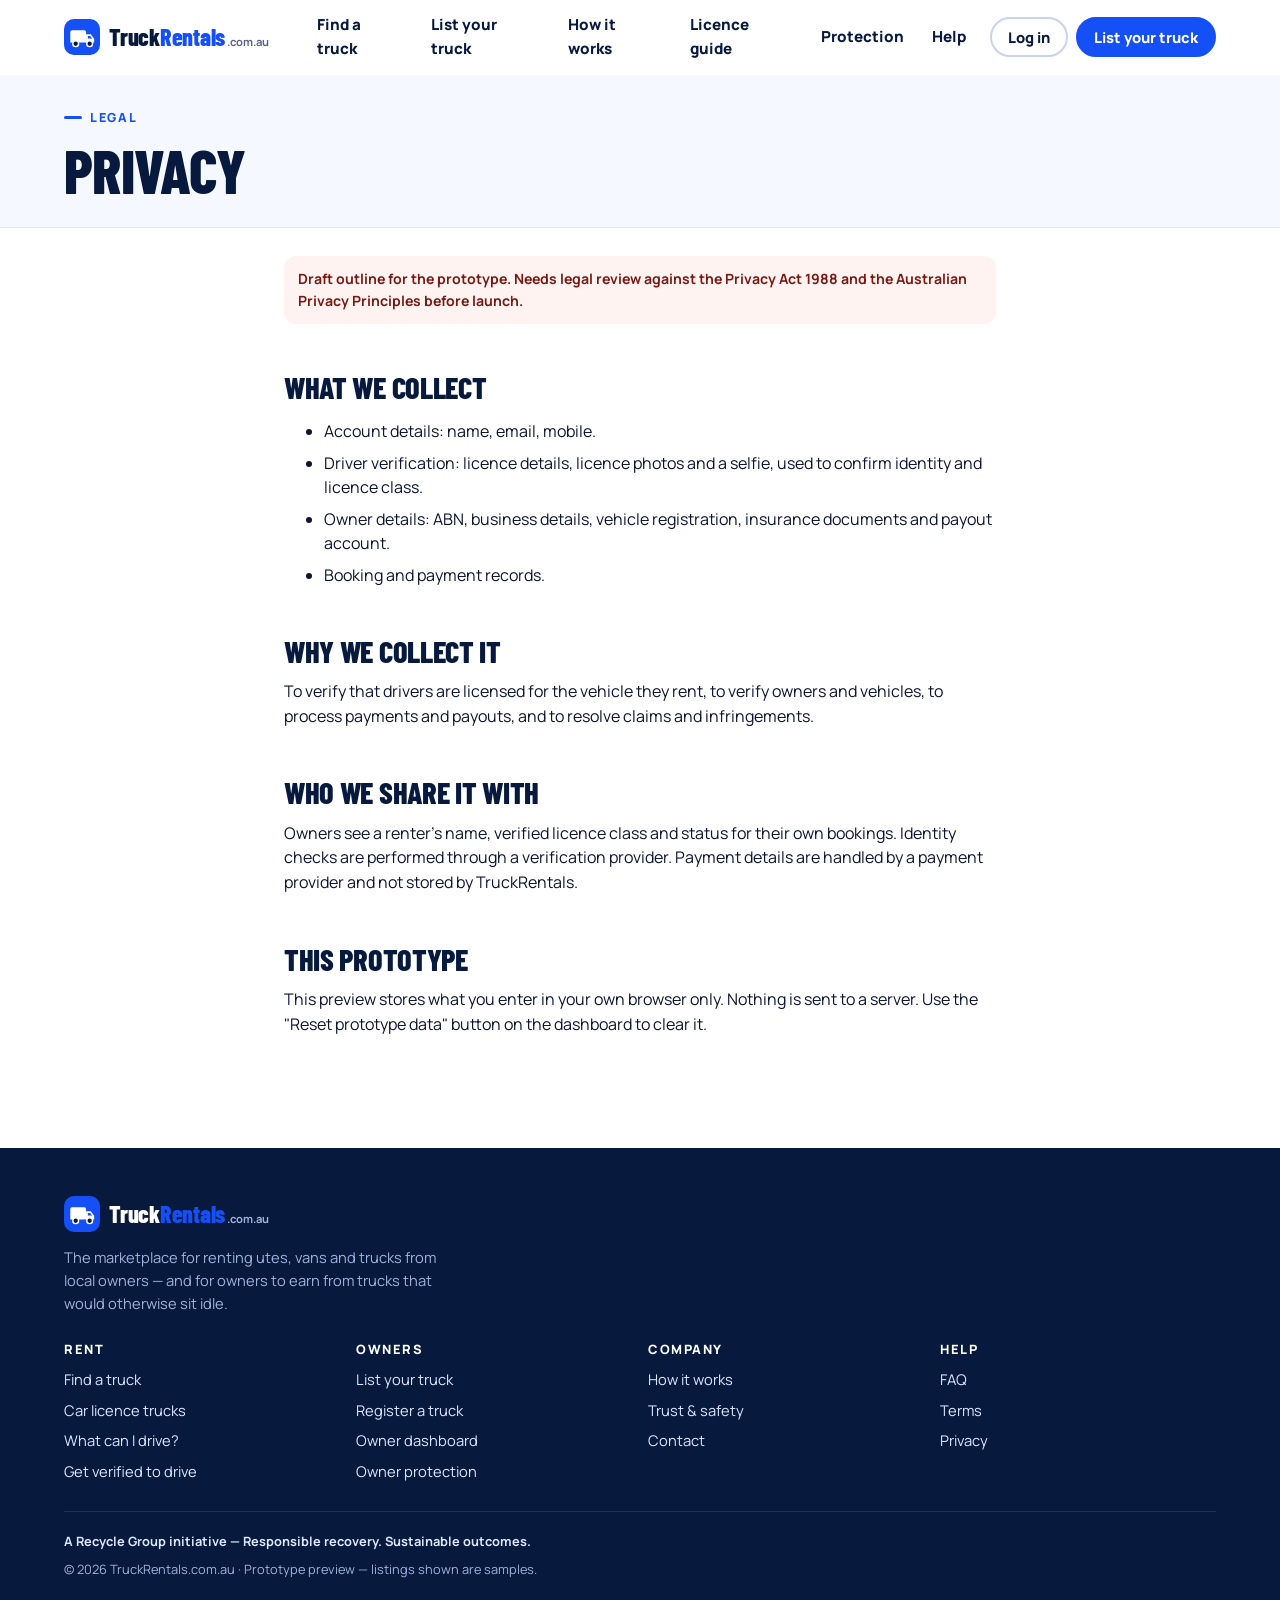
<file: privacy.html>
<!doctype html>
<html lang="en-AU"><head>
<meta charset="utf-8"><meta name="viewport" content="width=device-width,initial-scale=1,viewport-fit=cover">
<title>Privacy | TruckRentals.com.au</title><meta name="description" content="How TruckRentals.com.au handles personal information (draft).">
<meta name="theme-color" content="#071A3D">
<meta property="og:title" content="Privacy | TruckRentals.com.au"><meta property="og:description" content="How TruckRentals.com.au handles personal information (draft)."><meta property="og:type" content="website">
<link rel="icon" href="assets/img/favicon.svg" type="image/svg+xml">
<link rel="preconnect" href="https://fonts.googleapis.com"><link rel="preconnect" href="https://fonts.gstatic.com" crossorigin>
<link href="https://fonts.googleapis.com/css2?family=Barlow+Condensed:wght@700;800&family=Manrope:wght@500;600;700;800&display=swap" rel="stylesheet">
<link rel="stylesheet" href="assets/css/main.css">
</head><body class="">
<a class="sr" href="#main">Skip to content</a>
<header class="site-header"><div class="wrap hdr">
  <a class="logo" href="index.html" aria-label="TruckRentals.com.au home"><svg class="logo-mark" viewBox="0 0 40 40" aria-hidden="true"><rect width="40" height="40" rx="11" fill="#1450F5"/><path d="M7 26V14.5a2 2 0 0 1 2-2h13.5a2 2 0 0 1 2 2V26Z" fill="#fff"/><path d="M24.5 17h5.2l3.8 5v4h-9Z" fill="#fff"/><path d="M26.5 18.8h2.6l2.1 2.9h-4.7Z" fill="#1450F5"/><circle cx="13" cy="27.5" r="3.2" fill="#071A3D" stroke="#fff" stroke-width="1.6"/><circle cx="28.5" cy="27.5" r="3.2" fill="#071A3D" stroke="#fff" stroke-width="1.6"/></svg><span class="logo-word">Truck<b>Rentals</b><small>.com.au</small></span></a>
  <nav id="siteNav" aria-label="Main"><a href="trucks.html">Find a truck</a><a href="list-your-truck.html">List your truck</a><a href="how-it-works.html">How it works</a><a href="licence-guide.html">Licence guide</a><a href="protection.html">Protection</a><a href="faq.html">Help</a>
    <div class="nav-cta"><a class="btn btn-lg" href="trucks.html">Find a truck</a><a class="btn btn-ghost btn-lg" href="owner-register.html">List your truck</a><a class="btn btn-ghost btn-lg" href="signup.html">Log in or sign up</a></div>
  </nav>
  <div class="hdr-actions"><span data-auth><a class="btn btn-ghost btn-sm hide-sm" href="signup.html?mode=login">Log in</a></span>
    <a class="btn btn-sm hdr-signup" href="owner-register.html">List your truck</a>
    <button class="nav-toggle" id="navToggle" aria-label="Menu" aria-expanded="false" aria-controls="siteNav"><span></span></button></div>
</div></header>
<main id="main">
<section class="page-head"><div class="wrap"><span class="eyebrow">Legal</span><h1>Privacy</h1></div></section>
<section class="section" style="padding-top:28px"><div class="wrap prose">
  <div class="draft-flag">Draft outline for the prototype. Needs legal review against the Privacy Act 1988 and the Australian Privacy Principles before launch.</div>
  <h2>What we collect</h2><ul><li>Account details: name, email, mobile.</li><li>Driver verification: licence details, licence photos and a selfie, used to confirm identity and licence class.</li><li>Owner details: ABN, business details, vehicle registration, insurance documents and payout account.</li><li>Booking and payment records.</li></ul>
  <h2>Why we collect it</h2><p>To verify that drivers are licensed for the vehicle they rent, to verify owners and vehicles, to process payments and payouts, and to resolve claims and infringements.</p>
  <h2>Who we share it with</h2><p>Owners see a renter's name, verified licence class and status for their own bookings. Identity checks are performed through a verification provider. Payment details are handled by a payment provider and not stored by TruckRentals.</p>
  <h2>This prototype</h2><p>This preview stores what you enter in your own browser only. Nothing is sent to a server. Use the "Reset prototype data" button on the dashboard to clear it.</p>
</div></section>
</main>
<footer class="site-footer"><div class="wrap">
  <a class="logo" href="index.html"><svg class="logo-mark" viewBox="0 0 40 40" aria-hidden="true"><rect width="40" height="40" rx="11" fill="#1450F5"/><path d="M7 26V14.5a2 2 0 0 1 2-2h13.5a2 2 0 0 1 2 2V26Z" fill="#fff"/><path d="M24.5 17h5.2l3.8 5v4h-9Z" fill="#fff"/><path d="M26.5 18.8h2.6l2.1 2.9h-4.7Z" fill="#1450F5"/><circle cx="13" cy="27.5" r="3.2" fill="#071A3D" stroke="#fff" stroke-width="1.6"/><circle cx="28.5" cy="27.5" r="3.2" fill="#071A3D" stroke="#fff" stroke-width="1.6"/></svg><span class="logo-word">Truck<b>Rentals</b><small>.com.au</small></span></a>
  <p style="max-width:44ch;margin-top:14px">The marketplace for renting utes, vans and trucks from local owners — and for owners to earn from trucks that would otherwise sit idle.</p>
  <div class="fgrid">
    <div><h4>Rent</h4><ul><li><a href="trucks.html">Find a truck</a></li><li><a href="trucks.html?licence=C">Car licence trucks</a></li><li><a href="licence-guide.html">What can I drive?</a></li><li><a href="signup.html?role=renter">Get verified to drive</a></li></ul></div>
    <div><h4>Owners</h4><ul><li><a href="list-your-truck.html">List your truck</a></li><li><a href="owner-register.html">Register a truck</a></li><li><a href="dashboard.html">Owner dashboard</a></li><li><a href="protection.html#owners">Owner protection</a></li></ul></div>
    <div><h4>Company</h4><ul><li><a href="how-it-works.html">How it works</a></li><li><a href="protection.html">Trust &amp; safety</a></li><li><a href="contact.html">Contact</a></li></ul></div>
    <div><h4>Help</h4><ul><li><a href="faq.html">FAQ</a></li><li><a href="terms.html">Terms</a></li><li><a href="privacy.html">Privacy</a></li></ul></div>
  </div>
  <div class="foot-base"><span class="group-line">A Recycle Group initiative — Responsible recovery. Sustainable outcomes.</span><span>© 2026 TruckRentals.com.au · Prototype preview — listings shown are samples.</span></div>
</div></footer>
<script src="assets/js/data.js"></script><script src="assets/js/trucks-svg.js"></script><script src="assets/js/app.js"></script>
</body></html>
</file>
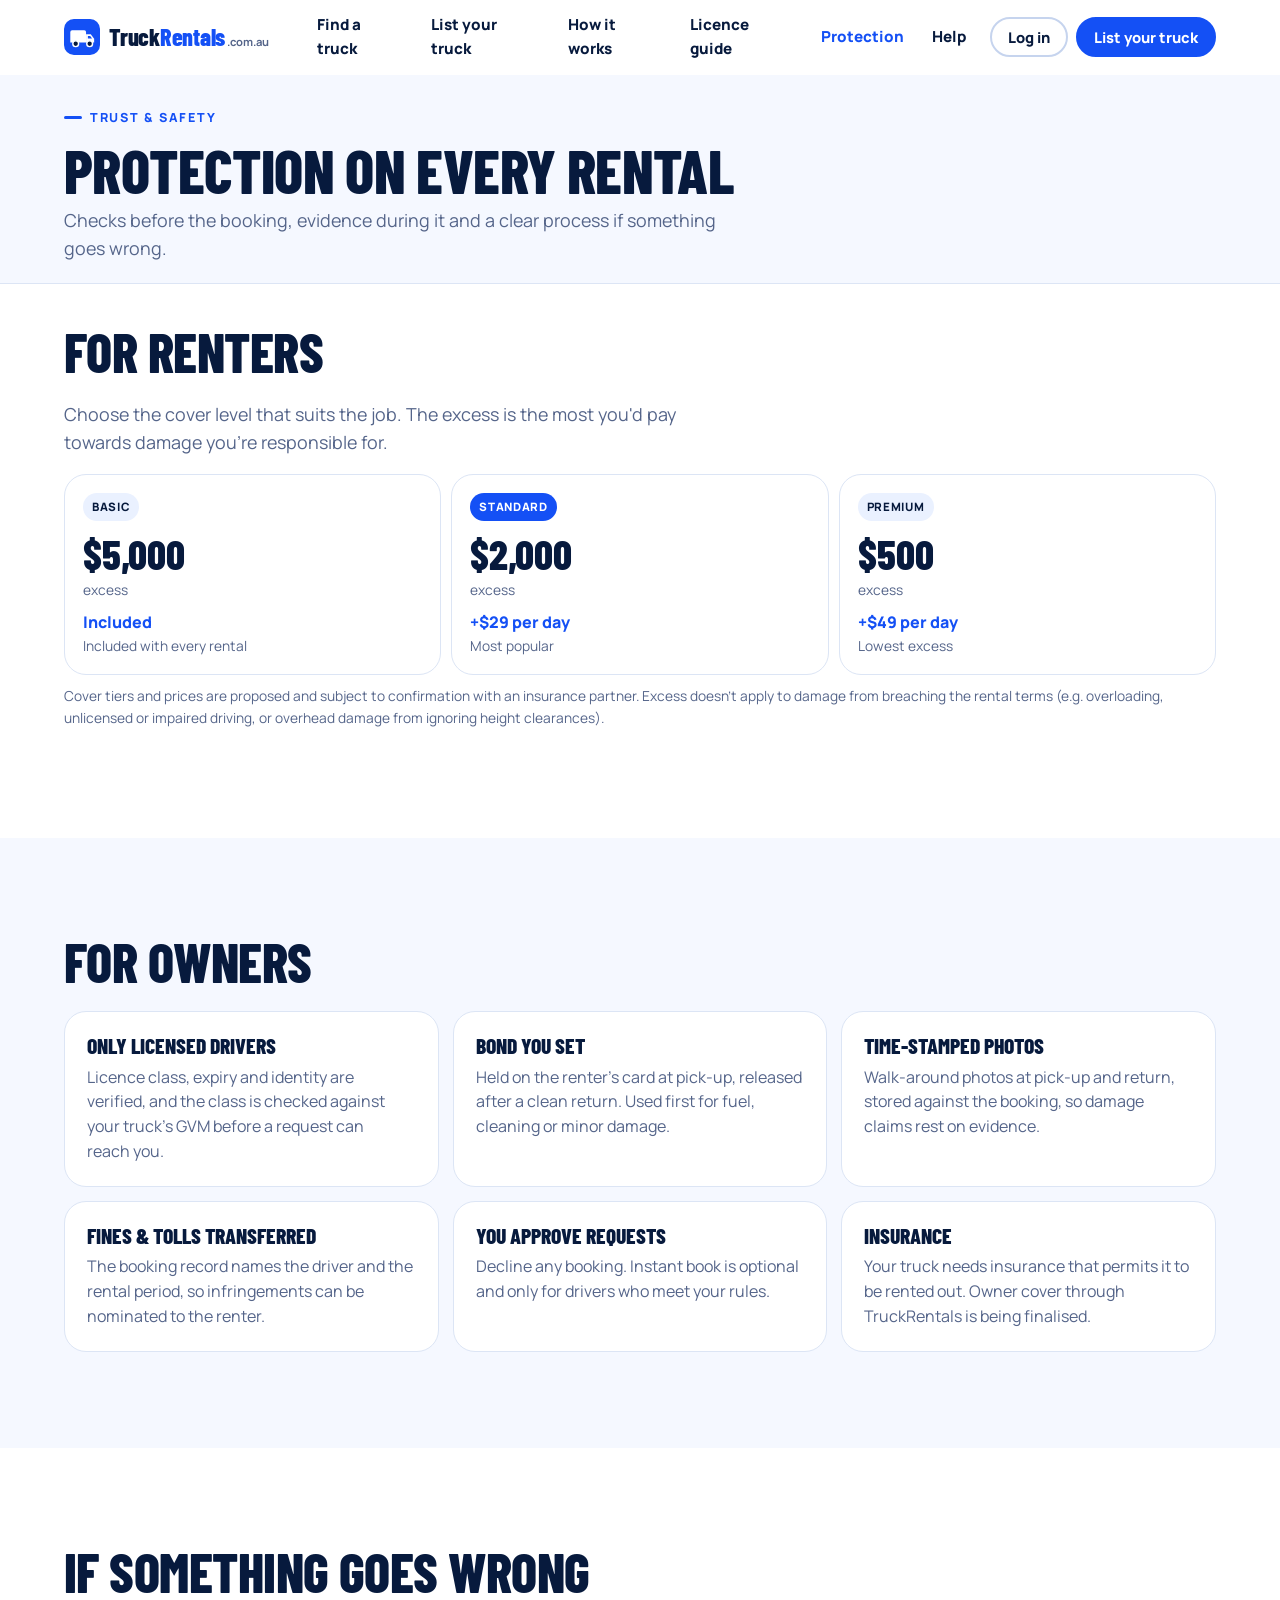
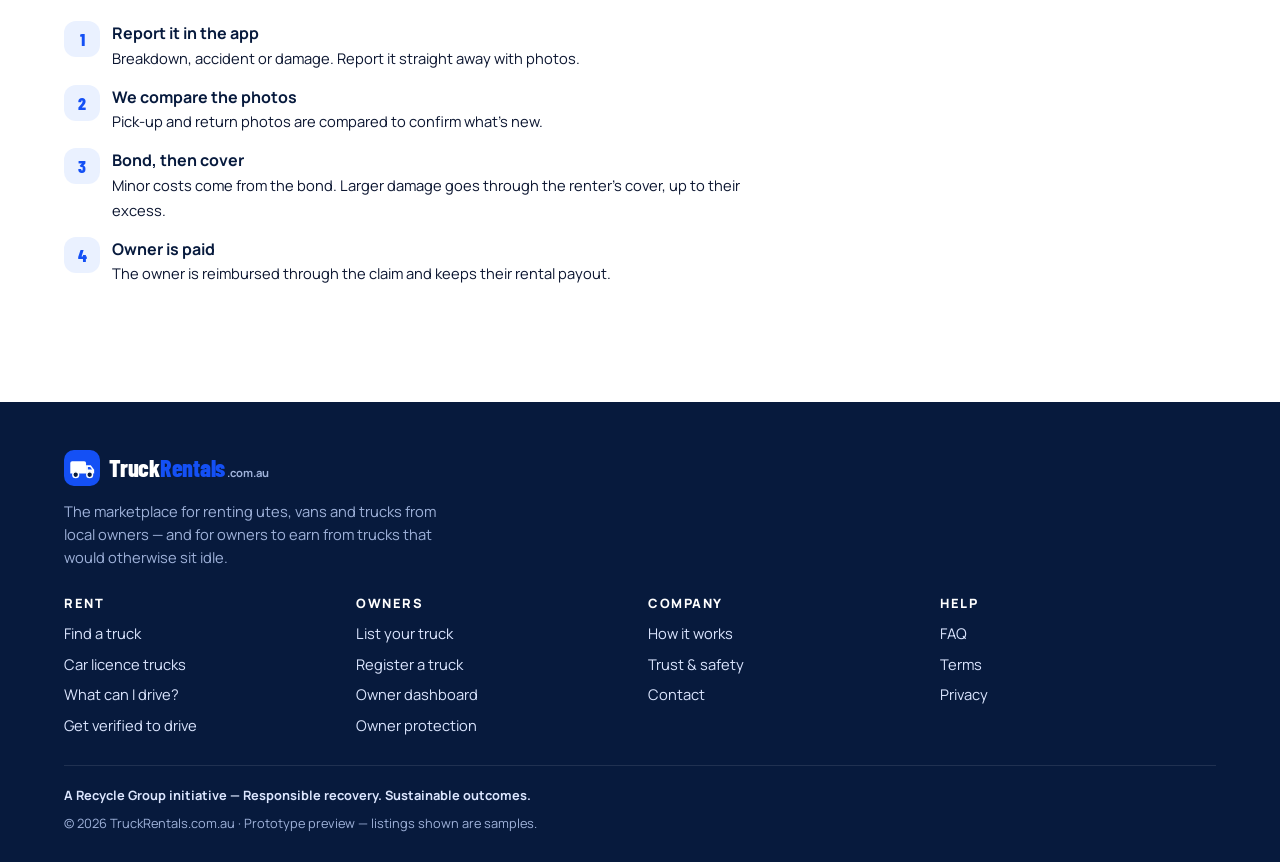
<file: protection.html>
<!doctype html>
<html lang="en-AU"><head>
<meta charset="utf-8"><meta name="viewport" content="width=device-width,initial-scale=1,viewport-fit=cover">
<title>Protection, trust &amp; safety | TruckRentals.com.au</title><meta name="description" content="How TruckRentals protects renters and owners: licence checks, verified trucks, damage cover options, bonds and photo check-in.">
<meta name="theme-color" content="#071A3D">
<meta property="og:title" content="Protection, trust &amp; safety | TruckRentals.com.au"><meta property="og:description" content="How TruckRentals protects renters and owners: licence checks, verified trucks, damage cover options, bonds and photo check-in."><meta property="og:type" content="website">
<link rel="icon" href="assets/img/favicon.svg" type="image/svg+xml">
<link rel="preconnect" href="https://fonts.googleapis.com"><link rel="preconnect" href="https://fonts.gstatic.com" crossorigin>
<link href="https://fonts.googleapis.com/css2?family=Barlow+Condensed:wght@700;800&family=Manrope:wght@500;600;700;800&display=swap" rel="stylesheet">
<link rel="stylesheet" href="assets/css/main.css">
</head><body class="">
<a class="sr" href="#main">Skip to content</a>
<header class="site-header"><div class="wrap hdr">
  <a class="logo" href="index.html" aria-label="TruckRentals.com.au home"><svg class="logo-mark" viewBox="0 0 40 40" aria-hidden="true"><rect width="40" height="40" rx="11" fill="#1450F5"/><path d="M7 26V14.5a2 2 0 0 1 2-2h13.5a2 2 0 0 1 2 2V26Z" fill="#fff"/><path d="M24.5 17h5.2l3.8 5v4h-9Z" fill="#fff"/><path d="M26.5 18.8h2.6l2.1 2.9h-4.7Z" fill="#1450F5"/><circle cx="13" cy="27.5" r="3.2" fill="#071A3D" stroke="#fff" stroke-width="1.6"/><circle cx="28.5" cy="27.5" r="3.2" fill="#071A3D" stroke="#fff" stroke-width="1.6"/></svg><span class="logo-word">Truck<b>Rentals</b><small>.com.au</small></span></a>
  <nav id="siteNav" aria-label="Main"><a href="trucks.html">Find a truck</a><a href="list-your-truck.html">List your truck</a><a href="how-it-works.html">How it works</a><a href="licence-guide.html">Licence guide</a><a href="protection.html">Protection</a><a href="faq.html">Help</a>
    <div class="nav-cta"><a class="btn btn-lg" href="trucks.html">Find a truck</a><a class="btn btn-ghost btn-lg" href="owner-register.html">List your truck</a><a class="btn btn-ghost btn-lg" href="signup.html">Log in or sign up</a></div>
  </nav>
  <div class="hdr-actions"><span data-auth><a class="btn btn-ghost btn-sm hide-sm" href="signup.html?mode=login">Log in</a></span>
    <a class="btn btn-sm hdr-signup" href="owner-register.html">List your truck</a>
    <button class="nav-toggle" id="navToggle" aria-label="Menu" aria-expanded="false" aria-controls="siteNav"><span></span></button></div>
</div></header>
<main id="main">
<section class="page-head"><div class="wrap"><span class="eyebrow">Trust &amp; safety</span><h1>Protection on every rental</h1><p class="lede" style="margin:0">Checks before the booking, evidence during it and a clear process if something goes wrong.</p></div></section>

<section class="section" style="padding-top:40px">
  <div class="wrap">
    <h2>For renters</h2>
    <p class="lede">Choose the cover level that suits the job. The excess is the most you'd pay towards damage you're responsible for.</p>
    <div class="cover-grid" id="covers" style="margin:18px 0 10px"></div>
    <p class="small muted">Cover tiers and prices are proposed and subject to confirmation with an insurance partner. Excess doesn't apply to damage from breaching the rental terms (e.g. overloading, unlicensed or impaired driving, or overhead damage from ignoring height clearances).</p>
  </div>
</section>

<section class="section section-sky" id="owners">
  <div class="wrap">
    <h2>For owners</h2>
    <div class="feature-grid" style="margin-top:18px">
      <div class="feature"><h3>Only licensed drivers</h3><p>Licence class, expiry and identity are verified, and the class is checked against your truck's GVM before a request can reach you.</p></div>
      <div class="feature"><h3>Bond you set</h3><p>Held on the renter's card at pick-up, released after a clean return. Used first for fuel, cleaning or minor damage.</p></div>
      <div class="feature"><h3>Time-stamped photos</h3><p>Walk-around photos at pick-up and return, stored against the booking, so damage claims rest on evidence.</p></div>
      <div class="feature"><h3>Fines &amp; tolls transferred</h3><p>The booking record names the driver and the rental period, so infringements can be nominated to the renter.</p></div>
      <div class="feature"><h3>You approve requests</h3><p>Decline any booking. Instant book is optional and only for drivers who meet your rules.</p></div>
      <div class="feature"><h3>Insurance</h3><p>Your truck needs insurance that permits it to be rented out. Owner cover through TruckRentals is being finalised.</p></div>
    </div>
  </div>
</section>

<section class="section">
  <div class="wrap">
    <h2>If something goes wrong</h2>
    <ol class="steps-n" style="max-width:720px">
      <li><div><b>Report it in the app</b><span>Breakdown, accident or damage. Report it straight away with photos.</span></div></li>
      <li><div><b>We compare the photos</b><span>Pick-up and return photos are compared to confirm what's new.</span></div></li>
      <li><div><b>Bond, then cover</b><span>Minor costs come from the bond. Larger damage goes through the renter's cover, up to their excess.</span></div></li>
      <li><div><b>Owner is paid</b><span>The owner is reimbursed through the claim and keeps their rental payout.</span></div></li>
    </ol>
  </div>
</section>
<script>
document.addEventListener('DOMContentLoaded', () => {
  $('#covers').innerHTML = TH_CONFIG.cover.map(c => `<div class="panel" style="margin:0"><span class="pill ${c.id === 'standard' ? 'p-blue' : ''}">${c.name}</span><div style="font:800 2.6rem/1 var(--f-d);color:var(--navy);margin:12px 0 4px">${money(c.excess)}</div><div class="small muted">excess</div><div style="margin-top:10px;font-weight:800;color:var(--blue)">${c.perDay ? '+' + money(c.perDay) + ' per day' : 'Included'}</div><div class="small muted">${c.note}</div></div>`).join('');
});
</script>
</main>
<footer class="site-footer"><div class="wrap">
  <a class="logo" href="index.html"><svg class="logo-mark" viewBox="0 0 40 40" aria-hidden="true"><rect width="40" height="40" rx="11" fill="#1450F5"/><path d="M7 26V14.5a2 2 0 0 1 2-2h13.5a2 2 0 0 1 2 2V26Z" fill="#fff"/><path d="M24.5 17h5.2l3.8 5v4h-9Z" fill="#fff"/><path d="M26.5 18.8h2.6l2.1 2.9h-4.7Z" fill="#1450F5"/><circle cx="13" cy="27.5" r="3.2" fill="#071A3D" stroke="#fff" stroke-width="1.6"/><circle cx="28.5" cy="27.5" r="3.2" fill="#071A3D" stroke="#fff" stroke-width="1.6"/></svg><span class="logo-word">Truck<b>Rentals</b><small>.com.au</small></span></a>
  <p style="max-width:44ch;margin-top:14px">The marketplace for renting utes, vans and trucks from local owners — and for owners to earn from trucks that would otherwise sit idle.</p>
  <div class="fgrid">
    <div><h4>Rent</h4><ul><li><a href="trucks.html">Find a truck</a></li><li><a href="trucks.html?licence=C">Car licence trucks</a></li><li><a href="licence-guide.html">What can I drive?</a></li><li><a href="signup.html?role=renter">Get verified to drive</a></li></ul></div>
    <div><h4>Owners</h4><ul><li><a href="list-your-truck.html">List your truck</a></li><li><a href="owner-register.html">Register a truck</a></li><li><a href="dashboard.html">Owner dashboard</a></li><li><a href="protection.html#owners">Owner protection</a></li></ul></div>
    <div><h4>Company</h4><ul><li><a href="how-it-works.html">How it works</a></li><li><a href="protection.html">Trust &amp; safety</a></li><li><a href="contact.html">Contact</a></li></ul></div>
    <div><h4>Help</h4><ul><li><a href="faq.html">FAQ</a></li><li><a href="terms.html">Terms</a></li><li><a href="privacy.html">Privacy</a></li></ul></div>
  </div>
  <div class="foot-base"><span class="group-line">A Recycle Group initiative — Responsible recovery. Sustainable outcomes.</span><span>© 2026 TruckRentals.com.au · Prototype preview — listings shown are samples.</span></div>
</div></footer>
<script src="assets/js/data.js"></script><script src="assets/js/trucks-svg.js"></script><script src="assets/js/app.js"></script>
</body></html>
</file>
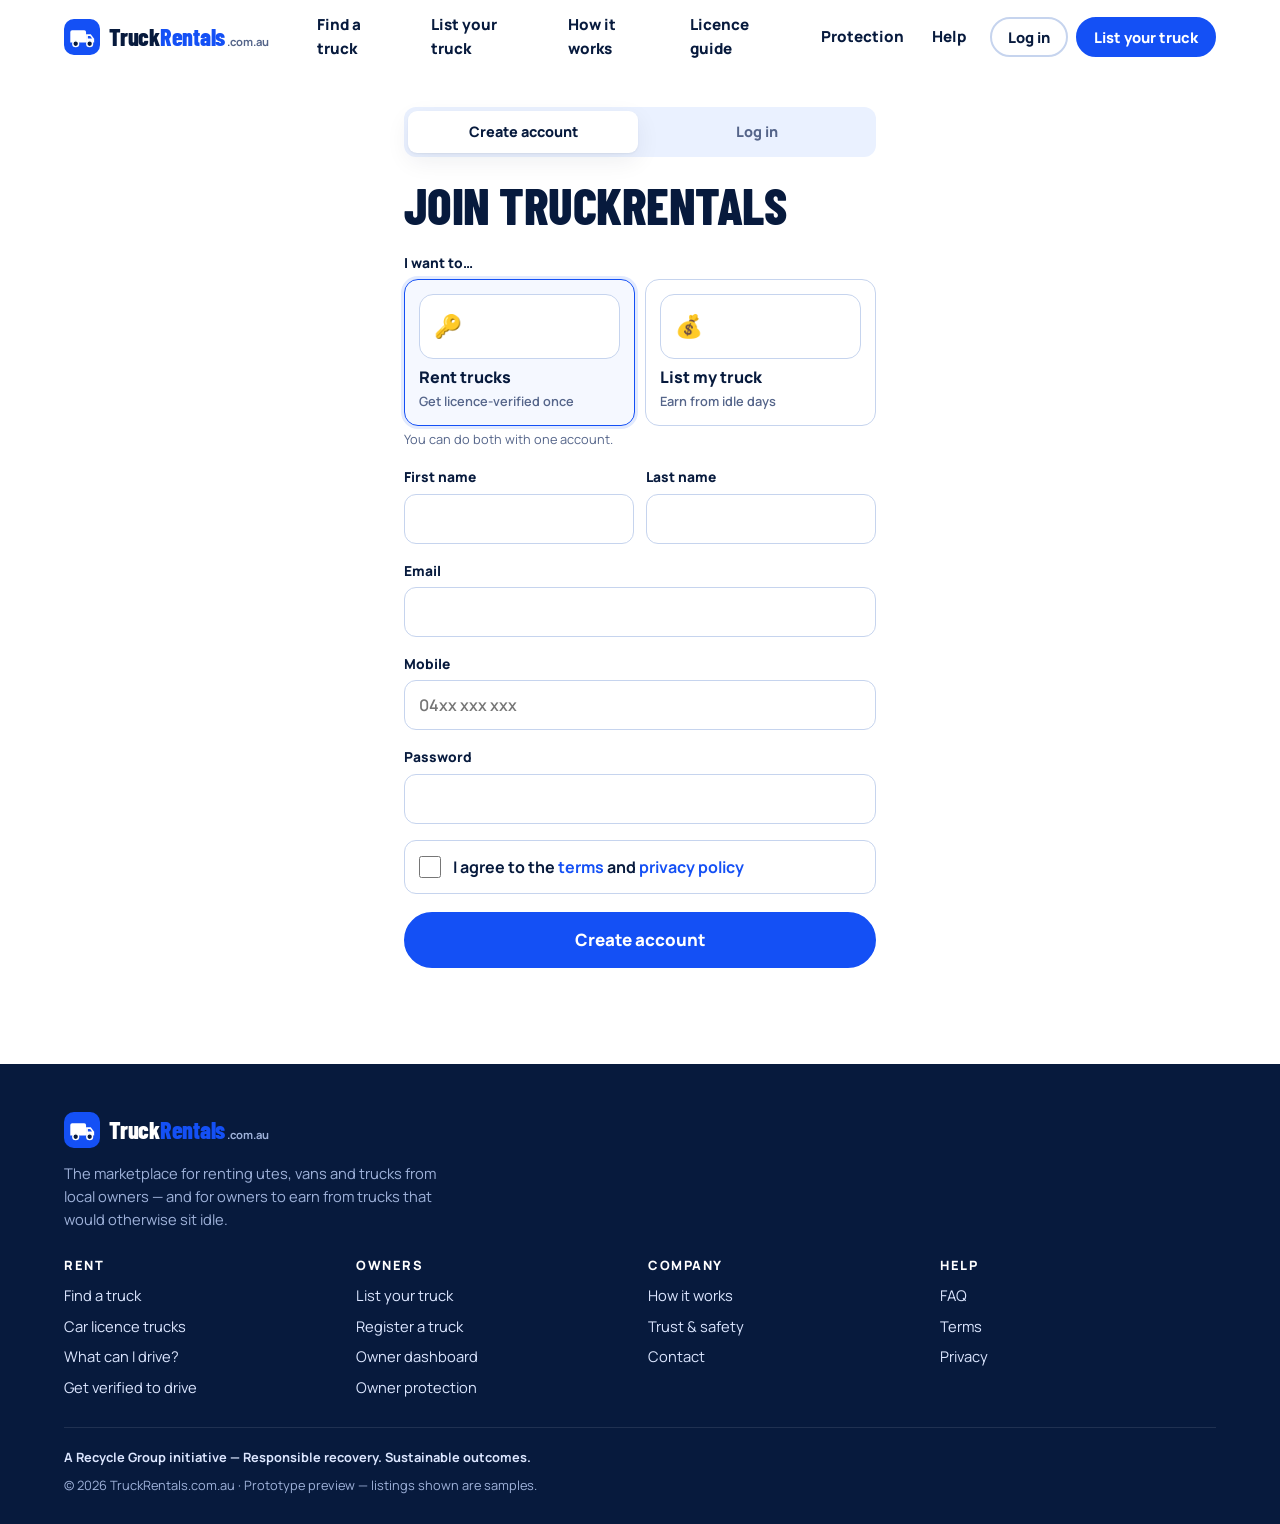
<file: signup.html>
<!doctype html>
<html lang="en-AU"><head>
<meta charset="utf-8"><meta name="viewport" content="width=device-width,initial-scale=1,viewport-fit=cover">
<title>Sign up or log in | TruckRentals.com.au</title><meta name="description" content="Create your TruckRentals account to rent trucks or list your own.">
<meta name="theme-color" content="#071A3D">
<meta property="og:title" content="Sign up or log in | TruckRentals.com.au"><meta property="og:description" content="Create your TruckRentals account to rent trucks or list your own."><meta property="og:type" content="website">
<link rel="icon" href="assets/img/favicon.svg" type="image/svg+xml">
<link rel="preconnect" href="https://fonts.googleapis.com"><link rel="preconnect" href="https://fonts.gstatic.com" crossorigin>
<link href="https://fonts.googleapis.com/css2?family=Barlow+Condensed:wght@700;800&family=Manrope:wght@500;600;700;800&display=swap" rel="stylesheet">
<link rel="stylesheet" href="assets/css/main.css">
</head><body class="">
<a class="sr" href="#main">Skip to content</a>
<header class="site-header"><div class="wrap hdr">
  <a class="logo" href="index.html" aria-label="TruckRentals.com.au home"><svg class="logo-mark" viewBox="0 0 40 40" aria-hidden="true"><rect width="40" height="40" rx="11" fill="#1450F5"/><path d="M7 26V14.5a2 2 0 0 1 2-2h13.5a2 2 0 0 1 2 2V26Z" fill="#fff"/><path d="M24.5 17h5.2l3.8 5v4h-9Z" fill="#fff"/><path d="M26.5 18.8h2.6l2.1 2.9h-4.7Z" fill="#1450F5"/><circle cx="13" cy="27.5" r="3.2" fill="#071A3D" stroke="#fff" stroke-width="1.6"/><circle cx="28.5" cy="27.5" r="3.2" fill="#071A3D" stroke="#fff" stroke-width="1.6"/></svg><span class="logo-word">Truck<b>Rentals</b><small>.com.au</small></span></a>
  <nav id="siteNav" aria-label="Main"><a href="trucks.html">Find a truck</a><a href="list-your-truck.html">List your truck</a><a href="how-it-works.html">How it works</a><a href="licence-guide.html">Licence guide</a><a href="protection.html">Protection</a><a href="faq.html">Help</a>
    <div class="nav-cta"><a class="btn btn-lg" href="trucks.html">Find a truck</a><a class="btn btn-ghost btn-lg" href="owner-register.html">List your truck</a><a class="btn btn-ghost btn-lg" href="signup.html">Log in or sign up</a></div>
  </nav>
  <div class="hdr-actions"><span data-auth><a class="btn btn-ghost btn-sm hide-sm" href="signup.html?mode=login">Log in</a></span>
    <a class="btn btn-sm hdr-signup" href="owner-register.html">List your truck</a>
    <button class="nav-toggle" id="navToggle" aria-label="Menu" aria-expanded="false" aria-controls="siteNav"><span></span></button></div>
</div></header>
<main id="main">
<section class="section" style="padding-top:32px">
  <div class="wrap" style="max-width:520px">
    <div class="seg" style="margin-bottom:22px"><label><input type="radio" name="mode" value="signup" checked><span>Create account</span></label><label><input type="radio" name="mode" value="login"><span>Log in</span></label></div>

    <form id="signup" novalidate>
      <h1 style="font-size:clamp(2.2rem,9vw,3.2rem)">Join TruckRentals</h1>
      <div class="field"><span class="lbl">I want to…</span>
        <div class="choice-grid" style="grid-template-columns:1fr 1fr">
          <label class="choice"><input type="radio" name="role" value="renter" checked><span><span class="ico">🔑</span>Rent trucks<small>Get licence-verified once</small></span></label>
          <label class="choice"><input type="radio" name="role" value="owner"><span><span class="ico">💰</span>List my truck<small>Earn from idle days</small></span></label>
        </div><small class="hint">You can do both with one account.</small></div>
      <div class="grid-2">
        <div class="field"><label for="sFirst">First name</label><input type="text" id="sFirst" autocomplete="given-name" required></div>
        <div class="field"><label for="sLast">Last name</label><input type="text" id="sLast" autocomplete="family-name" required></div>
      </div>
      <div class="field"><label for="sEmail">Email</label><input type="email" id="sEmail" autocomplete="email" required pattern="[^@\s]+@[^@\s]+\.[^@\s]+" data-msg="Enter a valid email"></div>
      <div class="field"><label for="sMob">Mobile</label><input type="tel" id="sMob" inputmode="tel" autocomplete="tel" required pattern="(\+?61|0)4\d{2}\s?\d{3}\s?\d{3}" data-msg="Enter an Australian mobile" placeholder="04xx xxx xxx"></div>
      <div class="field"><label for="sPw">Password</label><input type="password" id="sPw" autocomplete="new-password" required pattern=".{8,}" data-msg="At least 8 characters"></div>
      <label class="check"><input type="checkbox" id="sTerms" required><span><b>I agree to the <a href="terms.html">terms</a> and <a href="privacy.html">privacy policy</a></b></span></label>
      <button class="btn btn-lg btn-block" type="submit" style="margin-top:8px">Create account</button>
    </form>

    <form id="code" hidden novalidate>
      <h1 style="font-size:clamp(2.2rem,9vw,3.2rem)">Check your phone</h1>
      <p class="muted">We've sent a 6-digit code to <b id="codeTo"></b>. <span class="small">(Prototype: any 6 digits work.)</span></p>
      <div class="field"><label for="cCode">Code</label><input type="text" id="cCode" inputmode="numeric" autocomplete="one-time-code" maxlength="6" pattern="\d{6}" required data-msg="6 digits" style="font-size:1.6rem;letter-spacing:.4em;text-align:center"></div>
      <button class="btn btn-lg btn-block" type="submit">Verify</button>
    </form>

    <form id="login" hidden novalidate>
      <h1 style="font-size:clamp(2.2rem,9vw,3.2rem)">Welcome back</h1>
      <div class="field"><label for="lEmail">Email</label><input type="email" id="lEmail" autocomplete="email" required></div>
      <div class="field"><label for="lPw">Password</label><input type="password" id="lPw" autocomplete="current-password" required></div>
      <button class="btn btn-lg btn-block" type="submit">Log in</button>
      <p class="small center" style="margin-top:12px"><a href="contact.html">Forgot your password?</a></p>
    </form>
  </div>
</section>
<script>
document.addEventListener('DOMContentLoaded', () => {
  const p = new URLSearchParams(location.search);
  const setMode = m => { $(`[name=mode][value=${m}]`).checked = true; $('#signup').hidden = m !== 'signup'; $('#login').hidden = m !== 'login'; $('#code').hidden = true; };
  $$('[name=mode]').forEach(r => r.addEventListener('change', () => setMode(r.value)));
  if (p.get('mode') === 'login') setMode('login');
  if (p.get('role') === 'owner') $('[name=role][value=owner]').checked = true;
  const valid = form => { let ok = true; $$('[required]', form).forEach(f => { let bad = f.type === 'checkbox' ? !f.checked : !f.value.trim() || (f.pattern && !new RegExp('^(?:' + f.pattern + ')$').test(f.value)); setErr(f, bad ? (f.dataset.msg || 'Required') : ''); if (bad) ok = false; }); return ok; };
  $('#signup').addEventListener('submit', e => { e.preventDefault(); if (!valid(e.target)) return; $('#codeTo').textContent = $('#sMob').value; $('#signup').hidden = true; $('#code').hidden = false; $('#cCode').focus(); });
  $('#code').addEventListener('submit', e => { e.preventDefault(); if (!valid(e.target)) return;
    const role = $('[name=role]:checked').value;
    Store.set('user', Object.assign(user() || {}, { first: $('#sFirst').value, last: $('#sLast').value, email: $('#sEmail').value, mobile: $('#sMob').value, roles: [role] }));
    toast('Account created'); setTimeout(() => location.href = role === 'owner' ? 'owner-register.html' : 'trucks.html', 700);
  });
  $('#login').addEventListener('submit', e => { e.preventDefault(); if (!valid(e.target)) return;
    const u = user(); if (!u) Store.set('user', { first: $('#lEmail').value.split('@')[0], email: $('#lEmail').value, roles: ['renter'] });
    location.href = 'dashboard.html';
  });
});
</script>
</main>
<footer class="site-footer"><div class="wrap">
  <a class="logo" href="index.html"><svg class="logo-mark" viewBox="0 0 40 40" aria-hidden="true"><rect width="40" height="40" rx="11" fill="#1450F5"/><path d="M7 26V14.5a2 2 0 0 1 2-2h13.5a2 2 0 0 1 2 2V26Z" fill="#fff"/><path d="M24.5 17h5.2l3.8 5v4h-9Z" fill="#fff"/><path d="M26.5 18.8h2.6l2.1 2.9h-4.7Z" fill="#1450F5"/><circle cx="13" cy="27.5" r="3.2" fill="#071A3D" stroke="#fff" stroke-width="1.6"/><circle cx="28.5" cy="27.5" r="3.2" fill="#071A3D" stroke="#fff" stroke-width="1.6"/></svg><span class="logo-word">Truck<b>Rentals</b><small>.com.au</small></span></a>
  <p style="max-width:44ch;margin-top:14px">The marketplace for renting utes, vans and trucks from local owners — and for owners to earn from trucks that would otherwise sit idle.</p>
  <div class="fgrid">
    <div><h4>Rent</h4><ul><li><a href="trucks.html">Find a truck</a></li><li><a href="trucks.html?licence=C">Car licence trucks</a></li><li><a href="licence-guide.html">What can I drive?</a></li><li><a href="signup.html?role=renter">Get verified to drive</a></li></ul></div>
    <div><h4>Owners</h4><ul><li><a href="list-your-truck.html">List your truck</a></li><li><a href="owner-register.html">Register a truck</a></li><li><a href="dashboard.html">Owner dashboard</a></li><li><a href="protection.html#owners">Owner protection</a></li></ul></div>
    <div><h4>Company</h4><ul><li><a href="how-it-works.html">How it works</a></li><li><a href="protection.html">Trust &amp; safety</a></li><li><a href="contact.html">Contact</a></li></ul></div>
    <div><h4>Help</h4><ul><li><a href="faq.html">FAQ</a></li><li><a href="terms.html">Terms</a></li><li><a href="privacy.html">Privacy</a></li></ul></div>
  </div>
  <div class="foot-base"><span class="group-line">A Recycle Group initiative — Responsible recovery. Sustainable outcomes.</span><span>© 2026 TruckRentals.com.au · Prototype preview — listings shown are samples.</span></div>
</div></footer>
<script src="assets/js/data.js"></script><script src="assets/js/trucks-svg.js"></script><script src="assets/js/app.js"></script>
</body></html>
</file>
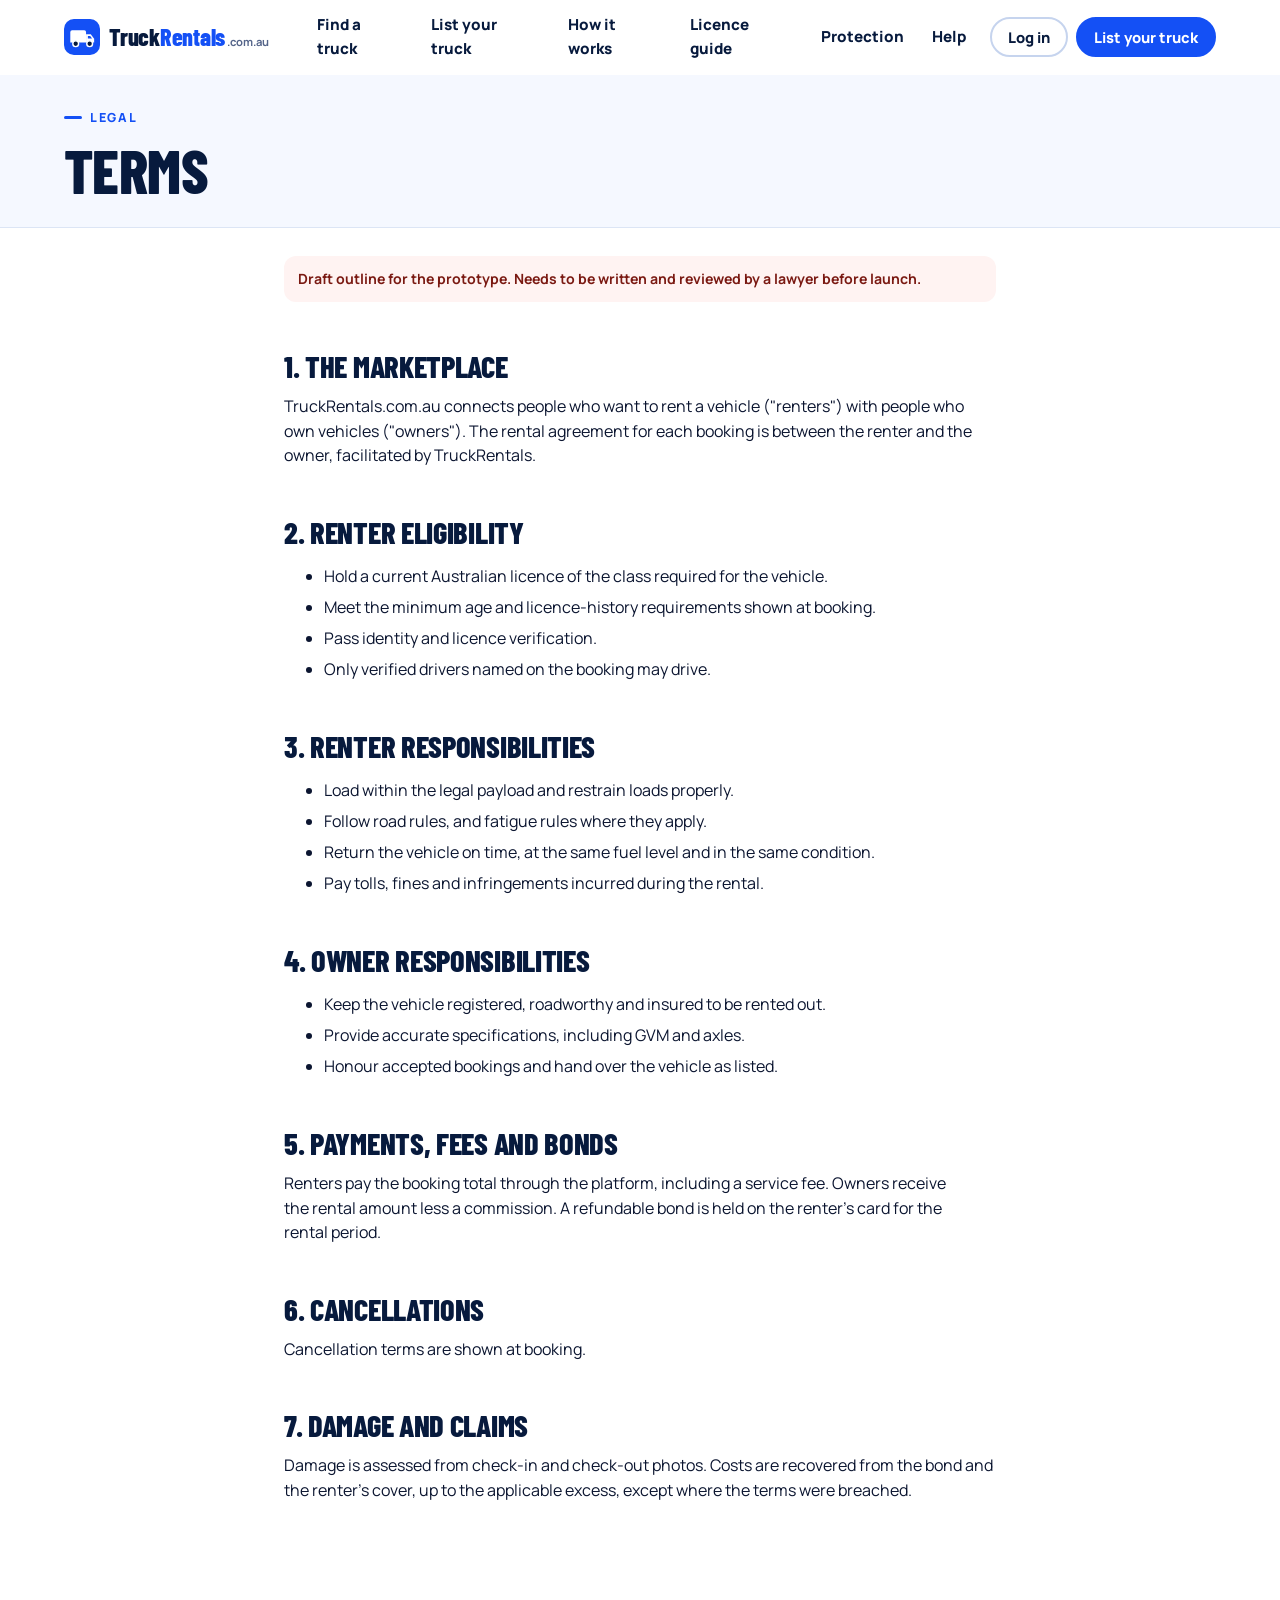
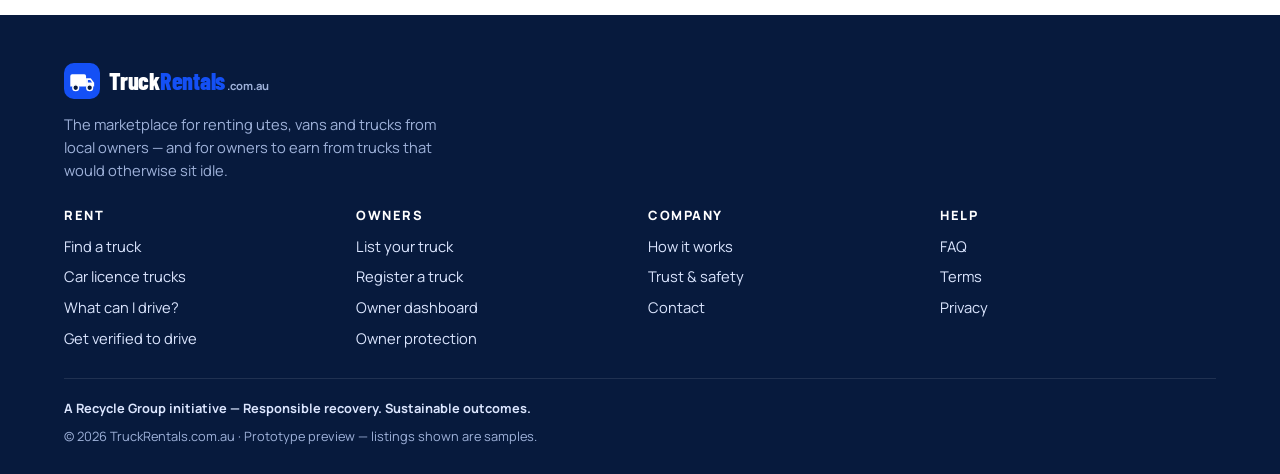
<file: terms.html>
<!doctype html>
<html lang="en-AU"><head>
<meta charset="utf-8"><meta name="viewport" content="width=device-width,initial-scale=1,viewport-fit=cover">
<title>Terms | TruckRentals.com.au</title><meta name="description" content="TruckRentals.com.au rental and owner terms (draft).">
<meta name="theme-color" content="#071A3D">
<meta property="og:title" content="Terms | TruckRentals.com.au"><meta property="og:description" content="TruckRentals.com.au rental and owner terms (draft)."><meta property="og:type" content="website">
<link rel="icon" href="assets/img/favicon.svg" type="image/svg+xml">
<link rel="preconnect" href="https://fonts.googleapis.com"><link rel="preconnect" href="https://fonts.gstatic.com" crossorigin>
<link href="https://fonts.googleapis.com/css2?family=Barlow+Condensed:wght@700;800&family=Manrope:wght@500;600;700;800&display=swap" rel="stylesheet">
<link rel="stylesheet" href="assets/css/main.css">
</head><body class="">
<a class="sr" href="#main">Skip to content</a>
<header class="site-header"><div class="wrap hdr">
  <a class="logo" href="index.html" aria-label="TruckRentals.com.au home"><svg class="logo-mark" viewBox="0 0 40 40" aria-hidden="true"><rect width="40" height="40" rx="11" fill="#1450F5"/><path d="M7 26V14.5a2 2 0 0 1 2-2h13.5a2 2 0 0 1 2 2V26Z" fill="#fff"/><path d="M24.5 17h5.2l3.8 5v4h-9Z" fill="#fff"/><path d="M26.5 18.8h2.6l2.1 2.9h-4.7Z" fill="#1450F5"/><circle cx="13" cy="27.5" r="3.2" fill="#071A3D" stroke="#fff" stroke-width="1.6"/><circle cx="28.5" cy="27.5" r="3.2" fill="#071A3D" stroke="#fff" stroke-width="1.6"/></svg><span class="logo-word">Truck<b>Rentals</b><small>.com.au</small></span></a>
  <nav id="siteNav" aria-label="Main"><a href="trucks.html">Find a truck</a><a href="list-your-truck.html">List your truck</a><a href="how-it-works.html">How it works</a><a href="licence-guide.html">Licence guide</a><a href="protection.html">Protection</a><a href="faq.html">Help</a>
    <div class="nav-cta"><a class="btn btn-lg" href="trucks.html">Find a truck</a><a class="btn btn-ghost btn-lg" href="owner-register.html">List your truck</a><a class="btn btn-ghost btn-lg" href="signup.html">Log in or sign up</a></div>
  </nav>
  <div class="hdr-actions"><span data-auth><a class="btn btn-ghost btn-sm hide-sm" href="signup.html?mode=login">Log in</a></span>
    <a class="btn btn-sm hdr-signup" href="owner-register.html">List your truck</a>
    <button class="nav-toggle" id="navToggle" aria-label="Menu" aria-expanded="false" aria-controls="siteNav"><span></span></button></div>
</div></header>
<main id="main">
<section class="page-head"><div class="wrap"><span class="eyebrow">Legal</span><h1>Terms</h1></div></section>
<section class="section" style="padding-top:28px"><div class="wrap prose">
  <div class="draft-flag">Draft outline for the prototype. Needs to be written and reviewed by a lawyer before launch.</div>
  <h2>1. The marketplace</h2><p>TruckRentals.com.au connects people who want to rent a vehicle ("renters") with people who own vehicles ("owners"). The rental agreement for each booking is between the renter and the owner, facilitated by TruckRentals.</p>
  <h2>2. Renter eligibility</h2><ul><li>Hold a current Australian licence of the class required for the vehicle.</li><li>Meet the minimum age and licence-history requirements shown at booking.</li><li>Pass identity and licence verification.</li><li>Only verified drivers named on the booking may drive.</li></ul>
  <h2>3. Renter responsibilities</h2><ul><li>Load within the legal payload and restrain loads properly.</li><li>Follow road rules, and fatigue rules where they apply.</li><li>Return the vehicle on time, at the same fuel level and in the same condition.</li><li>Pay tolls, fines and infringements incurred during the rental.</li></ul>
  <h2>4. Owner responsibilities</h2><ul><li>Keep the vehicle registered, roadworthy and insured to be rented out.</li><li>Provide accurate specifications, including GVM and axles.</li><li>Honour accepted bookings and hand over the vehicle as listed.</li></ul>
  <h2>5. Payments, fees and bonds</h2><p>Renters pay the booking total through the platform, including a service fee. Owners receive the rental amount less a commission. A refundable bond is held on the renter's card for the rental period.</p>
  <h2>6. Cancellations</h2><p>Cancellation terms are shown at booking.</p>
  <h2>7. Damage and claims</h2><p>Damage is assessed from check-in and check-out photos. Costs are recovered from the bond and the renter's cover, up to the applicable excess, except where the terms were breached.</p>
</div></section>
</main>
<footer class="site-footer"><div class="wrap">
  <a class="logo" href="index.html"><svg class="logo-mark" viewBox="0 0 40 40" aria-hidden="true"><rect width="40" height="40" rx="11" fill="#1450F5"/><path d="M7 26V14.5a2 2 0 0 1 2-2h13.5a2 2 0 0 1 2 2V26Z" fill="#fff"/><path d="M24.5 17h5.2l3.8 5v4h-9Z" fill="#fff"/><path d="M26.5 18.8h2.6l2.1 2.9h-4.7Z" fill="#1450F5"/><circle cx="13" cy="27.5" r="3.2" fill="#071A3D" stroke="#fff" stroke-width="1.6"/><circle cx="28.5" cy="27.5" r="3.2" fill="#071A3D" stroke="#fff" stroke-width="1.6"/></svg><span class="logo-word">Truck<b>Rentals</b><small>.com.au</small></span></a>
  <p style="max-width:44ch;margin-top:14px">The marketplace for renting utes, vans and trucks from local owners — and for owners to earn from trucks that would otherwise sit idle.</p>
  <div class="fgrid">
    <div><h4>Rent</h4><ul><li><a href="trucks.html">Find a truck</a></li><li><a href="trucks.html?licence=C">Car licence trucks</a></li><li><a href="licence-guide.html">What can I drive?</a></li><li><a href="signup.html?role=renter">Get verified to drive</a></li></ul></div>
    <div><h4>Owners</h4><ul><li><a href="list-your-truck.html">List your truck</a></li><li><a href="owner-register.html">Register a truck</a></li><li><a href="dashboard.html">Owner dashboard</a></li><li><a href="protection.html#owners">Owner protection</a></li></ul></div>
    <div><h4>Company</h4><ul><li><a href="how-it-works.html">How it works</a></li><li><a href="protection.html">Trust &amp; safety</a></li><li><a href="contact.html">Contact</a></li></ul></div>
    <div><h4>Help</h4><ul><li><a href="faq.html">FAQ</a></li><li><a href="terms.html">Terms</a></li><li><a href="privacy.html">Privacy</a></li></ul></div>
  </div>
  <div class="foot-base"><span class="group-line">A Recycle Group initiative — Responsible recovery. Sustainable outcomes.</span><span>© 2026 TruckRentals.com.au · Prototype preview — listings shown are samples.</span></div>
</div></footer>
<script src="assets/js/data.js"></script><script src="assets/js/trucks-svg.js"></script><script src="assets/js/app.js"></script>
</body></html>
</file>
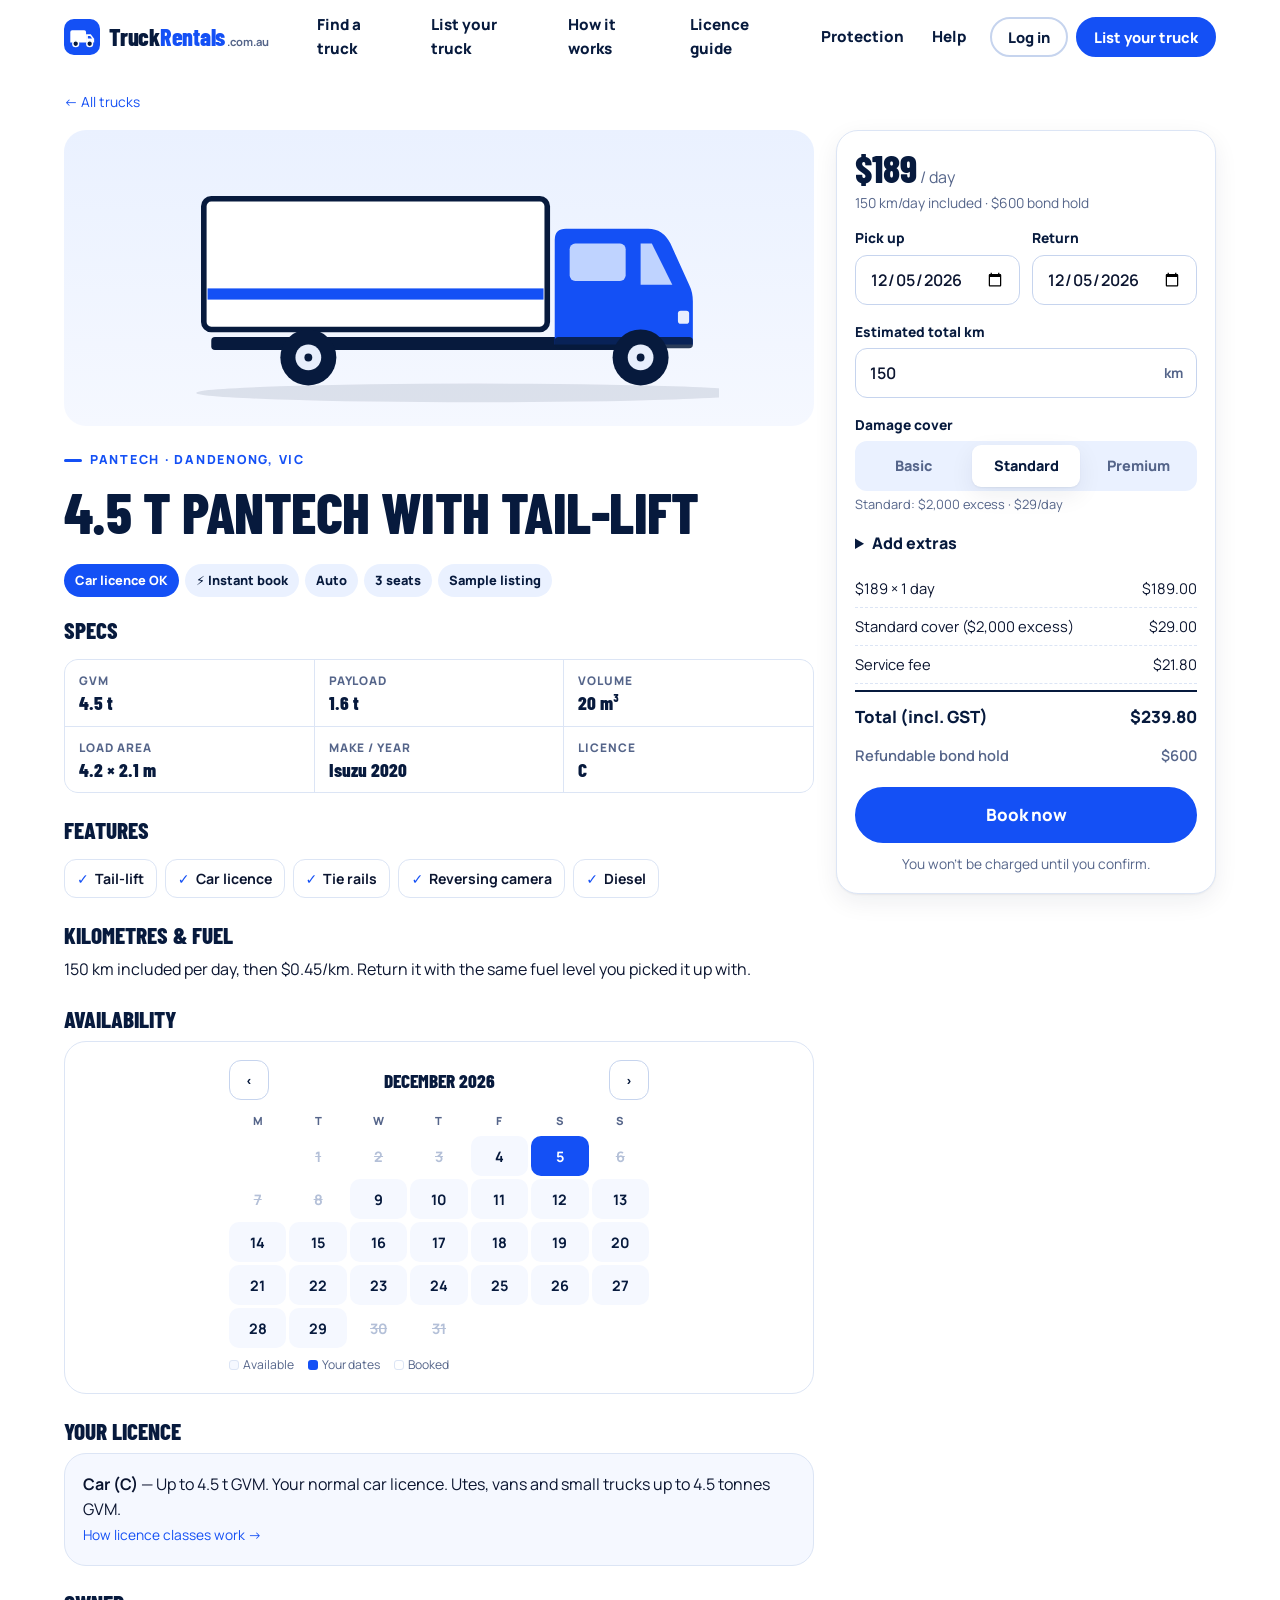
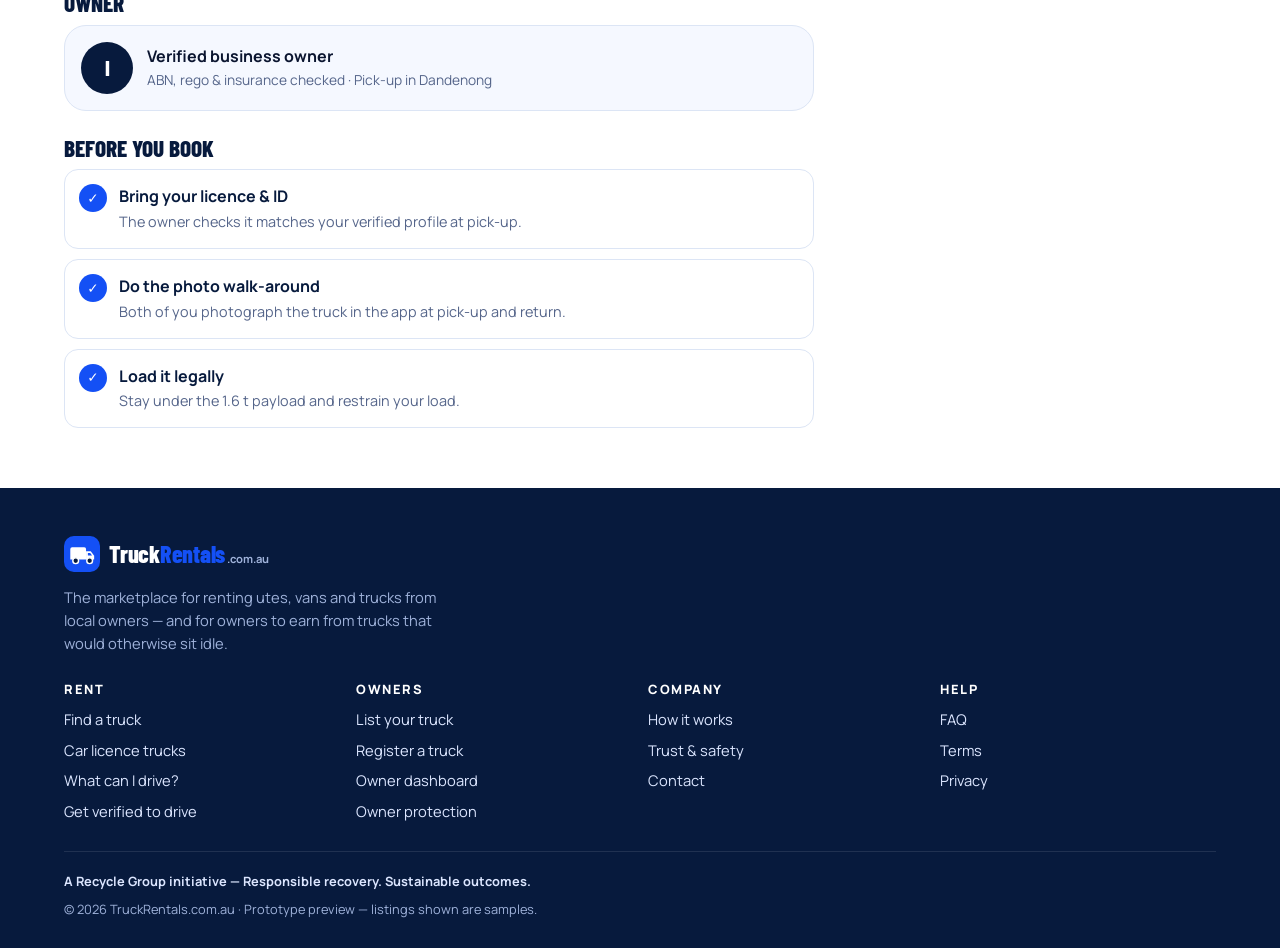
<file: truck.html>
<!doctype html>
<html lang="en-AU"><head>
<meta charset="utf-8"><meta name="viewport" content="width=device-width,initial-scale=1,viewport-fit=cover">
<title>Truck details | TruckRentals.com.au</title><meta name="description" content="Truck specs, licence required, availability and full upfront pricing.">
<meta name="theme-color" content="#071A3D">
<meta property="og:title" content="Truck details | TruckRentals.com.au"><meta property="og:description" content="Truck specs, licence required, availability and full upfront pricing."><meta property="og:type" content="website">
<link rel="icon" href="assets/img/favicon.svg" type="image/svg+xml">
<link rel="preconnect" href="https://fonts.googleapis.com"><link rel="preconnect" href="https://fonts.gstatic.com" crossorigin>
<link href="https://fonts.googleapis.com/css2?family=Barlow+Condensed:wght@700;800&family=Manrope:wght@500;600;700;800&display=swap" rel="stylesheet">
<link rel="stylesheet" href="assets/css/main.css">
</head><body class="">
<a class="sr" href="#main">Skip to content</a>
<header class="site-header"><div class="wrap hdr">
  <a class="logo" href="index.html" aria-label="TruckRentals.com.au home"><svg class="logo-mark" viewBox="0 0 40 40" aria-hidden="true"><rect width="40" height="40" rx="11" fill="#1450F5"/><path d="M7 26V14.5a2 2 0 0 1 2-2h13.5a2 2 0 0 1 2 2V26Z" fill="#fff"/><path d="M24.5 17h5.2l3.8 5v4h-9Z" fill="#fff"/><path d="M26.5 18.8h2.6l2.1 2.9h-4.7Z" fill="#1450F5"/><circle cx="13" cy="27.5" r="3.2" fill="#071A3D" stroke="#fff" stroke-width="1.6"/><circle cx="28.5" cy="27.5" r="3.2" fill="#071A3D" stroke="#fff" stroke-width="1.6"/></svg><span class="logo-word">Truck<b>Rentals</b><small>.com.au</small></span></a>
  <nav id="siteNav" aria-label="Main"><a href="trucks.html">Find a truck</a><a href="list-your-truck.html">List your truck</a><a href="how-it-works.html">How it works</a><a href="licence-guide.html">Licence guide</a><a href="protection.html">Protection</a><a href="faq.html">Help</a>
    <div class="nav-cta"><a class="btn btn-lg" href="trucks.html">Find a truck</a><a class="btn btn-ghost btn-lg" href="owner-register.html">List your truck</a><a class="btn btn-ghost btn-lg" href="signup.html">Log in or sign up</a></div>
  </nav>
  <div class="hdr-actions"><span data-auth><a class="btn btn-ghost btn-sm hide-sm" href="signup.html?mode=login">Log in</a></span>
    <a class="btn btn-sm hdr-signup" href="owner-register.html">List your truck</a>
    <button class="nav-toggle" id="navToggle" aria-label="Menu" aria-expanded="false" aria-controls="siteNav"><span></span></button></div>
</div></header>
<main id="main">
<div class="wrap">
  <nav class="small" style="padding:16px 0 0"><a href="trucks.html">← All trucks</a></nav>
  <div class="td" id="td"></div>
</div>
<div class="mobile-book" id="mBook"></div>

<script>
document.addEventListener('DOMContentLoaded', () => {
  const t = findTruck(qs('id')) || TH_TRUCKS_SAMPLE[2];
  document.title = t.title + ' | TruckRentals.com.au';
  const lic = TH_LICENCES.find(l => l.code === t.licence);
  const u = user();
  const held = u && u.licence;
  const blocked = blockedDays(t.id);
  const st = { from: null, to: null, km: t.kmDay, cover: 'standard', extras: [] };

  $('#td').innerHTML = `
  <div>
    <div class="td-hero">${t.photo ? `<img src="${t.photo}" alt="${esc(t.title)}">` : truckSVG(t.type, { big: t.axles >= 3, title: t.title })}</div>
    ${t.photos && t.photos.length > 1 ? `<div style="display:flex;gap:8px;overflow:auto;margin-top:8px">${t.photos.map(p => `<img src="${p}" style="width:88px;height:66px;object-fit:cover;border-radius:10px" alt="">`).join('')}</div>` : ''}
    <div style="margin-top:18px">
      <span class="eyebrow">${TH_TYPE[t.type].short} · ${esc(t.suburb)}, ${t.state}</span>
      <h1 style="font-size:clamp(2.2rem,8vw,3.6rem)">${esc(t.title)}</h1>
      <div class="td-chips">
        <span class="c-blue">${t.licence === 'C' ? 'Car licence OK' : t.licence + ' licence required'}</span>
        ${t.instant ? '<span>⚡ Instant book</span>' : '<span>Owner approves bookings</span>'}
        <span>${t.trans}</span><span>${t.seats} seats</span>
        ${t.sample ? '<span>Sample listing</span>' : '<span>New listing</span>'}
      </div>
      ${held && !canDrive(held, t.licence) ? `<div class="notice notice-warn"><span class="notice-ico">!</span><div><b>Your ${held} licence doesn't cover this truck.</b>It needs ${lic.name}. <a href="trucks.html?licence=${held}">See trucks you can drive</a></div></div>` : ''}
    </div>

    <h3 style="margin-top:22px">Specs</h3>
    <dl class="spec-grid">
      <div><dt>GVM</dt><dd>${(t.gvm / 1000).toFixed(2).replace(/\.?0+$/, '')} t</dd></div>
      <div><dt>Payload</dt><dd>${(t.payload / 1000).toFixed(1)} t</dd></div>
      <div><dt>${t.m3 ? 'Volume' : 'Deck'}</dt><dd>${t.m3 ? t.m3 + ' m³' : esc(t.deck)}</dd></div>
      <div><dt>Load area</dt><dd>${esc(t.deck)}</dd></div>
      <div><dt>Make / year</dt><dd>${esc(t.make)} ${t.year}</dd></div>
      <div><dt>Licence</dt><dd>${t.licence}</dd></div>
    </dl>

    <h3 style="margin-top:26px">Features</h3>
    <ul class="feat-list">${(t.features || []).map(f => `<li>${esc(f)}</li>`).join('')}<li>${t.fuel}</li></ul>

    <h3 style="margin-top:26px">Kilometres &amp; fuel</h3>
    <p>${t.kmDay} km included per day, then ${money(t.extraKm, 2)}/km. Return it with the same fuel level you picked it up with.</p>

    <h3 style="margin-top:26px">Availability</h3>
    <div class="panel"><div id="cal"></div></div>

    <h3 style="margin-top:26px">Your licence</h3>
    <div class="panel panel-sky"><b>${lic.name}</b> — ${lic.gvm}. ${lic.plain}<br><a class="small" href="licence-guide.html">How licence classes work →</a></div>

    <h3 style="margin-top:26px">Owner</h3>
    <div class="owner-card"><div class="avatar">${(t.ownerName || t.make)[0]}</div><div><b>${t.ownerName ? esc(t.ownerName) : (t.owner === 'Business' ? 'Verified business owner' : 'Verified private owner')}</b><div class="small muted">ABN, rego &amp; insurance checked · Pick-up in ${esc(t.suburb)}</div></div></div>

    <h3 style="margin-top:26px">Before you book</h3>
    <ul class="checklist">
      <li><div><b>Bring your licence &amp; ID</b><span>The owner checks it matches your verified profile at pick-up.</span></div></li>
      <li><div><b>Do the photo walk-around</b><span>Both of you photograph the truck in the app at pick-up and return.</span></div></li>
      <li><div><b>Load it legally</b><span>Stay under the ${(t.payload / 1000).toFixed(1)} t payload and restrain your load.</span></div></li>
    </ul>
  </div>

  <aside class="td-side" id="book">
    <div class="book-box">
      <div><span class="price-big">${money(t.dayRate)}</span> <span class="muted">/ day</span></div>
      <p class="small muted" style="margin:2px 0 14px">${t.kmDay} km/day included · ${money(t.bond)} bond hold</p>
      <div class="grid-2">
        <div class="field"><label for="bFrom">Pick up</label><input type="date" id="bFrom"></div>
        <div class="field"><label for="bTo">Return</label><input type="date" id="bTo"></div>
      </div>
      <div class="field"><label for="bKm">Estimated total km</label><div class="suffix"><input type="number" id="bKm" min="0" step="10" inputmode="numeric" value="${t.kmDay}"><span>km</span></div></div>
      <div class="field"><span class="lbl">Damage cover</span>
        <div class="seg" id="bCover">${TH_CONFIG.cover.map(c => `<label><input type="radio" name="cov" value="${c.id}" ${c.id === 'standard' ? 'checked' : ''}><span>${c.name}</span></label>`).join('')}</div>
        <small class="hint" id="covHint"></small></div>
      <details style="margin-bottom:14px"><summary style="font-weight:800;cursor:pointer;color:var(--navy)">Add extras</summary>
        <div style="margin-top:10px">${TH_CONFIG.extras.map(x => `<label class="check"><input type="checkbox" value="${x.id}" class="bx"><span><b>${x.name}</b><small>${money(x.price)} per ${x.per}</small></span></label>`).join('')}</div>
      </details>
      <div id="quote"></div>
      <a class="btn btn-lg btn-block" id="bGo" href="#" style="margin-top:14px">${t.instant ? 'Book now' : 'Request to book'}</a>
      <p class="small muted center" style="margin:10px 0 0">You won't be charged until ${t.instant ? 'you confirm' : 'the owner accepts'}.</p>
    </div>
  </aside>`;

  const cal = Calendar($('#cal'), { blocked, onChange: (a, b) => { st.from = a; st.to = b; $('#bFrom').value = a; $('#bTo').value = b; update(); } });
  const today = iso(new Date());
  // default dates: first free day from tomorrow
  let d = new Date(); d.setDate(d.getDate() + 1); while (blocked.has(iso(d))) d.setDate(d.getDate() + 1);
  st.from = st.to = iso(d);
  $('#bFrom').value = $('#bTo').value = st.from; $('#bFrom').min = $('#bTo').min = today;
  cal.set(st.from, st.to);

  function update() {
    if (st.to < st.from) st.to = st.from;
    const q = calcQuote(t, { days: hireDays(st.from, st.to), km: st.km, cover: st.cover, extras: st.extras });
    $('#quote').innerHTML = quoteHTML(q);
    $('#covHint').textContent = `${q.cover.name}: ${money(q.cover.excess)} excess${q.cover.perDay ? ' · ' + money(q.cover.perDay) + '/day' : ' · included'}`;
    const params = new URLSearchParams({ id: t.id, from: st.from, to: st.to, km: st.km, cover: st.cover, extras: st.extras.join(',') });
    $('#bGo').href = 'book.html?' + params;
    $('#mBook').innerHTML = `<div class="mb-price">${money(q.total, 0)}<small>${q.days} day${q.days > 1 ? 's' : ''} · total</small></div><a class="btn btn-lg" href="#book">${t.instant ? 'Book now' : 'Request'}</a>`;
  }
  $('#bFrom').addEventListener('change', e => { st.from = e.target.value; if (!st.to || st.to < st.from) st.to = st.from; $('#bTo').value = st.to; cal.set(st.from, st.to); update(); });
  $('#bTo').addEventListener('change', e => { st.to = e.target.value < st.from ? st.from : e.target.value; e.target.value = st.to; cal.set(st.from, st.to); update(); });
  $('#bKm').addEventListener('input', e => { st.km = e.target.value; update(); });
  $('#bCover').addEventListener('change', e => { st.cover = e.target.value; update(); });
  $$('.bx').forEach(x => x.addEventListener('change', () => { st.extras = $$('.bx:checked').map(i => i.value); update(); }));
  update();
});
</script>
</main>
<footer class="site-footer"><div class="wrap">
  <a class="logo" href="index.html"><svg class="logo-mark" viewBox="0 0 40 40" aria-hidden="true"><rect width="40" height="40" rx="11" fill="#1450F5"/><path d="M7 26V14.5a2 2 0 0 1 2-2h13.5a2 2 0 0 1 2 2V26Z" fill="#fff"/><path d="M24.5 17h5.2l3.8 5v4h-9Z" fill="#fff"/><path d="M26.5 18.8h2.6l2.1 2.9h-4.7Z" fill="#1450F5"/><circle cx="13" cy="27.5" r="3.2" fill="#071A3D" stroke="#fff" stroke-width="1.6"/><circle cx="28.5" cy="27.5" r="3.2" fill="#071A3D" stroke="#fff" stroke-width="1.6"/></svg><span class="logo-word">Truck<b>Rentals</b><small>.com.au</small></span></a>
  <p style="max-width:44ch;margin-top:14px">The marketplace for renting utes, vans and trucks from local owners — and for owners to earn from trucks that would otherwise sit idle.</p>
  <div class="fgrid">
    <div><h4>Rent</h4><ul><li><a href="trucks.html">Find a truck</a></li><li><a href="trucks.html?licence=C">Car licence trucks</a></li><li><a href="licence-guide.html">What can I drive?</a></li><li><a href="signup.html?role=renter">Get verified to drive</a></li></ul></div>
    <div><h4>Owners</h4><ul><li><a href="list-your-truck.html">List your truck</a></li><li><a href="owner-register.html">Register a truck</a></li><li><a href="dashboard.html">Owner dashboard</a></li><li><a href="protection.html#owners">Owner protection</a></li></ul></div>
    <div><h4>Company</h4><ul><li><a href="how-it-works.html">How it works</a></li><li><a href="protection.html">Trust &amp; safety</a></li><li><a href="contact.html">Contact</a></li></ul></div>
    <div><h4>Help</h4><ul><li><a href="faq.html">FAQ</a></li><li><a href="terms.html">Terms</a></li><li><a href="privacy.html">Privacy</a></li></ul></div>
  </div>
  <div class="foot-base"><span class="group-line">A Recycle Group initiative — Responsible recovery. Sustainable outcomes.</span><span>© 2026 TruckRentals.com.au · Prototype preview — listings shown are samples.</span></div>
</div></footer>
<script src="assets/js/data.js"></script><script src="assets/js/trucks-svg.js"></script><script src="assets/js/app.js"></script><script src="assets/js/quote.js"></script>
</body></html>
</file>
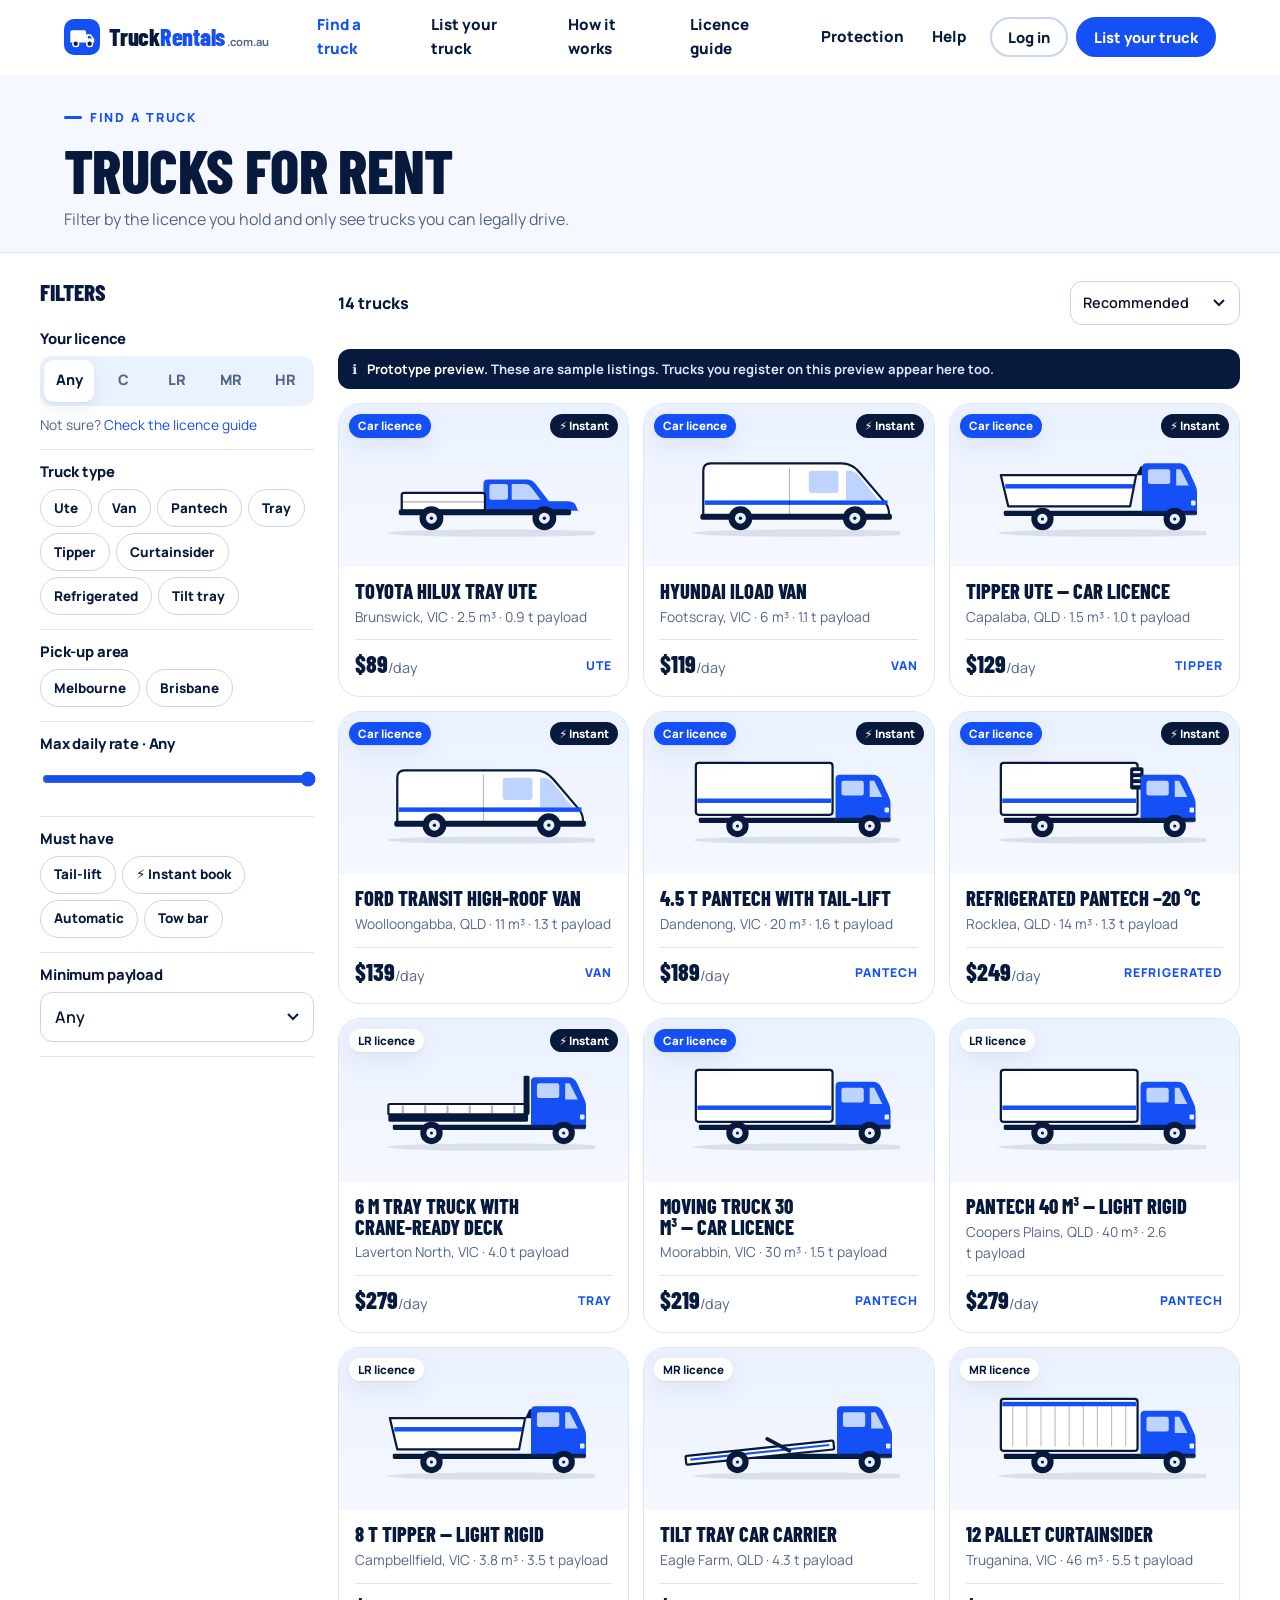
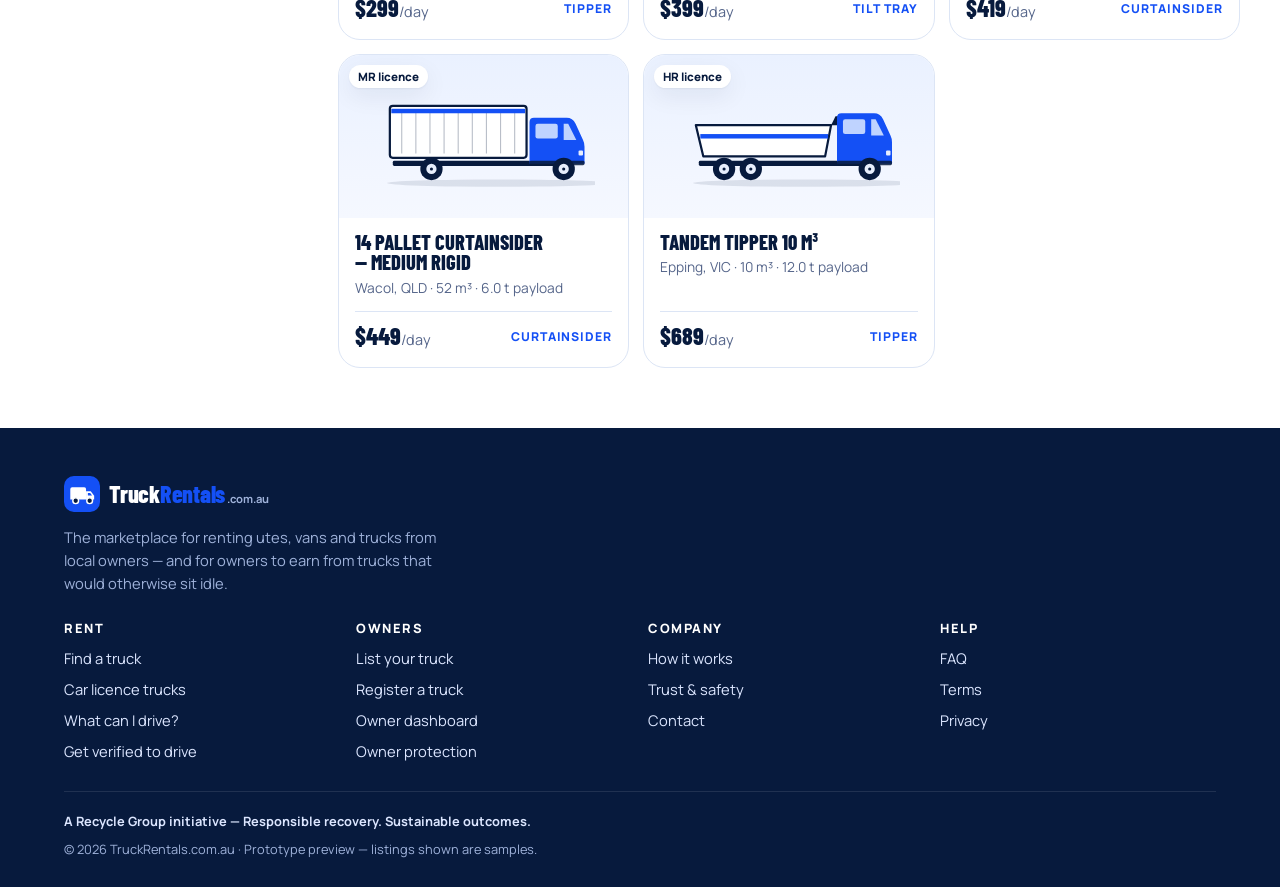
<file: trucks.html>
<!doctype html>
<html lang="en-AU"><head>
<meta charset="utf-8"><meta name="viewport" content="width=device-width,initial-scale=1,viewport-fit=cover">
<title>Find a truck to rent | TruckRentals.com.au</title><meta name="description" content="Browse utes, vans, pantechs, tippers, trays and trucks for rent from local owners. Filter by licence, size, location and price.">
<meta name="theme-color" content="#071A3D">
<meta property="og:title" content="Find a truck to rent | TruckRentals.com.au"><meta property="og:description" content="Browse utes, vans, pantechs, tippers, trays and trucks for rent from local owners. Filter by licence, size, location and price."><meta property="og:type" content="website">
<link rel="icon" href="assets/img/favicon.svg" type="image/svg+xml">
<link rel="preconnect" href="https://fonts.googleapis.com"><link rel="preconnect" href="https://fonts.gstatic.com" crossorigin>
<link href="https://fonts.googleapis.com/css2?family=Barlow+Condensed:wght@700;800&family=Manrope:wght@500;600;700;800&display=swap" rel="stylesheet">
<link rel="stylesheet" href="assets/css/main.css">
</head><body class="">
<a class="sr" href="#main">Skip to content</a>
<header class="site-header"><div class="wrap hdr">
  <a class="logo" href="index.html" aria-label="TruckRentals.com.au home"><svg class="logo-mark" viewBox="0 0 40 40" aria-hidden="true"><rect width="40" height="40" rx="11" fill="#1450F5"/><path d="M7 26V14.5a2 2 0 0 1 2-2h13.5a2 2 0 0 1 2 2V26Z" fill="#fff"/><path d="M24.5 17h5.2l3.8 5v4h-9Z" fill="#fff"/><path d="M26.5 18.8h2.6l2.1 2.9h-4.7Z" fill="#1450F5"/><circle cx="13" cy="27.5" r="3.2" fill="#071A3D" stroke="#fff" stroke-width="1.6"/><circle cx="28.5" cy="27.5" r="3.2" fill="#071A3D" stroke="#fff" stroke-width="1.6"/></svg><span class="logo-word">Truck<b>Rentals</b><small>.com.au</small></span></a>
  <nav id="siteNav" aria-label="Main"><a href="trucks.html">Find a truck</a><a href="list-your-truck.html">List your truck</a><a href="how-it-works.html">How it works</a><a href="licence-guide.html">Licence guide</a><a href="protection.html">Protection</a><a href="faq.html">Help</a>
    <div class="nav-cta"><a class="btn btn-lg" href="trucks.html">Find a truck</a><a class="btn btn-ghost btn-lg" href="owner-register.html">List your truck</a><a class="btn btn-ghost btn-lg" href="signup.html">Log in or sign up</a></div>
  </nav>
  <div class="hdr-actions"><span data-auth><a class="btn btn-ghost btn-sm hide-sm" href="signup.html?mode=login">Log in</a></span>
    <a class="btn btn-sm hdr-signup" href="owner-register.html">List your truck</a>
    <button class="nav-toggle" id="navToggle" aria-label="Menu" aria-expanded="false" aria-controls="siteNav"><span></span></button></div>
</div></header>
<main id="main">
<section class="page-head"><div class="wrap">
  <span class="eyebrow">Find a truck</span>
  <h1>Trucks for rent</h1>
  <p class="muted" style="margin:0">Filter by the licence you hold and only see trucks you can legally drive.</p>
</div></section>

<div class="wrap browse">
  <aside class="filters" id="filters" aria-label="Filters">
    <div class="filters-head"><h3 style="margin:0">Filters</h3><button class="btn btn-ghost btn-sm" id="fClose" type="button">Close</button></div>
    <div class="fgroup"><h4>Your licence</h4>
      <div class="seg" id="fLic">
        <label><input type="radio" name="licence" value="" checked><span>Any</span></label>
        <label><input type="radio" name="licence" value="C"><span>C</span></label>
        <label><input type="radio" name="licence" value="LR"><span>LR</span></label>
        <label><input type="radio" name="licence" value="MR"><span>MR</span></label>
        <label><input type="radio" name="licence" value="HR"><span>HR</span></label>
      </div>
      <p class="small muted" style="margin:8px 0 0">Not sure? <a href="licence-guide.html">Check the licence guide</a></p>
    </div>
    <div class="fgroup"><h4>Truck type</h4><div class="chips" id="fType"></div></div>
    <div class="fgroup"><h4>Pick-up area</h4><div class="chips" id="fCity">
      <label><input type="checkbox" name="city" value="Melbourne"><span>Melbourne</span></label>
      <label><input type="checkbox" name="city" value="Brisbane"><span>Brisbane</span></label></div></div>
    <div class="fgroup"><h4>Max daily rate · <span id="fPriceOut">Any</span></h4><input type="range" id="fPrice" min="80" max="700" step="10" value="700" aria-label="Maximum daily rate"></div>
    <div class="fgroup"><h4>Must have</h4><div class="chips" id="fFeat">
      <label><input type="checkbox" value="Tail-lift"><span>Tail-lift</span></label>
      <label><input type="checkbox" value="instant"><span>⚡ Instant book</span></label>
      <label><input type="checkbox" value="Auto"><span>Automatic</span></label>
      <label><input type="checkbox" value="Tow bar"><span>Tow bar</span></label></div></div>
    <div class="fgroup"><h4>Minimum payload</h4>
      <select id="fPayload" aria-label="Minimum payload"><option value="0">Any</option><option value="1000">1 t+</option><option value="2000">2 t+</option><option value="4000">4 t+</option><option value="8000">8 t+</option></select></div>
    <div class="filters-foot"><button class="btn btn-ghost" id="fReset" type="button">Reset</button><button class="btn" id="fApply" type="button">Show trucks</button></div>
  </aside>

  <div>
    <div class="browse-bar">
      <span class="count" id="count" aria-live="polite">—</span>
      <button class="btn btn-ghost btn-sm filter-btn" id="fOpen" type="button">⚙ Filters</button>
      <select id="sort" aria-label="Sort"><option value="rec">Recommended</option><option value="lo">Price: low to high</option><option value="hi">Price: high to low</option><option value="cap">Biggest first</option></select>
    </div>
    <div class="active-filters" id="active" style="margin:10px 0 14px"></div>
    <div class="sample-flag" style="margin-bottom:14px"><span>ℹ️</span><span><b>Prototype preview.</b> These are sample listings. Trucks you register on this preview appear here too.</span></div>
    <div class="truck-grid" id="results"></div>
  </div>
</div>

<script>
document.addEventListener('DOMContentLoaded', () => {
  const F = $('#filters');
  $('#fType').innerHTML = TH_TYPES.map(t => `<label><input type="checkbox" name="type" value="${t.id}"><span>${t.short}</span></label>`).join('');
  // seed from URL
  const p = new URLSearchParams(location.search);
  if (p.get('licence')) { const r = $(`#fLic input[value="${p.get('licence')}"]`); if (r) r.checked = true; }
  (p.get('type') || '').split(',').filter(Boolean).forEach(v => { const c = $(`#fType input[value="${v}"]`); if (c) c.checked = true; });
  if (p.get('city')) { const c = $(`#fCity input[value="${p.get('city')}"]`); if (c) c.checked = true; }

  const state = () => ({
    lic: $('#fLic input:checked').value,
    types: $$('#fType input:checked').map(i => i.value),
    cities: $$('#fCity input:checked').map(i => i.value),
    max: +$('#fPrice').value,
    feats: $$('#fFeat input:checked').map(i => i.value),
    payload: +$('#fPayload').value,
    sort: $('#sort').value
  });
  function render() {
    const s = state();
    $('#fPriceOut').textContent = s.max >= 700 ? 'Any' : money(s.max);
    let list = allTrucks().filter(t =>
      (!s.types.length || s.types.includes(t.type)) &&
      (!s.cities.length || s.cities.includes(t.city)) &&
      (s.max >= 700 || t.dayRate <= s.max) &&
      t.payload >= s.payload &&
      s.feats.every(f => f === 'instant' ? t.instant : f === 'Auto' ? t.trans === 'Auto' : (t.features || []).includes(f))
    );
    // licence: show driveable first, others greyed
    const driveable = s.lic ? list.filter(t => canDrive(s.lic, t.licence)) : list;
    const locked = s.lic ? list.filter(t => !canDrive(s.lic, t.licence)) : [];
    const sorter = { lo: (a, b) => a.dayRate - b.dayRate, hi: (a, b) => b.dayRate - a.dayRate, cap: (a, b) => b.payload - a.payload, rec: (a, b) => (b.instant - a.instant) || a.dayRate - b.dayRate }[s.sort];
    driveable.sort(sorter); locked.sort(sorter);
    $('#count').textContent = `${driveable.length} truck${driveable.length === 1 ? '' : 's'}${s.lic ? ' you can drive' : ''}`;
    let html = driveable.map(t => truckCard(t)).join('');
    if (locked.length) html += `<div style="grid-column:1/-1;margin-top:10px"><h3 style="margin:0">Needs a higher licence</h3><p class="small muted">You'd need to upgrade your licence for these.</p></div>` + locked.map(t => truckCard(t, { held: s.lic })).join('');
    $('#results').innerHTML = html || `<div class="empty" style="grid-column:1/-1"><h3>No trucks match</h3><p class="muted">Try removing a filter.</p><button class="btn" onclick="document.getElementById('fReset').click()">Reset filters</button></div>`;
    // active chips
    const chips = [];
    if (s.lic) chips.push([`${s.lic} licence`, () => $('#fLic input[value=""]').checked = true]);
    s.types.forEach(v => chips.push([TH_TYPE[v].short, () => $(`#fType input[value="${v}"]`).checked = false]));
    s.cities.forEach(v => chips.push([v, () => $(`#fCity input[value="${v}"]`).checked = false]));
    s.feats.forEach(v => chips.push([v === 'instant' ? 'Instant book' : v, () => $(`#fFeat input[value="${v}"]`).checked = false]));
    if (s.max < 700) chips.push([`Under ${money(s.max)}`, () => $('#fPrice').value = 700]);
    if (s.payload) chips.push([`${s.payload / 1000} t+`, () => $('#fPayload').value = 0]);
    $('#active').innerHTML = chips.map((c, i) => `<button type="button" data-i="${i}">${c[0]}</button>`).join('');
    $('#active').onclick = e => { const b = e.target.closest('button'); if (b) { chips[+b.dataset.i][1](); render(); } };
    $('#fApply').textContent = `Show ${driveable.length} trucks`;
    const q = new URLSearchParams(); if (s.lic) q.set('licence', s.lic); if (s.types.length) q.set('type', s.types.join(',')); if (s.cities.length === 1) q.set('city', s.cities[0]);
    history.replaceState(null, '', '?' + q.toString());
  }
  F.addEventListener('input', render); F.addEventListener('change', render); $('#sort').addEventListener('change', render);
  $('#fOpen').onclick = () => { F.classList.add('open'); document.body.style.overflow = 'hidden'; };
  const close = () => { F.classList.remove('open'); document.body.style.overflow = ''; };
  $('#fClose').onclick = close; $('#fApply').onclick = close;
  $('#fReset').onclick = () => { $$('input[type=checkbox]', F).forEach(i => i.checked = false); $('#fLic input[value=""]').checked = true; $('#fPrice').value = 700; $('#fPayload').value = 0; render(); };
  render();
});
</script>
</main>
<footer class="site-footer"><div class="wrap">
  <a class="logo" href="index.html"><svg class="logo-mark" viewBox="0 0 40 40" aria-hidden="true"><rect width="40" height="40" rx="11" fill="#1450F5"/><path d="M7 26V14.5a2 2 0 0 1 2-2h13.5a2 2 0 0 1 2 2V26Z" fill="#fff"/><path d="M24.5 17h5.2l3.8 5v4h-9Z" fill="#fff"/><path d="M26.5 18.8h2.6l2.1 2.9h-4.7Z" fill="#1450F5"/><circle cx="13" cy="27.5" r="3.2" fill="#071A3D" stroke="#fff" stroke-width="1.6"/><circle cx="28.5" cy="27.5" r="3.2" fill="#071A3D" stroke="#fff" stroke-width="1.6"/></svg><span class="logo-word">Truck<b>Rentals</b><small>.com.au</small></span></a>
  <p style="max-width:44ch;margin-top:14px">The marketplace for renting utes, vans and trucks from local owners — and for owners to earn from trucks that would otherwise sit idle.</p>
  <div class="fgrid">
    <div><h4>Rent</h4><ul><li><a href="trucks.html">Find a truck</a></li><li><a href="trucks.html?licence=C">Car licence trucks</a></li><li><a href="licence-guide.html">What can I drive?</a></li><li><a href="signup.html?role=renter">Get verified to drive</a></li></ul></div>
    <div><h4>Owners</h4><ul><li><a href="list-your-truck.html">List your truck</a></li><li><a href="owner-register.html">Register a truck</a></li><li><a href="dashboard.html">Owner dashboard</a></li><li><a href="protection.html#owners">Owner protection</a></li></ul></div>
    <div><h4>Company</h4><ul><li><a href="how-it-works.html">How it works</a></li><li><a href="protection.html">Trust &amp; safety</a></li><li><a href="contact.html">Contact</a></li></ul></div>
    <div><h4>Help</h4><ul><li><a href="faq.html">FAQ</a></li><li><a href="terms.html">Terms</a></li><li><a href="privacy.html">Privacy</a></li></ul></div>
  </div>
  <div class="foot-base"><span class="group-line">A Recycle Group initiative — Responsible recovery. Sustainable outcomes.</span><span>© 2026 TruckRentals.com.au · Prototype preview — listings shown are samples.</span></div>
</div></footer>
<script src="assets/js/data.js"></script><script src="assets/js/trucks-svg.js"></script><script src="assets/js/app.js"></script>
</body></html>
</file>
<file: assets/css/main.css>
/* TruckHire.com.au — blue & white system, mobile first */
:root{
  --blue:#1450F5; --blue-700:#0B3BC4; --blue-800:#082C96; --navy:#071A3D; --navy-2:#0C2554;
  --sky:#EAF1FF; --sky-2:#F5F8FF; --line:#DCE5F5; --line-2:#C6D4EE;
  --ink:#0B1530; --muted:#55658A; --white:#FFFFFF; --err:#C8231A;
  --r:14px; --r-lg:22px; --sh:0 1px 2px rgba(7,26,61,.06),0 8px 24px rgba(7,26,61,.07);
  --sh-lg:0 20px 60px rgba(7,26,61,.16);
  --f-d:'Barlow Condensed','Arial Narrow',system-ui,sans-serif;
  --f-b:'Manrope',system-ui,-apple-system,'Segoe UI',sans-serif;
  --gut:16px; --max:1200px; --hdr:64px;
}
*{box-sizing:border-box}
[hidden]{display:none!important}
html{-webkit-text-size-adjust:100%;scroll-behavior:smooth}
body{margin:0;font-family:var(--f-b);font-size:16px;line-height:1.55;color:var(--ink);background:var(--white);overflow-x:hidden;-webkit-font-smoothing:antialiased}
img,svg{max-width:100%;display:block}
a{color:var(--blue);text-decoration:none}
a:hover{text-decoration:underline}
h1,h2,h3,h4{font-family:var(--f-d);font-weight:800;line-height:1.02;letter-spacing:-.01em;margin:0 0 .4em;text-transform:uppercase;color:var(--navy);text-wrap:balance}
h1{font-size:clamp(2.6rem,10vw,5.4rem)}
h2{font-size:clamp(2rem,6.4vw,3.4rem)}
h3{font-size:1.45rem;letter-spacing:0}
h4{font-size:1.15rem}
p{margin:0 0 1em;text-wrap:pretty}
.lede{font-size:1.12rem;color:var(--muted);max-width:60ch}
.eyebrow{display:inline-flex;align-items:center;gap:8px;font-weight:800;font-size:.78rem;letter-spacing:.14em;text-transform:uppercase;color:var(--blue);margin-bottom:12px}
.eyebrow::before{content:"";width:18px;height:3px;background:currentColor;border-radius:2px}
.wrap{max-width:var(--max);margin:0 auto;padding:0 var(--gut)}
.section{padding:64px 0}
.section-sky{background:var(--sky-2)}
.section-navy{background:var(--navy);color:#DCE6FF}
.section-navy h2,.section-navy h3{color:#fff}
.section-blue{background:var(--blue);color:#fff}
.section-blue h2,.section-blue h3{color:#fff}
.center{text-align:center}.center .lede{margin-left:auto;margin-right:auto}
.muted{color:var(--muted)}
.small{font-size:.86rem}
.hide-sm{display:none!important}
.sr{position:absolute;width:1px;height:1px;overflow:hidden;clip:rect(0 0 0 0)}

/* ---------- buttons ---------- */
.btn{--bg:var(--blue);--fg:#fff;display:inline-flex;align-items:center;justify-content:center;gap:8px;min-height:48px;padding:0 22px;border-radius:999px;border:2px solid var(--bg);background:var(--bg);color:var(--fg);font:800 1rem/1 var(--f-b);cursor:pointer;transition:transform .15s,background .15s,box-shadow .15s;text-decoration:none!important;white-space:nowrap}
.btn:hover{background:var(--blue-700);border-color:var(--blue-700)}
.btn:active{transform:scale(.98)}
.btn:focus-visible,a:focus-visible,input:focus-visible,select:focus-visible,button:focus-visible,textarea:focus-visible{outline:3px solid #8DB0FF;outline-offset:2px}
.btn-white{--bg:#fff;--fg:var(--navy)}
.btn-white:hover{background:var(--sky);border-color:var(--sky)}
.btn-ghost{background:transparent;color:var(--navy);border-color:var(--line-2)}
.btn-ghost:hover{background:var(--sky);border-color:var(--sky)}
.btn-outline-w{background:transparent;color:#fff;border-color:rgba(255,255,255,.5)}
.btn-outline-w:hover{background:rgba(255,255,255,.12);border-color:#fff}
.btn-sm{min-height:40px;padding:0 16px;font-size:.92rem}
.btn-lg{min-height:56px;padding:0 28px;font-size:1.06rem}
.btn-block{width:100%}
.btn[disabled]{opacity:.45;pointer-events:none}
.link-arrow{font-weight:800;display:inline-flex;gap:6px;align-items:center}
.link-arrow::after{content:"→";transition:transform .15s}
.link-arrow:hover::after{transform:translateX(3px)}

/* ---------- header ---------- */
.site-header{position:sticky;top:0;z-index:50;background:rgba(255,255,255,.92);backdrop-filter:saturate(1.6) blur(12px);-webkit-backdrop-filter:saturate(1.6) blur(12px);border-bottom:1px solid transparent;transition:border-color .2s,box-shadow .2s}
.site-header.scrolled{border-color:var(--line);box-shadow:0 4px 18px rgba(7,26,61,.06)}
.hdr{height:var(--hdr);display:flex;align-items:center;gap:12px}
.logo{display:flex;align-items:center;gap:9px;color:var(--navy);text-decoration:none!important;flex:none}
.logo-mark{width:36px;height:36px;flex:none}
.logo-word{font:800 1.5rem/1 var(--f-d);letter-spacing:-.01em;text-transform:none}
.logo-word b{color:var(--blue);font-weight:800}
.logo-word small{font:700 .7rem/1 var(--f-b);color:var(--muted);margin-left:2px;letter-spacing:0}
#siteNav{display:none}
.hdr-actions{margin-left:auto;display:flex;gap:8px;align-items:center}
.hdr-actions .btn-sm{min-height:40px}
.nav-toggle{width:44px;height:44px;border:0;background:var(--sky);border-radius:12px;display:grid;place-items:center;cursor:pointer;flex:none}
.nav-toggle span{display:block;width:18px;height:2px;background:var(--navy);border-radius:2px;position:relative;transition:.2s}
.nav-toggle span::before,.nav-toggle span::after{content:"";position:absolute;left:0;width:18px;height:2px;background:var(--navy);border-radius:2px;transition:.2s}
.nav-toggle span::before{top:-6px}.nav-toggle span::after{top:6px}
.nav-open .nav-toggle span{background:transparent}
.nav-open .nav-toggle span::before{top:0;transform:rotate(45deg)}
.nav-open .nav-toggle span::after{top:0;transform:rotate(-45deg)}
.nav-open #siteNav{display:flex;position:fixed;inset:var(--hdr) 0 0 0;background:#fff;flex-direction:column;padding:12px var(--gut) 32px;overflow:auto;z-index:49}
#siteNav a{display:flex;align-items:center;justify-content:space-between;padding:16px 4px;border-bottom:1px solid var(--line);font-weight:800;font-size:1.1rem;color:var(--navy);text-decoration:none}
#siteNav a::after{content:"→";color:var(--blue)}
#siteNav .nav-cta{display:grid;gap:10px;margin-top:20px}
#siteNav .nav-cta a{border:0;justify-content:center;padding:0}
#siteNav .nav-cta a::after{content:none}
.nav-open{overflow:hidden}
.hdr-signup{display:none}

/* ---------- hero ---------- */
.hero{position:relative;background:var(--navy);color:#DCE6FF;overflow:hidden;padding:36px 0 0}
.hero::before{content:"";position:absolute;inset:0;background:radial-gradient(900px 500px at 85% -10%,rgba(20,80,245,.55),transparent 60%),radial-gradient(600px 400px at -10% 110%,rgba(20,80,245,.35),transparent 60%);pointer-events:none}
.hero .wrap{position:relative}
.hero h1{color:#fff;margin-bottom:14px}
.hero h1 em{font-style:normal;color:#7FA6FF}
.hero .lede{color:#B9C9F0}
.hero-badges{display:flex;flex-wrap:wrap;gap:8px 16px;margin:18px 0 0;padding:0;list-style:none;font-size:.88rem;font-weight:700;color:#B9C9F0}
.hero-badges li{display:flex;gap:6px;align-items:center}
.hero-badges li::before{content:"✓";display:grid;place-items:center;width:18px;height:18px;border-radius:50%;background:var(--blue);color:#fff;font-size:.7rem}
.hero-road{position:relative;height:120px;margin-top:28px}
.hero-road::after{content:"";position:absolute;left:0;right:0;bottom:16px;height:3px;background:repeating-linear-gradient(90deg,rgba(255,255,255,.35) 0 34px,transparent 34px 60px);animation:road 1.2s linear infinite}
@keyframes road{to{background-position:-60px 0}}
.hero-truck{position:absolute;bottom:14px;width:200px;animation:drive 14s cubic-bezier(.45,.05,.55,.95) infinite}
.hero-truck .truck-svg{filter:drop-shadow(0 10px 18px rgba(0,0,0,.35))}
@keyframes drive{0%{left:-220px}45%,55%{left:calc(50% - 100px)}100%{left:110%}}
@media (prefers-reduced-motion:reduce){.hero-truck{animation:none;left:calc(50% - 100px)}.hero-road::after{animation:none}.reveal{opacity:1!important;transform:none!important}}

/* search card */
.search-card{background:#fff;color:var(--ink);border-radius:var(--r-lg);padding:14px;box-shadow:var(--sh-lg);margin-top:24px;display:grid;gap:10px}
.search-tabs{display:flex;gap:6px;background:var(--sky);border-radius:999px;padding:4px}
.search-tabs button{flex:1;border:0;background:transparent;border-radius:999px;min-height:40px;font:800 .92rem var(--f-b);color:var(--muted);cursor:pointer}
.search-tabs button[aria-selected=true]{background:#fff;color:var(--navy);box-shadow:var(--sh)}
.sf{display:grid;gap:10px}
.sf .field{margin:0}

/* ---------- forms ---------- */
.field{display:grid;gap:6px;margin-bottom:16px;position:relative}
.field>label,.field>.lbl{font-weight:800;font-size:.86rem;color:var(--navy)}
.field .hint{font-size:.8rem;color:var(--muted);margin-top:-2px}
input[type=text],input[type=email],input[type=tel],input[type=number],input[type=date],input[type=time],input[type=datetime-local],input[type=password],input[type=search],select,textarea{width:100%;min-height:50px;padding:12px 14px;border:1.5px solid var(--line-2);border-radius:12px;background:#fff;color:var(--ink);font:600 16px var(--f-b);-webkit-appearance:none;appearance:none;transition:border-color .15s,box-shadow .15s}
textarea{min-height:110px;resize:vertical}
select{background-image:url("data:image/svg+xml,%3Csvg xmlns='http://www.w3.org/2000/svg' width='12' height='8'%3E%3Cpath d='M1 1l5 5 5-5' stroke='%23071A3D' stroke-width='2' fill='none'/%3E%3C/svg%3E");background-repeat:no-repeat;background-position:right 14px center;padding-right:38px}
input:focus,select:focus,textarea:focus{border-color:var(--blue);box-shadow:0 0 0 4px rgba(20,80,245,.12);outline:none}
.field.err input,.field.err select,.field.err textarea{border-color:var(--err)}
.field-msg{color:var(--err);font-weight:700;font-size:.8rem}
.field.ok input{border-color:var(--blue)}
.ok-msg{color:var(--blue);font-weight:800;font-size:.8rem}
.grid-2,.grid-3{display:grid;gap:0 12px}
.check{display:flex;gap:12px;align-items:flex-start;padding:14px;border:1.5px solid var(--line-2);border-radius:12px;cursor:pointer;margin-bottom:10px;background:#fff;transition:.15s}
.check:hover{border-color:var(--blue)}
.check input{width:22px;height:22px;flex:none;margin:1px 0 0;accent-color:var(--blue)}
.check b{display:block;color:var(--navy)}
.check small{color:var(--muted)}
.check:has(input:checked){border-color:var(--blue);background:var(--sky-2);box-shadow:0 0 0 3px rgba(20,80,245,.1)}
.field.err .check{border-color:var(--err)}
.choice-grid{display:grid;grid-template-columns:repeat(2,1fr);gap:10px}
.choice{position:relative;cursor:pointer}
.choice input{position:absolute;opacity:0;inset:0}
.choice span{display:flex;flex-direction:column;gap:2px;height:100%;padding:14px;border:1.5px solid var(--line-2);border-radius:14px;background:#fff;transition:.15s;font-weight:800;color:var(--navy)}
.choice span small{font-weight:600;color:var(--muted);font-size:.8rem}
.choice span .ico{font-size:1.4rem;margin-bottom:4px}
.choice input:checked+span{border-color:var(--blue);background:var(--sky-2);box-shadow:0 0 0 3px rgba(20,80,245,.12)}
.choice input:focus-visible+span{outline:3px solid #8DB0FF}
.seg{display:flex;background:var(--sky);border-radius:12px;padding:4px;gap:4px}
.seg label{flex:1;position:relative}
.seg input{position:absolute;opacity:0}
.seg span{display:grid;place-items:center;min-height:42px;border-radius:9px;font-weight:800;font-size:.9rem;color:var(--muted);cursor:pointer;text-align:center;padding:0 6px}
.seg input:checked+span{background:#fff;color:var(--navy);box-shadow:var(--sh)}
.upload{position:relative;border:2px dashed var(--line-2);border-radius:14px;padding:18px;text-align:center;background:var(--sky-2);transition:.15s}
.upload:hover,.upload.has-file{border-color:var(--blue)}
.upload input{position:absolute;inset:0;opacity:0;cursor:pointer}
.upload .up-ico{font-size:1.6rem}
.upload b{display:block;color:var(--navy)}
.upload small{color:var(--muted)}
.upload-prev{display:flex;flex-wrap:wrap;gap:8px;justify-content:center;margin-top:10px}
.upload-prev img{width:72px;height:72px;object-fit:cover;border-radius:10px;border:2px solid #fff;box-shadow:var(--sh)}
.file-pill{background:#fff;border:1px solid var(--line);border-radius:999px;padding:4px 10px;font-size:.8rem;font-weight:700}
.prefix{position:relative}
.prefix>span{position:absolute;left:14px;top:50%;transform:translateY(-50%);font-weight:800;color:var(--muted)}
.prefix input{padding-left:30px}
.suffix{position:relative}
.suffix>span{position:absolute;right:14px;top:50%;transform:translateY(-50%);font-weight:700;color:var(--muted);font-size:.86rem}
.suffix input{padding-right:64px}

/* ---------- stepper ---------- */
.flow{max-width:760px;margin:0 auto}
.stepper-head{position:sticky;top:var(--hdr);z-index:5;background:#fff;padding:12px 0 10px;margin-bottom:18px;border-bottom:1px solid var(--line)}
.stepper-count{font-weight:800;font-size:.84rem;color:var(--navy)}
.stepper-progress{height:6px;border-radius:6px;background:var(--sky);margin-top:8px;overflow:hidden}
.stepper-progress span{display:block;height:100%;background:var(--blue);border-radius:6px;transition:width .35s}
.stepper-bar{display:none;list-style:none;margin:14px 0 0;padding:0;gap:6px}
.stepper-bar li{flex:1;display:flex;align-items:center;gap:8px;font-size:.8rem;font-weight:800;color:var(--muted)}
.stepper-bar li span{width:26px;height:26px;border-radius:50%;display:grid;place-items:center;background:var(--sky);color:var(--muted);flex:none;font-size:.78rem}
.stepper-bar li em{font-style:normal;white-space:nowrap;overflow:hidden;text-overflow:ellipsis}
.stepper-bar li.now span{background:var(--blue);color:#fff}
.stepper-bar li.now{color:var(--navy)}
.stepper-bar li.done span{background:var(--navy);color:#fff}
.step h2{font-size:clamp(1.8rem,6vw,2.6rem)}
.step-actions{display:flex;gap:10px;margin-top:24px;padding:14px 0 calc(14px + env(safe-area-inset-bottom));position:sticky;bottom:0;background:linear-gradient(to top,#fff 75%,rgba(255,255,255,0));z-index:4}
.step-actions .btn{flex:1}
.step-actions .btn-ghost{flex:0 0 auto}
.panel{border:1.5px solid var(--line);border-radius:var(--r-lg);padding:18px;background:#fff;margin-bottom:16px}
.panel-sky{background:var(--sky-2);border-color:var(--line)}
.panel h3{font-size:1.25rem}
.notice{display:flex;gap:12px;padding:14px 16px;border-radius:14px;background:var(--sky);color:var(--navy);font-size:.9rem;margin-bottom:16px}
.notice b{display:block}
.notice-ico{flex:none;width:26px;height:26px;border-radius:50%;background:var(--blue);color:#fff;display:grid;place-items:center;font-weight:800;font-size:.85rem}
.notice-warn{background:#FFF3F2;color:#7A1912}
.notice-warn .notice-ico{background:var(--err)}

/* ---------- cards ---------- */
.truck-grid{display:grid;gap:14px;grid-template-columns:1fr}
.truck-card{display:flex;flex-direction:column;background:#fff;border:1.5px solid var(--line);border-radius:var(--r-lg);overflow:hidden;color:var(--ink);text-decoration:none!important;transition:transform .18s,box-shadow .18s,border-color .18s}
.truck-card:hover{transform:translateY(-3px);box-shadow:var(--sh-lg);border-color:var(--line-2)}
.tc-media{position:relative;background:linear-gradient(180deg,var(--sky) 0%,var(--sky-2) 100%);aspect-ratio:16/9;display:grid;place-items:center;padding:14px 18px 6px}
.tc-media img{position:absolute;inset:0;width:100%;height:100%;object-fit:cover}
.tc-media .truck-svg{width:88%}
.lic-chip,.instant-chip,.lock-chip{position:absolute;top:10px;font:800 .72rem/1 var(--f-b);padding:6px 9px;border-radius:999px}
.lic-chip{left:10px;background:#fff;color:var(--navy);box-shadow:var(--sh)}
.lic-chip.lic-C{background:var(--blue);color:#fff}
.instant-chip{right:10px;background:var(--navy);color:#fff}
.lock-chip{left:10px;top:auto;bottom:10px;background:var(--err);color:#fff}
.is-locked .tc-media{filter:grayscale(.7);opacity:.75}
.tc-body{padding:14px 16px 16px;display:flex;flex-direction:column;flex:1}
.tc-body h3{font-size:1.28rem;margin-bottom:4px}
.tc-meta{color:var(--muted);font-size:.86rem;margin-bottom:12px}
.tc-foot{margin-top:auto;display:flex;justify-content:space-between;align-items:center;border-top:1px solid var(--line);padding-top:12px}
.tc-price{color:var(--muted);font-size:.9rem}
.tc-price strong{font:800 1.5rem/1 var(--f-d);color:var(--navy)}
.tc-type{font-size:.76rem;font-weight:800;text-transform:uppercase;letter-spacing:.08em;color:var(--blue)}

.cat-grid{display:grid;grid-template-columns:repeat(2,1fr);gap:10px}
.cat{display:flex;flex-direction:column;gap:2px;padding:12px 12px 14px;border-radius:var(--r);background:var(--sky-2);border:1.5px solid var(--line);color:var(--navy);text-decoration:none!important;transition:.18s}
.cat:hover{border-color:var(--blue);background:#fff;box-shadow:var(--sh);transform:translateY(-2px)}
.cat .truck-svg{width:100%;margin-bottom:4px}
.cat b{font:800 1.12rem/1.05 var(--f-d);text-transform:uppercase}
.cat small{color:var(--muted);font-size:.78rem;line-height:1.3}

.feature-grid{display:grid;gap:14px}
.feature{padding:22px;border-radius:var(--r-lg);background:#fff;border:1.5px solid var(--line)}
.feature .ico{width:48px;height:48px;border-radius:14px;background:var(--sky);color:var(--blue);display:grid;place-items:center;margin-bottom:14px}
.feature .ico svg{width:26px;height:26px}
.feature h3{font-size:1.35rem}
.feature p{color:var(--muted);margin:0}
.section-navy .feature{background:var(--navy-2);border-color:rgba(255,255,255,.08)}
.section-navy .feature p{color:#B9C9F0}
.section-navy .feature .ico{background:rgba(20,80,245,.25);color:#9DBBFF}

/* two-lane how it works */
.lanes{display:grid;gap:16px}
.lane{border-radius:var(--r-lg);padding:22px;background:#fff;border:1.5px solid var(--line)}
.lane-blue{background:var(--blue);color:#DCE6FF;border-color:var(--blue)}
.lane-blue h3,.lane-blue .steps-n b{color:#fff}
.lane-tag{display:inline-block;font:800 .74rem/1 var(--f-b);letter-spacing:.12em;text-transform:uppercase;padding:7px 10px;border-radius:999px;background:var(--sky);color:var(--blue);margin-bottom:12px}
.lane-blue .lane-tag{background:rgba(255,255,255,.16);color:#fff}
.steps-n{list-style:none;margin:16px 0 20px;padding:0;display:grid;gap:14px;counter-reset:s}
.steps-n li{display:grid;grid-template-columns:36px 1fr;gap:12px;counter-increment:s}
.steps-n li::before{content:counter(s);width:36px;height:36px;border-radius:12px;display:grid;place-items:center;background:var(--sky);color:var(--blue);font:800 1.1rem var(--f-d)}
.lane-blue .steps-n li::before{background:rgba(255,255,255,.16);color:#fff}
.steps-n b{display:block;color:var(--navy)}
.steps-n span{font-size:.92rem}

/* stat band */
.stat-band{display:grid;grid-template-columns:repeat(2,1fr);gap:18px}
.stat b{display:block;font:800 clamp(2.2rem,8vw,3.6rem)/1 var(--f-d);color:#fff}
.stat span{font-size:.86rem;color:#B9C9F0}

/* licence matcher */
.matcher{background:#fff;border-radius:var(--r-lg);padding:18px;box-shadow:var(--sh-lg);color:var(--ink)}
.lic-pills{display:grid;grid-template-columns:repeat(3,1fr);gap:8px;margin:12px 0 16px}
.lic-pills button{min-height:56px;border:1.5px solid var(--line-2);border-radius:14px;background:#fff;font:800 1.2rem var(--f-d);color:var(--navy);cursor:pointer;display:flex;flex-direction:column;align-items:center;justify-content:center;line-height:1}
.lic-pills button small{font:700 .66rem var(--f-b);color:var(--muted);margin-top:3px;text-transform:none}
.lic-pills button[aria-pressed=true]{background:var(--blue);border-color:var(--blue);color:#fff}
.lic-pills button[aria-pressed=true] small{color:#DCE6FF}
.matcher-out{display:grid;grid-template-columns:repeat(2,1fr);gap:8px}
.mo{display:flex;align-items:center;gap:8px;padding:10px;border-radius:12px;background:var(--sky-2);font-weight:800;font-size:.86rem;color:var(--navy);transition:.25s}
.mo i{font-style:normal;width:22px;height:22px;border-radius:50%;display:grid;place-items:center;background:var(--blue);color:#fff;font-size:.72rem;flex:none}
.mo.no{opacity:.4;background:#fff;border:1px dashed var(--line-2)}
.mo.no i{background:var(--line-2)}

/* load fit */
.loadfit{display:grid;gap:16px}
.load-opts{display:flex;flex-wrap:wrap;gap:8px}
.load-opts button{border:1.5px solid var(--line-2);background:#fff;border-radius:999px;min-height:44px;padding:0 16px;font:800 .9rem var(--f-b);color:var(--navy);cursor:pointer}
.load-opts button[aria-pressed=true]{background:var(--navy);border-color:var(--navy);color:#fff}
.fit-result{border-radius:var(--r-lg);background:var(--sky);padding:18px;min-height:150px}
.fit-meter{height:14px;border-radius:999px;background:#fff;overflow:hidden;margin:10px 0 6px;border:1px solid var(--line)}
.fit-meter span{display:block;height:100%;background:var(--blue);border-radius:999px;transition:width .5s cubic-bezier(.2,.8,.2,1)}

/* ---------- browse ---------- */
.page-head{background:var(--sky-2);border-bottom:1px solid var(--line);padding:26px 0 20px}
.page-head h1{font-size:clamp(2.2rem,8vw,3.8rem);margin-bottom:6px}
.browse{display:grid;gap:18px;padding:18px 0 60px}
.filters{display:none}
.filters.open{display:block;position:fixed;inset:0;z-index:60;background:#fff;overflow:auto;padding:16px var(--gut) 100px}
.filters-head{display:flex;justify-content:space-between;align-items:center;margin-bottom:12px}
.filters-foot{position:fixed;left:0;right:0;bottom:0;padding:12px var(--gut) calc(12px + env(safe-area-inset-bottom));background:#fff;border-top:1px solid var(--line);display:flex;gap:10px}
.filters-foot .btn{flex:1}
.fgroup{border-bottom:1px solid var(--line);padding:14px 0}
.fgroup h4{font-family:var(--f-b);text-transform:none;font-size:.92rem;margin-bottom:10px}
.chips{display:flex;flex-wrap:wrap;gap:6px}
.chips label{position:relative}
.chips input{position:absolute;opacity:0}
.chips span{display:inline-flex;align-items:center;min-height:38px;padding:0 13px;border-radius:999px;border:1.5px solid var(--line-2);font-weight:800;font-size:.84rem;color:var(--navy);cursor:pointer;background:#fff}
.chips input:checked+span{background:var(--blue);border-color:var(--blue);color:#fff}
.chips input:focus-visible+span{outline:3px solid #8DB0FF}
.browse-bar{display:flex;gap:8px;align-items:center;flex-wrap:wrap}
.browse-bar .count{font-weight:800;color:var(--navy);margin-right:auto}
.browse-bar select{min-height:44px;width:auto;font-size:.9rem;padding:8px 36px 8px 12px}
.filter-btn{display:inline-flex}
.active-filters{display:flex;flex-wrap:wrap;gap:6px}
.active-filters button{border:0;background:var(--sky);color:var(--navy);border-radius:999px;padding:6px 10px;font:800 .78rem var(--f-b);cursor:pointer}
.active-filters button::after{content:" ✕";color:var(--blue)}
.empty{text-align:center;padding:48px 18px;border:2px dashed var(--line-2);border-radius:var(--r-lg);background:var(--sky-2)}
.sample-flag{display:flex;gap:10px;align-items:center;background:var(--navy);color:#DCE6FF;font-size:.82rem;font-weight:700;padding:10px 14px;border-radius:12px}
.sample-flag b{color:#fff}

/* ---------- truck detail ---------- */
.td{display:grid;gap:22px;padding:18px 0 110px}
.td-hero{border-radius:var(--r-lg);background:linear-gradient(180deg,var(--sky),var(--sky-2));padding:24px 20px 10px;position:relative;overflow:hidden}
.td-hero .truck-svg{max-width:560px;margin:0 auto}
.td-hero img{width:100%;border-radius:var(--r)}
.td-chips{display:flex;flex-wrap:wrap;gap:6px;margin:8px 0 14px}
.td-chips span{background:var(--sky);color:var(--navy);font-weight:800;font-size:.8rem;padding:7px 11px;border-radius:999px}
.td-chips .c-blue{background:var(--blue);color:#fff}
.spec-grid{display:grid;grid-template-columns:repeat(2,1fr);gap:1px;background:var(--line);border:1px solid var(--line);border-radius:var(--r);overflow:hidden}
.spec-grid div{background:#fff;padding:12px 14px}
.spec-grid dt{font-size:.74rem;font-weight:800;text-transform:uppercase;letter-spacing:.08em;color:var(--muted)}
.spec-grid dd{margin:2px 0 0;font:800 1.2rem/1.1 var(--f-d);color:var(--navy)}
.feat-list{display:flex;flex-wrap:wrap;gap:8px;padding:0;list-style:none}
.feat-list li{display:flex;gap:6px;align-items:center;padding:8px 12px;border-radius:12px;border:1.5px solid var(--line);font-weight:700;font-size:.88rem}
.feat-list li::before{content:"✓";color:var(--blue);font-weight:800}
.owner-card{display:flex;gap:14px;align-items:center;padding:16px;border-radius:var(--r-lg);background:var(--sky-2);border:1.5px solid var(--line)}
.avatar{width:52px;height:52px;border-radius:50%;background:var(--navy);color:#fff;display:grid;place-items:center;font:800 1.3rem var(--f-d);flex:none}
.book-box{border:1.5px solid var(--line);border-radius:var(--r-lg);padding:18px;background:#fff;box-shadow:var(--sh)}
.book-box .price-big{font:800 2.4rem/1 var(--f-d);color:var(--navy)}
.qline{display:flex;justify-content:space-between;gap:12px;padding:7px 0;font-size:.92rem;border-bottom:1px dashed var(--line)}
.qline:last-child{border:0}
.qline.total{font-weight:800;font-size:1.05rem;color:var(--navy);border-top:2px solid var(--navy);border-bottom:0;margin-top:6px;padding-top:12px}
.qline .muted{font-weight:600}
.mobile-book{position:fixed;left:0;right:0;bottom:0;z-index:40;background:#fff;border-top:1px solid var(--line);padding:10px var(--gut) calc(10px + env(safe-area-inset-bottom));display:flex;align-items:center;gap:12px;box-shadow:0 -8px 24px rgba(7,26,61,.08)}
.mobile-book .mb-price{font:800 1.5rem/1 var(--f-d);color:var(--navy)}
.mobile-book .mb-price small{display:block;font:700 .74rem var(--f-b);color:var(--muted)}
.mobile-book .btn{flex:1}

/* calendar */
.cal{user-select:none}
.cal-head{display:flex;justify-content:space-between;align-items:center;margin-bottom:8px}
.cal-head b{font:800 1.2rem var(--f-d);text-transform:uppercase;color:var(--navy)}
.cal-head button{width:40px;height:40px;border-radius:12px;border:1.5px solid var(--line-2);background:#fff;cursor:pointer;font-weight:800;color:var(--navy)}
.cal-grid{display:grid;grid-template-columns:repeat(7,1fr);gap:3px;text-align:center}
.cal-grid .dow{font-size:.7rem;font-weight:800;color:var(--muted);padding:4px 0}
.cal-grid button{aspect-ratio:1;border:0;border-radius:10px;background:var(--sky-2);font:700 .9rem var(--f-b);color:var(--navy);cursor:pointer;padding:0;min-height:36px}
.cal-grid button:disabled{background:transparent;color:#B4C0D8;text-decoration:line-through;cursor:not-allowed}
.cal-grid button.blocked{background:#fff;color:#B4C0D8;text-decoration:line-through}
.cal-grid button.sel{background:var(--blue);color:#fff}
.cal-grid button.range{background:#CFDDFF}
.cal-grid .pad{visibility:hidden}
.cal-legend{display:flex;gap:14px;font-size:.76rem;color:var(--muted);margin-top:8px;flex-wrap:wrap}
.cal-legend i{display:inline-block;width:10px;height:10px;border-radius:3px;margin-right:4px;vertical-align:-1px}

/* summary sidebar */
.sum-truck{display:flex;gap:12px;align-items:center;padding-bottom:14px;border-bottom:1px solid var(--line);margin-bottom:10px}
.sum-truck .thumb{width:96px;flex:none;border-radius:12px;background:var(--sky);padding:6px}
.sum-truck b{display:block;color:var(--navy);line-height:1.2}
.sum-truck small{color:var(--muted)}

/* cover choice */
.cover-grid{display:grid;gap:10px}
.cover-opt span{display:grid;grid-template-columns:1fr auto;gap:2px 10px}
.cover-opt .ex{font:800 1.6rem/1 var(--f-d);color:var(--navy)}
.cover-opt .pr{text-align:right;font-weight:800;color:var(--blue)}
.cover-opt .tag{grid-column:1/-1;font-size:.78rem;color:var(--muted);font-weight:600}

/* verification status */
.vlist{list-style:none;padding:0;margin:0;display:grid;gap:8px}
.vlist li{display:flex;gap:10px;align-items:center;padding:12px 14px;border-radius:12px;background:var(--sky-2);font-weight:700;font-size:.92rem}
.vlist .st{margin-left:auto;font-size:.76rem;font-weight:800;padding:4px 9px;border-radius:999px;background:#fff;color:var(--muted);border:1px solid var(--line)}
.vlist .st.ok{background:var(--blue);color:#fff;border-color:var(--blue)}
.vlist .st.fail{background:var(--err);color:#fff;border-color:var(--err)}
.spinner{width:18px;height:18px;border:3px solid var(--line-2);border-top-color:var(--blue);border-radius:50%;animation:spin .8s linear infinite;flex:none}
@keyframes spin{to{transform:rotate(360deg)}}
.tick{width:18px;height:18px;border-radius:50%;background:var(--blue);color:#fff;display:grid;place-items:center;font-size:.7rem;flex:none}

/* success */
.success{text-align:center;padding:24px 0}
.success-badge{width:84px;height:84px;border-radius:50%;background:var(--blue);color:#fff;display:grid;place-items:center;margin:0 auto 18px;font-size:2.2rem;animation:pop .5s cubic-bezier(.2,1.6,.4,1)}
@keyframes pop{from{transform:scale(.3);opacity:0}}
.ref{display:inline-block;font:800 1.3rem var(--f-d);letter-spacing:.06em;background:var(--sky);color:var(--navy);padding:8px 14px;border-radius:12px;margin:6px 0 16px}

/* earnings calc */
.earn{background:#fff;color:var(--ink);border-radius:var(--r-lg);padding:20px;box-shadow:var(--sh-lg)}
.earn-out{text-align:center;padding:18px;border-radius:var(--r);background:var(--sky);margin-top:6px}
.earn-out b{display:block;font:800 clamp(2.8rem,12vw,4.2rem)/1 var(--f-d);color:var(--blue)}
.earn-out span{font-size:.86rem;color:var(--muted);font-weight:700}
input[type=range]{width:100%;accent-color:var(--blue);height:32px}
.range-row{display:flex;justify-content:space-between;font-weight:800;color:var(--navy);font-size:.9rem}

/* checklist */
.checklist{list-style:none;padding:0;margin:0;display:grid;gap:10px}
.checklist li{display:grid;grid-template-columns:28px 1fr;gap:12px;padding:14px;border-radius:14px;background:#fff;border:1.5px solid var(--line)}
.checklist li::before{content:"✓";width:28px;height:28px;border-radius:50%;background:var(--blue);color:#fff;display:grid;place-items:center;font-weight:800;font-size:.85rem}
.checklist b{display:block;color:var(--navy)}
.checklist span{font-size:.9rem;color:var(--muted)}

/* licence table */
.lic-table{display:grid;gap:12px}
.lic-row{display:grid;gap:10px;padding:18px;border-radius:var(--r-lg);border:1.5px solid var(--line);background:#fff}
.lic-code{font:800 2.6rem/1 var(--f-d);color:var(--blue)}
.lic-row h3{margin:0}
.lic-row .gvm{font-weight:800;color:var(--navy);font-size:.92rem}

/* FAQ */
.faq{max-width:820px;margin:0 auto}
.faq-item{border-bottom:1px solid var(--line)}
.faq-q{width:100%;text-align:left;background:none;border:0;padding:18px 40px 18px 0;font:800 1.04rem/1.35 var(--f-b);color:var(--navy);cursor:pointer;position:relative}
.faq-q::after{content:"+";position:absolute;right:4px;top:50%;transform:translateY(-50%);width:28px;height:28px;border-radius:50%;background:var(--sky);color:var(--blue);display:grid;place-items:center;font-size:1.2rem;transition:.2s}
.faq-item.open .faq-q::after{content:"–";background:var(--blue);color:#fff}
.faq-a{display:none;padding:0 0 18px;color:var(--muted)}
.faq-item.open .faq-a{display:block}
.faq-cat{margin:34px 0 4px;font-size:1.5rem}

/* dashboard */
.dash{display:grid;gap:16px;padding:20px 0 60px}
.kpis{display:grid;grid-template-columns:repeat(2,1fr);gap:10px}
.kpi{padding:16px;border-radius:var(--r);background:#fff;border:1.5px solid var(--line)}
.kpi span{font-size:.74rem;font-weight:800;text-transform:uppercase;letter-spacing:.08em;color:var(--muted)}
.kpi b{display:block;font:800 2rem/1.05 var(--f-d);color:var(--navy);margin-top:4px}
.kpi.k-blue{background:var(--blue);border-color:var(--blue)}
.kpi.k-blue span{color:#CFDDFF}.kpi.k-blue b{color:#fff}
.tabs{display:flex;gap:6px;overflow-x:auto;scrollbar-width:none;border-bottom:1px solid var(--line);margin-bottom:14px}
.tabs::-webkit-scrollbar{display:none}
.tabs button{border:0;background:none;padding:12px 4px;margin-right:14px;font:800 .95rem var(--f-b);color:var(--muted);border-bottom:3px solid transparent;cursor:pointer;white-space:nowrap}
.tabs button[aria-selected=true]{color:var(--navy);border-color:var(--blue)}
.req{display:grid;gap:12px;padding:16px;border:1.5px solid var(--line);border-radius:var(--r-lg);background:#fff;margin-bottom:10px}
.req-top{display:flex;gap:12px;align-items:center}
.req-top .thumb{width:80px;flex:none;background:var(--sky);border-radius:10px;padding:4px}
.req-actions{display:flex;gap:8px}
.req-actions .btn{flex:1}
.pill{display:inline-block;font-size:.72rem;font-weight:800;padding:5px 9px;border-radius:999px;background:var(--sky);color:var(--navy);text-transform:uppercase;letter-spacing:.06em}
.pill.p-blue{background:var(--blue);color:#fff}
.pill.p-navy{background:var(--navy);color:#fff}
.pill.p-grey{background:#EEF1F6;color:var(--muted)}

/* footer */
.site-footer{background:var(--navy);color:#9FB2DA;padding:48px 0 calc(28px + env(safe-area-inset-bottom));font-size:.92rem}
.site-footer a{color:#DCE6FF}
.site-footer .logo{color:#fff}
.site-footer .logo-word small{color:#9FB2DA}
.fgrid{display:grid;grid-template-columns:1fr 1fr;gap:28px 16px;margin:28px 0}
.fgrid h4{font-family:var(--f-b);text-transform:none;font-size:.8rem;letter-spacing:.12em;text-transform:uppercase;color:#fff;margin-bottom:12px}
.fgrid ul{list-style:none;margin:0;padding:0;display:grid;gap:8px}
.foot-base{border-top:1px solid rgba(255,255,255,.1);padding-top:20px;display:grid;gap:8px;font-size:.8rem}
.group-line{font-weight:700;color:#DCE6FF}

#toast{position:fixed;left:50%;bottom:calc(84px + env(safe-area-inset-bottom));transform:translate(-50%,20px);background:var(--navy);color:#fff;padding:12px 18px;border-radius:12px;font-weight:700;font-size:.92rem;opacity:0;pointer-events:none;transition:.25s;z-index:100;max-width:calc(100% - 32px);text-align:center;box-shadow:var(--sh-lg)}
#toast.show{opacity:1;transform:translate(-50%,0)}

.reveal{opacity:0;transform:translateY(16px);transition:opacity .6s,transform .6s cubic-bezier(.2,.8,.2,1)}
.reveal.in{opacity:1;transform:none}

.cta-band{border-radius:var(--r-lg);background:var(--blue);color:#DCE6FF;padding:30px 22px;display:grid;gap:16px;position:relative;overflow:hidden}
.cta-band h2{color:#fff;margin:0}
.cta-band .truck-svg{position:absolute;right:-40px;bottom:-14px;width:260px;opacity:.16}
.cta-band .btns{display:flex;flex-wrap:wrap;gap:10px;position:relative}
.prose{max-width:760px}
.prose h2{font-size:1.9rem;margin-top:1.6em}
.prose li{margin-bottom:.4em}
.draft-flag{background:#FFF3F2;color:#7A1912;border-radius:12px;padding:12px 14px;font-weight:700;font-size:.88rem;margin-bottom:20px}

/* ---------- ≥ 600 ---------- */
@media (min-width:600px){
  :root{--gut:24px}
  .grid-2{grid-template-columns:1fr 1fr}
  .grid-3{grid-template-columns:1fr 1fr 1fr}
  .truck-grid{grid-template-columns:1fr 1fr}
  .cat-grid{grid-template-columns:repeat(4,1fr)}
  .feature-grid{grid-template-columns:1fr 1fr}
  .choice-grid{grid-template-columns:repeat(3,1fr)}
  .matcher-out{grid-template-columns:repeat(4,1fr)}
  .stat-band{grid-template-columns:repeat(4,1fr)}
  .spec-grid{grid-template-columns:repeat(3,1fr)}
  .kpis{grid-template-columns:repeat(4,1fr)}
  .cover-grid{grid-template-columns:repeat(3,1fr)}
  .hdr-signup{display:inline-flex}
  .sf{grid-template-columns:1fr 1fr}
  .sf .btn{grid-column:1/-1}
  .fgrid{grid-template-columns:repeat(4,1fr)}
  .stepper-bar{display:flex}
  .lic-row{grid-template-columns:110px 1fr 1.4fr;align-items:center}
  .cta-band{padding:44px}
  .cta-band .truck-svg{width:420px;right:-30px}
  .hide-sm{display:inline-flex!important}
}
/* ---------- ≥ 960 ---------- */
@media (min-width:960px){
  :root{--hdr:74px}
  .section{padding:96px 0}
  .nav-toggle{display:none}
  #siteNav{display:flex;gap:4px;margin-left:24px}
  #siteNav a{border:0;padding:10px 12px;font-size:.95rem;border-radius:10px}
  #siteNav a::after{content:none}
  #siteNav a:hover{background:var(--sky)}
  #siteNav a[aria-current=page]{color:var(--blue)}
  #siteNav .nav-cta{display:none}
  .hero{padding:64px 0 0}
  .hero h1{font-size:clamp(3rem,5.6vw,4.6rem)}
  .hero-grid{display:grid;grid-template-columns:1.1fr .9fr;gap:48px;align-items:end}
  .search-card{margin-top:0;padding:18px}
  .hero-road{height:150px}
  .hero-truck{width:280px}
  @keyframes drive{0%{left:-300px}45%,55%{left:calc(50% - 140px)}100%{left:110%}}
  .truck-grid{grid-template-columns:repeat(3,1fr)}
  .feature-grid{grid-template-columns:repeat(3,1fr)}
  .lanes{grid-template-columns:1fr 1fr}
  .loadfit{grid-template-columns:1.1fr .9fr;align-items:start}
  .browse{grid-template-columns:280px 1fr;align-items:start;padding-top:28px}
  .filters{display:block;position:sticky;top:calc(var(--hdr) + 16px);max-height:calc(100vh - var(--hdr) - 32px);overflow:auto;padding-right:6px}
  .filters.open{position:sticky;inset:auto;padding:0;z-index:auto}
  .filters-head .btn,.filters-foot,.filter-btn{display:none}
  .td{grid-template-columns:1fr 380px;align-items:start;padding-bottom:60px}
  .td-side{position:sticky;top:calc(var(--hdr) + 16px)}
  .mobile-book{display:none}
  .flow-wrap{display:grid;grid-template-columns:1fr 340px;gap:32px;align-items:start;max-width:1100px;margin:0 auto}
  .flow-wrap .flow{margin:0;max-width:none}
  .flow-side{position:sticky;top:calc(var(--hdr) + 20px)}
  .step-actions{position:static;background:none;padding-bottom:0}
  .dash{grid-template-columns:1fr 340px;align-items:start}
  .split{display:grid;grid-template-columns:1fr 1fr;gap:56px;align-items:center}
}
@media (max-width:959px){ .flow-side{margin-top:8px} }

/* fixes */
.grid-2>*,.grid-3>*{min-width:0}
input,select,textarea{min-width:0}
.cal{max-width:420px;margin:0 auto}
.cal-grid button{aspect-ratio:auto;height:40px}
.req-top{flex-wrap:wrap}
</file>
